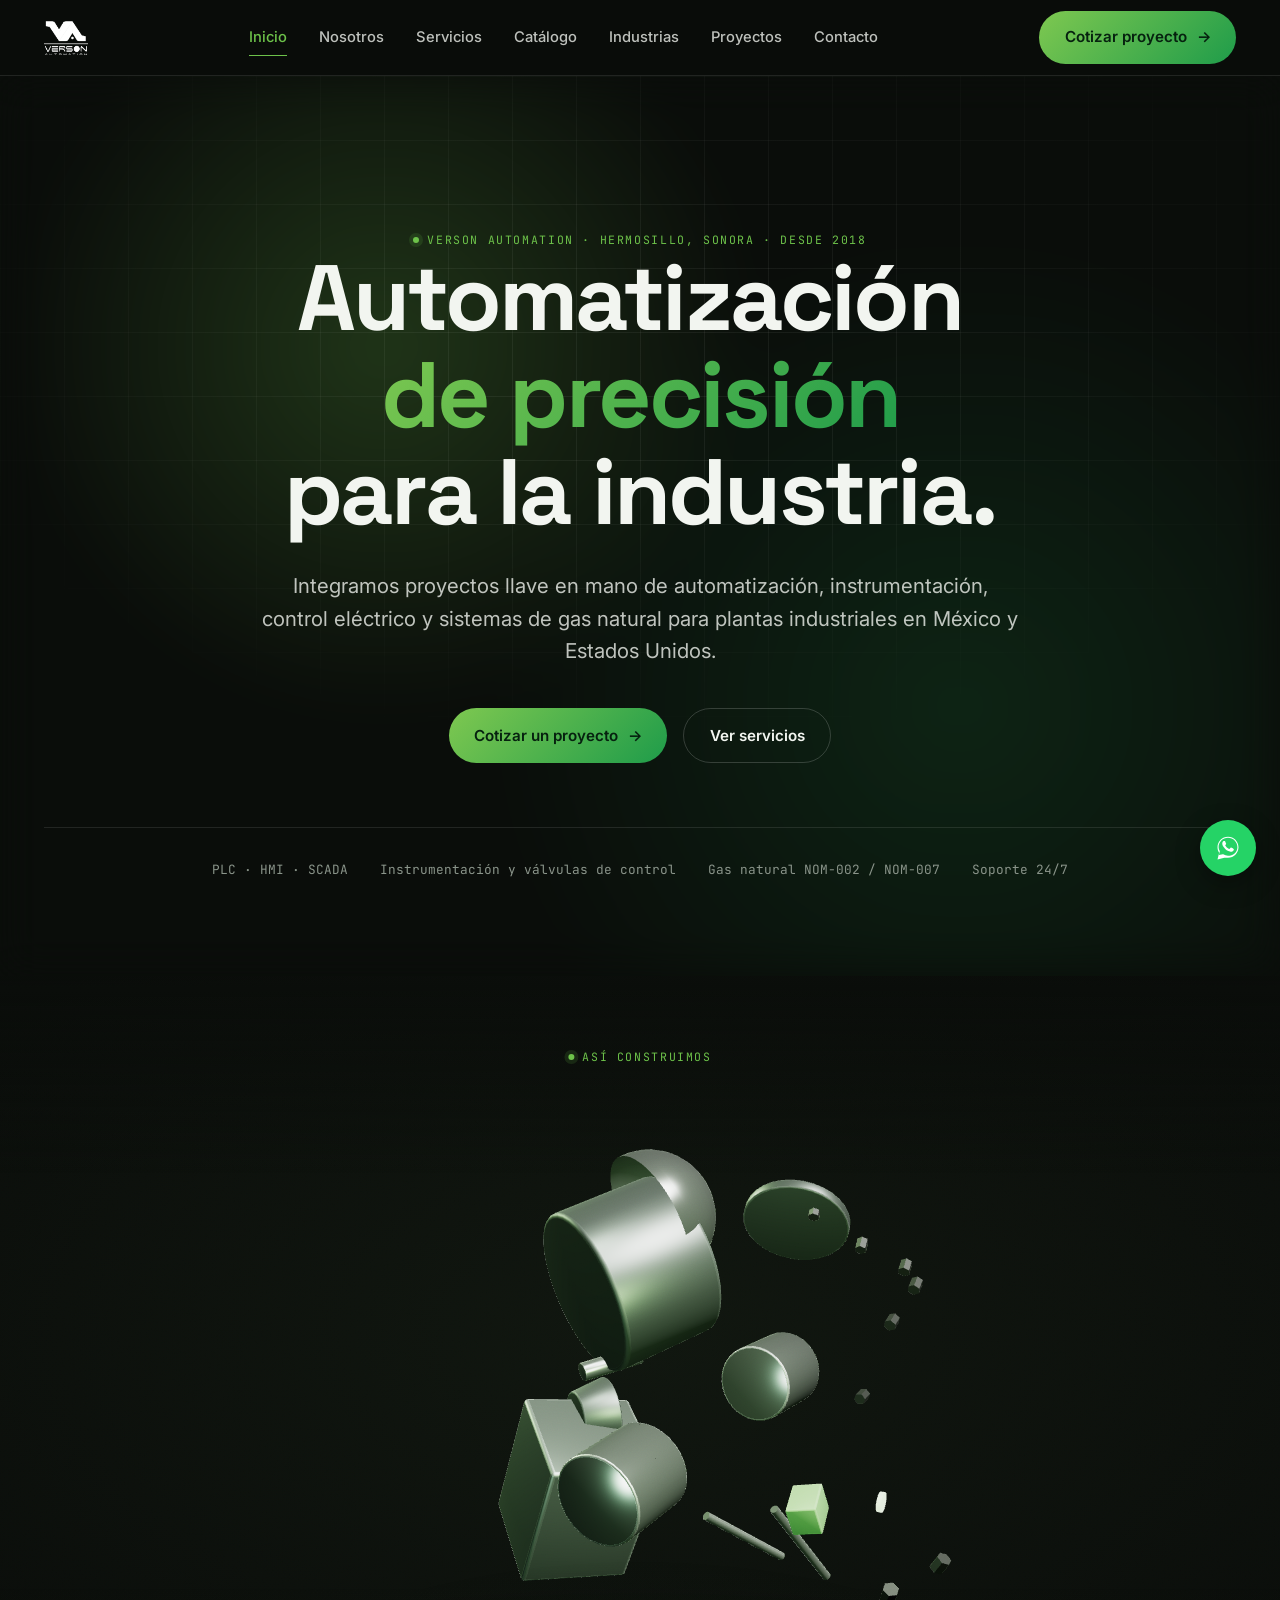
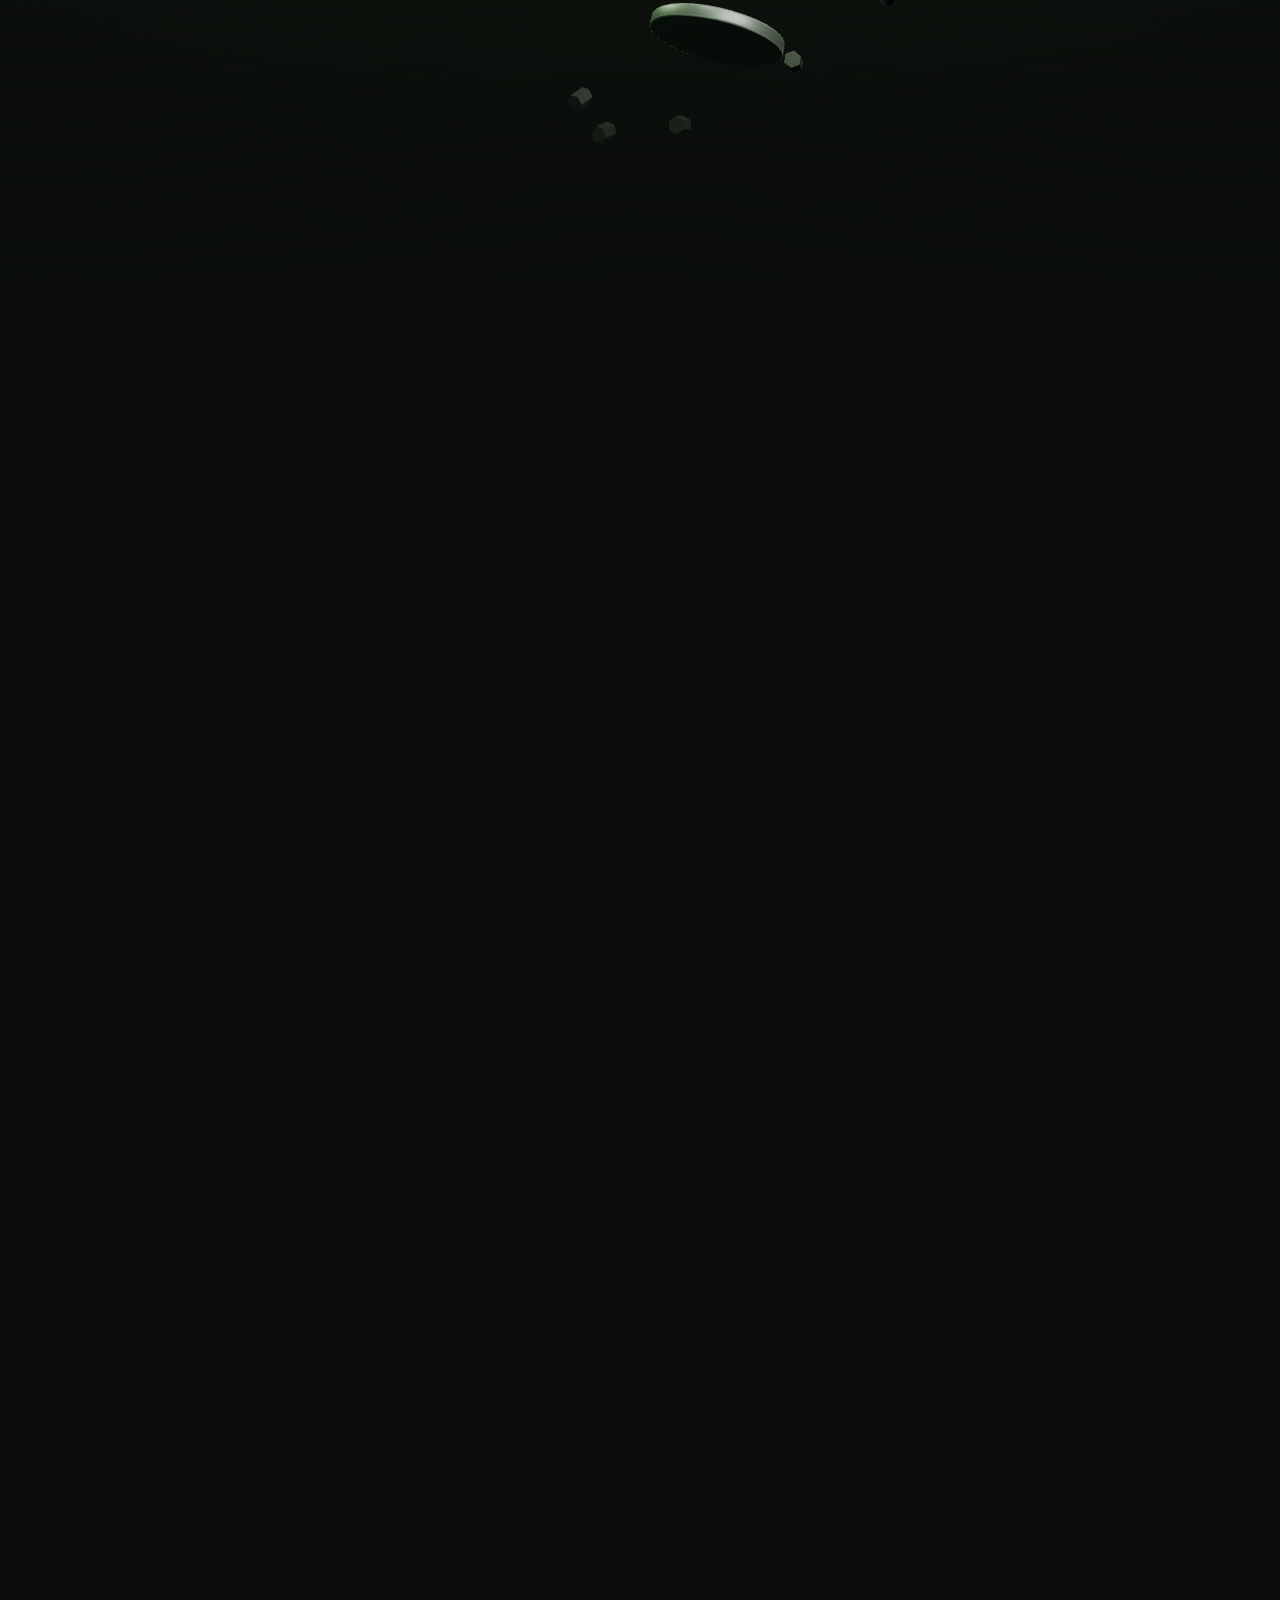
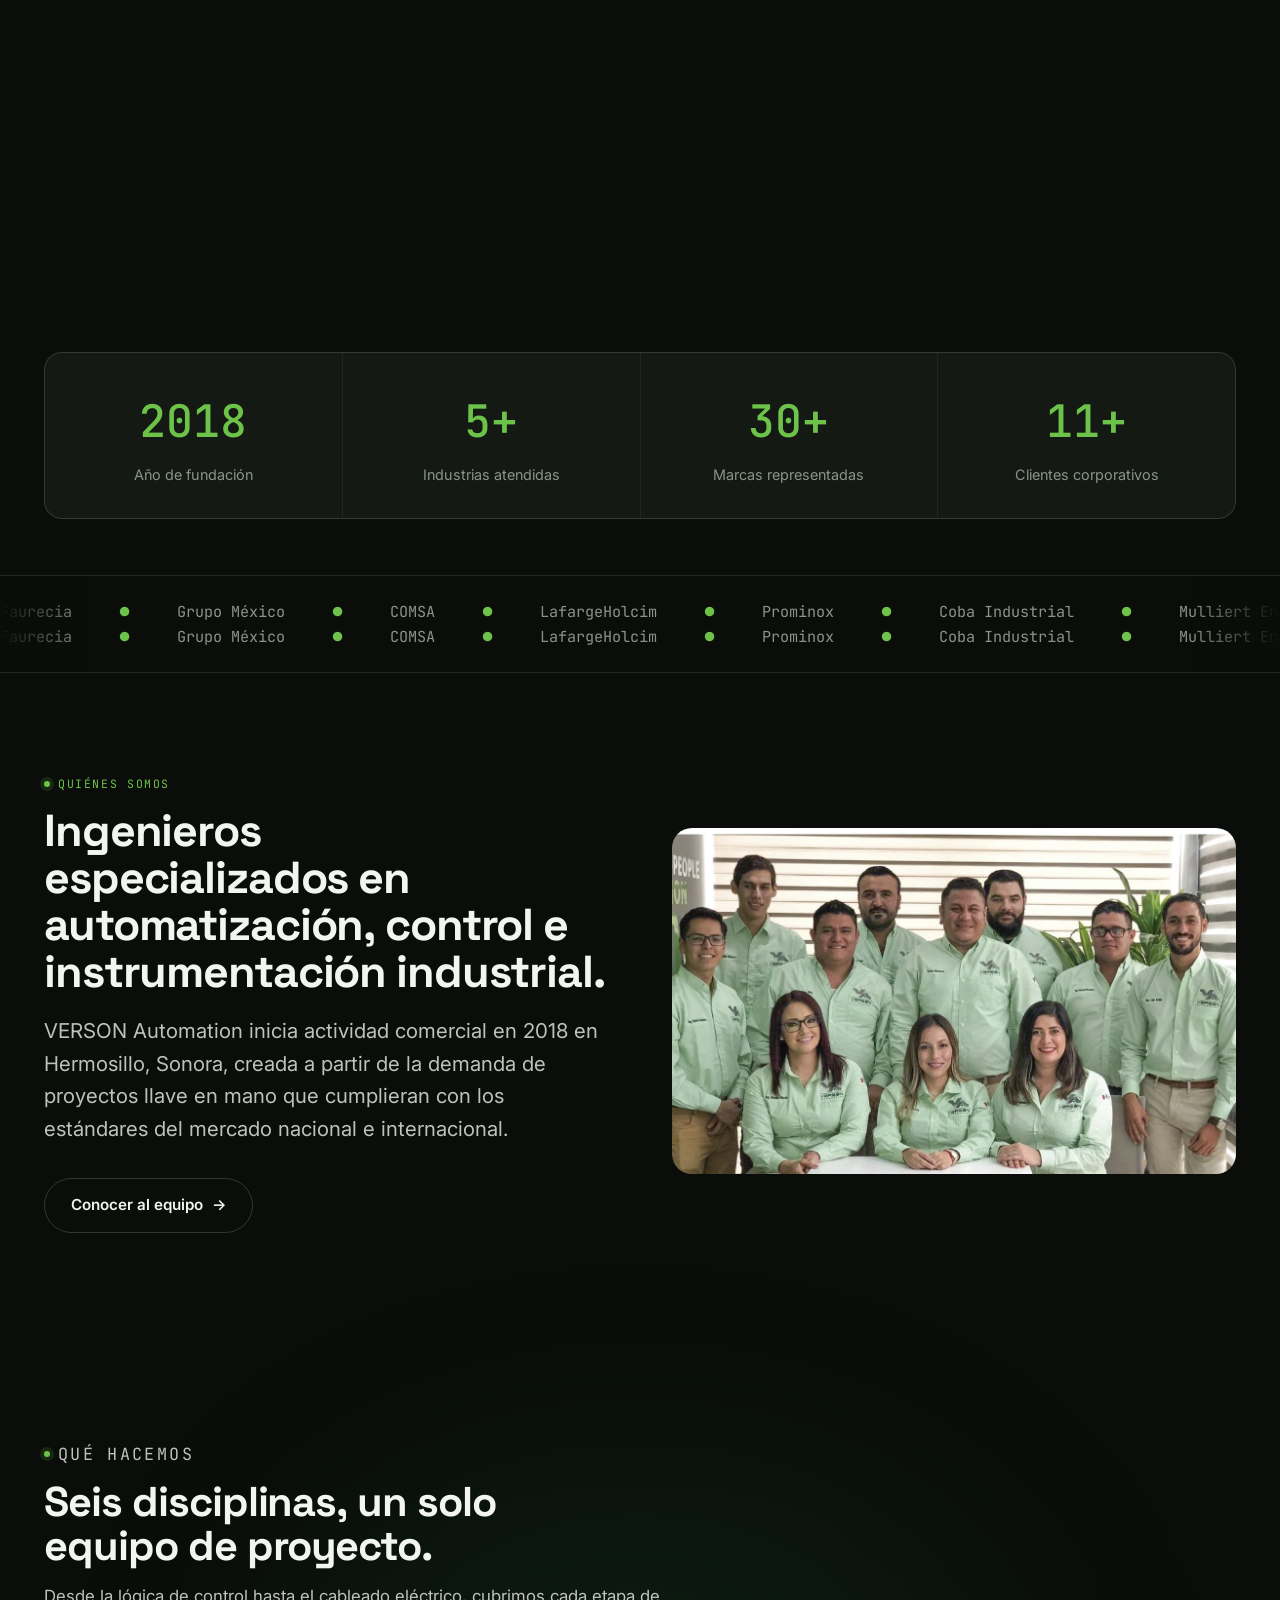
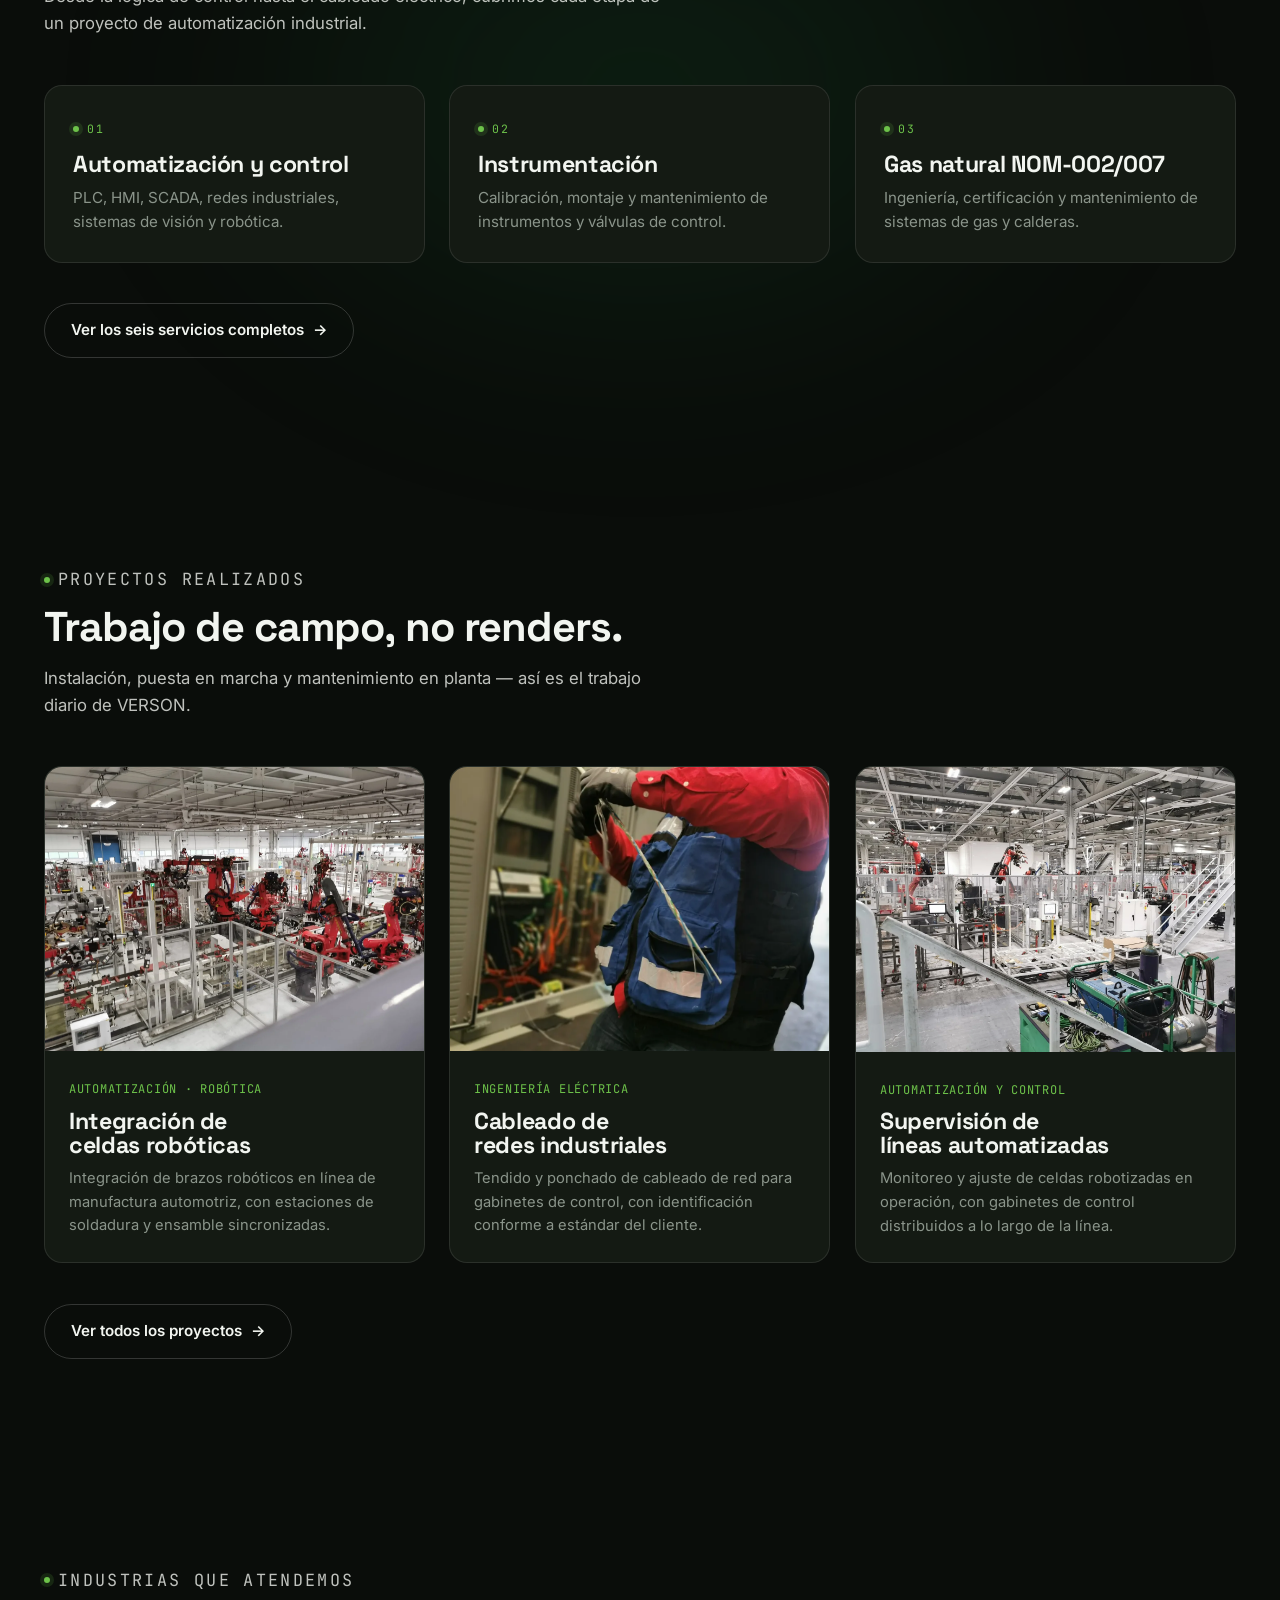
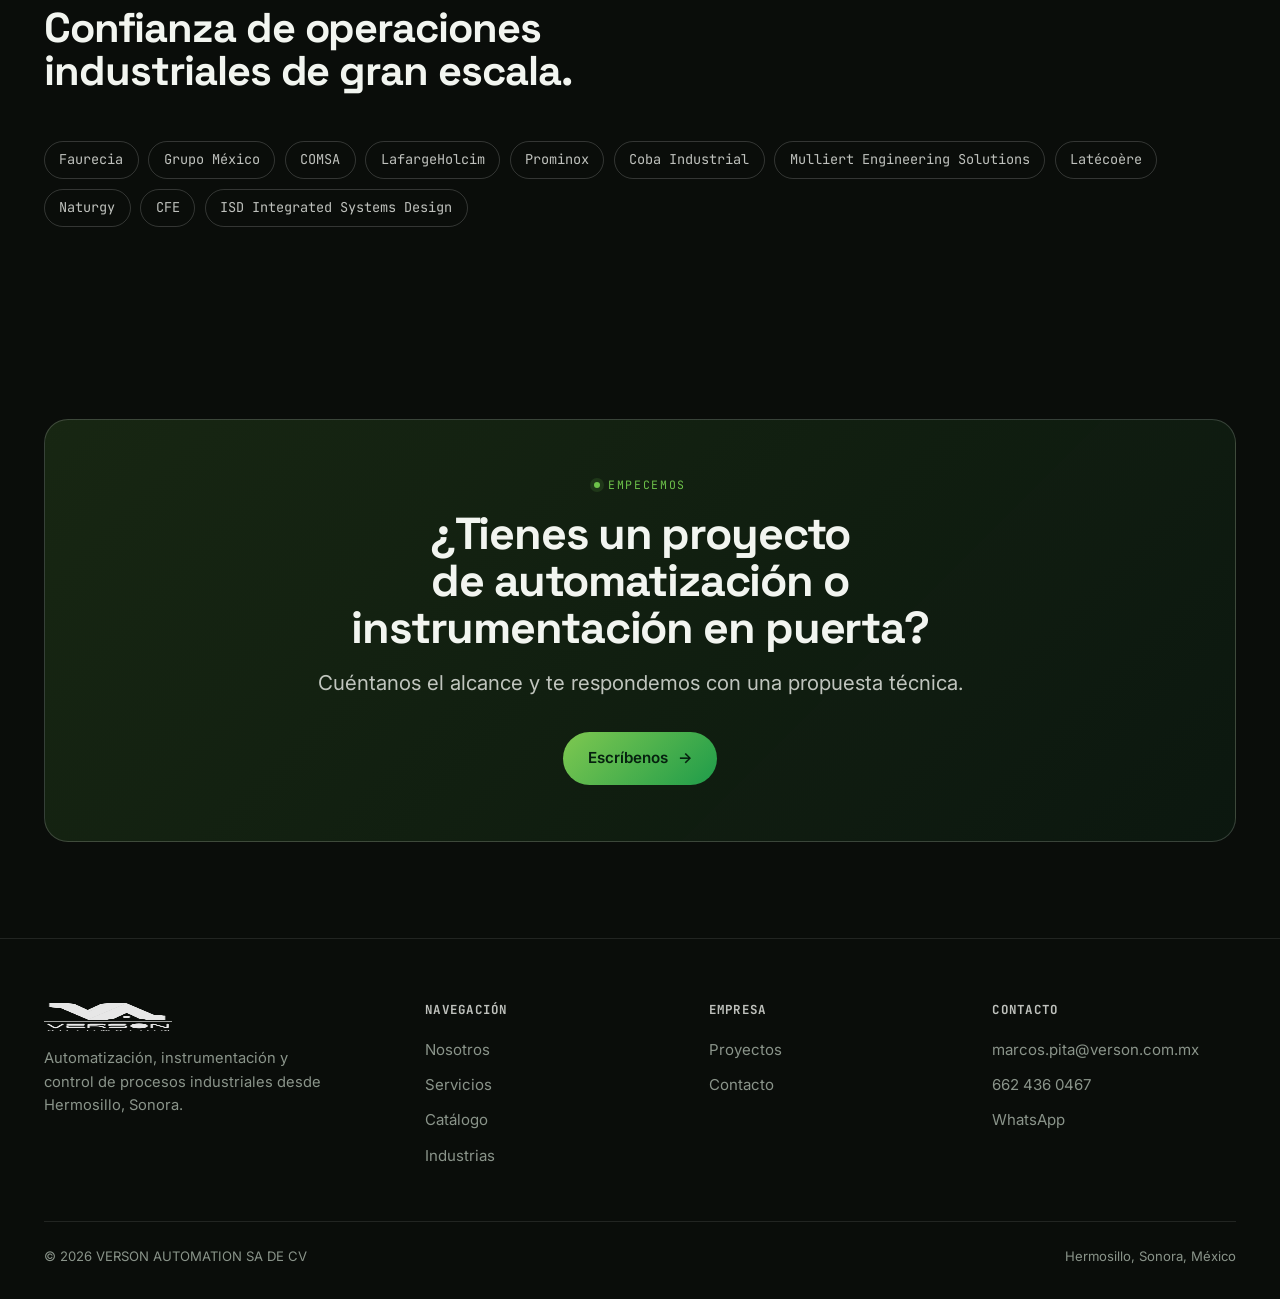
<file: index.html>
<!DOCTYPE html>
<html lang="es-MX">
<head>
<meta charset="UTF-8" />
<meta name="viewport" content="width=device-width, initial-scale=1.0" />
<meta name="google-site-verification" content="YArijYlLZ204_CDWJ08vePE6d2s13ihr4JSaT58LERI" />
<title>VERSON Automation | Automatización, instrumentación y control industrial en Hermosillo, Sonora</title>
<meta name="description" content="VERSON Automation integra proyectos llave en mano de automatización, instrumentación, control eléctrico y sistemas de gas natural para la industria en Hermosillo, Sonora y todo México." />
<link rel="canonical" href="https://www.verson.com.mx/" />

<meta property="og:type" content="website" />
<meta property="og:title" content="VERSON Automation | Automatización industrial en Hermosillo, Sonora" />
<meta property="og:description" content="Proyectos llave en mano de automatización, instrumentación, control eléctrico y sistemas de gas natural para la industria." />
<meta property="og:url" content="https://www.verson.com.mx/" />
<meta property="og:image" content="https://www.verson.com.mx/assets/img/equipo-verson.webp" />
<meta property="og:locale" content="es_MX" />
<meta name="twitter:card" content="summary_large_image" />

<link rel="icon" type="image/png" sizes="32x32" href="assets/img/favicon-32.png" />
<link rel="icon" type="image/png" sizes="16x16" href="assets/img/favicon-16.png" />
<link rel="apple-touch-icon" href="assets/img/favicon-180.png" />

<link rel="preload" as="image" href="assets/img/equipo-verson.webp" fetchpriority="high" />
<link rel="preconnect" href="https://fonts.googleapis.com">
<link rel="preconnect" href="https://fonts.gstatic.com" crossorigin>
<link rel="stylesheet" href="https://fonts.googleapis.com/css2?family=Space+Grotesk:wght@500;600;700&family=Inter:wght@400;500;600;700&family=JetBrains+Mono:wght@400;500&display=swap">
<link rel="stylesheet" href="styles.css?v=20260805b" />

<script type="application/ld+json">
{
  "@context": "https://schema.org",
  "@type": [
    "Organization",
    "ProfessionalService"
  ],
  "@id": "https://www.verson.com.mx/#organization",
  "name": "VERSON AUTOMATION SA DE CV",
  "legalName": "VERSON AUTOMATION SA DE CV",
  "alternateName": "VERSON Automation",
  "url": "https://www.verson.com.mx/",
  "logo": "https://www.verson.com.mx/assets/img/logo-verson.webp",
  "image": "https://www.verson.com.mx/assets/img/equipo-verson.webp",
  "foundingDate": "2018",
  "description": "Integración de proyectos llave en mano de automatización, instrumentación, control eléctrico y sistemas de gas natural para la industria en Hermosillo, Sonora y México.",
  "address": {
    "@type": "PostalAddress",
    "streetAddress": "Ave. Lázaro Cárdenas #255",
    "addressLocality": "Hermosillo",
    "addressRegion": "Sonora",
    "postalCode": "83280",
    "addressCountry": "MX"
  },
  "telephone": "+52-662-436-0467",
  "email": "marcos.pita@verson.com.mx",
  "areaServed": [
    {
      "@type": "Country",
      "name": "Mexico"
    },
    {
      "@type": "Country",
      "name": "United States"
    }
  ],
  "contactPoint": [
    {
      "@type": "ContactPoint",
      "contactType": "sales",
      "telephone": "+52-662-436-0467",
      "email": "marcos.pita@verson.com.mx",
      "areaServed": "MX",
      "availableLanguage": [
        "es",
        "en"
      ]
    }
  ]
}
</script>
<script type="application/ld+json">
{
  "@context": "https://schema.org",
  "@type": "WebSite",
  "@id": "https://www.verson.com.mx/#website",
  "url": "https://www.verson.com.mx/",
  "name": "VERSON Automation",
  "inLanguage": "es-MX",
  "publisher": {
    "@id": "https://www.verson.com.mx/#organization"
  }
}
</script>
</head>
<body>
<div class="scroll-progress" aria-hidden="true"><span data-scroll-progress></span></div>
<a href="#main" class="skip-link">Saltar al contenido</a>

<header class="nav">
  <div class="container">
    <a href="/" class="nav-brand">
      <img src="assets/img/logo-verson.webp" alt="VERSON Automation" width="128" height="98" />
    </a>
    <nav class="nav-links" aria-label="Principal">
      <a href="/" class="is-active">Inicio</a>
      <a href="nosotros">Nosotros</a>
      <a href="servicios">Servicios</a>
      <a href="catalogo">Catálogo</a>
      <a href="industrias">Industrias</a>
      <a href="proyectos">Proyectos</a>
      <a href="contacto">Contacto</a>
    </nav>
    <a href="contacto" class="btn btn-primary nav-cta" data-magnetic data-magnetic-strength="0.2">Cotizar proyecto <span class="btn-arrow">→</span></a>
    <button class="nav-toggle" aria-label="Abrir menú" aria-expanded="false">
      <span></span><span></span><span></span>
    </button>
  </div>
</header>

<div class="mobile-menu">
  <a href="/">Inicio</a>
  <a href="nosotros">Nosotros</a>
  <a href="servicios">Servicios</a>
  <a href="catalogo">Catálogo</a>
  <a href="industrias">Industrias</a>
  <a href="proyectos">Proyectos</a>
  <a href="contacto">Contacto</a>
  <a href="contacto" class="btn btn-primary">Cotizar proyecto →</a>
</div>

<main id="main">

  <section class="hero">
    <div class="hero-gradient"></div>
    <div class="hero-grid-lines"></div>
    <div class="container hero-inner">
      <p class="kicker" style="justify-content:center; display:flex;">VERSON Automation · Hermosillo, Sonora · Desde 2018</p>
      <h1 class="hero-title reveal" data-reveal data-split="words">Automatización <em>de precisión</em><br>para la industria.</h1>
      <p class="lede hero-sub reveal" data-reveal>Integramos proyectos llave en mano de automatización, instrumentación, control eléctrico y sistemas de gas natural para plantas industriales en México y Estados Unidos.</p>
      <div class="hero-actions">
        <a href="contacto" class="btn btn-primary" data-magnetic data-magnetic-strength="0.25">Cotizar un proyecto <span class="btn-arrow">→</span></a>
        <a href="servicios" class="btn btn-ghost">Ver servicios</a>
      </div>
      <div class="hero-meta">
        <span>PLC · HMI · SCADA</span>
        <span>Instrumentación y válvulas de control</span>
        <span>Gas natural NOM-002 / NOM-007</span>
        <span>Soporte 24/7</span>
      </div>
    </div>
  </section>

  <section class="assembly-wrap" data-assembly-wrap>
    <div class="assembly-sticky">
      <div class="assembly-canvas" data-assembly-canvas></div>
      <div class="assembly-grain"></div>
      <div class="assembly-scrim"></div>
      <p class="kicker assembly-kicker">Así construimos</p>
      <div class="assembly-label" data-assembly-label>
        <h2>Cada pieza, en su lugar.</h2>
        <p>Válvulas, actuadores e instrumentación integrados con precisión de ensamble industrial.</p>
      </div>
    </div>
  </section>

  <section class="section section-tight">
    <div class="container">
      <div class="stats-strip" data-stats><div class="stat-card"><div class="stat-value count-up" data-count-to="2018" data-suffix="">0</div><div class="stat-label">Año de fundación</div></div><div class="stat-card"><div class="stat-value count-up" data-count-to="5" data-suffix="+">0</div><div class="stat-label">Industrias atendidas</div></div><div class="stat-card"><div class="stat-value count-up" data-count-to="30" data-suffix="+">0</div><div class="stat-label">Marcas representadas</div></div><div class="stat-card"><div class="stat-value count-up" data-count-to="11" data-suffix="+">0</div><div class="stat-label">Clientes corporativos</div></div></div>
    </div>
  </section>

  <div class="marquee">
    <div class="marquee-track" data-marquee></div>
  </div>

  <section class="section">
    <div class="container">
      <div class="split">
        <div>
          <p class="kicker">Quiénes somos</p>
          <h2 style="margin-top:0.75rem;" data-split="words">Ingenieros especializados en automatización, control e instrumentación industrial.</h2>
          <p class="lede" style="margin-top:1.25rem;">VERSON Automation inicia actividad comercial en 2018 en Hermosillo, Sonora, creada a partir de la demanda de proyectos llave en mano que cumplieran con los estándares del mercado nacional e internacional.</p>
          <a href="nosotros" class="btn btn-ghost" style="margin-top:2rem;">Conocer al equipo <span class="btn-arrow">→</span></a>
        </div>
        <img src="assets/img/equipo-verson.webp" alt="Equipo de ingenieros de VERSON Automation" loading="lazy" decoding="async" data-reveal class="reveal" width="1155" height="710" />
      </div>
    </div>
  </section>

  <section class="section">
    <div class="section-halo"></div>
    <div class="container">
      <div class="section-head">
        <p class="kicker">Qué hacemos</p>
        <h2 data-split="words">Seis disciplinas, un solo equipo de proyecto.</h2>
        <p>Desde la lógica de control hasta el cableado eléctrico, cubrimos cada etapa de un proyecto de automatización industrial.</p>
      </div>
      <div class="grid-3">
        <div class="card" data-reveal>
          <div class="kicker">01</div>
          <h3 style="margin-top:0.75rem;">Automatización y control</h3>
          <p style="color:var(--mute); margin-top:0.6rem; font-size:0.95rem;">PLC, HMI, SCADA, redes industriales, sistemas de visión y robótica.</p>
        </div>
        <div class="card" data-reveal>
          <div class="kicker">02</div>
          <h3 style="margin-top:0.75rem;">Instrumentación</h3>
          <p style="color:var(--mute); margin-top:0.6rem; font-size:0.95rem;">Calibración, montaje y mantenimiento de instrumentos y válvulas de control.</p>
        </div>
        <div class="card" data-reveal>
          <div class="kicker">03</div>
          <h3 style="margin-top:0.75rem;">Gas natural NOM-002/007</h3>
          <p style="color:var(--mute); margin-top:0.6rem; font-size:0.95rem;">Ingeniería, certificación y mantenimiento de sistemas de gas y calderas.</p>
        </div>
      </div>
      <a href="servicios" class="btn btn-ghost" style="margin-top:2.5rem;">Ver los seis servicios completos <span class="btn-arrow">→</span></a>
    </div>
  </section>

  <section class="section">
    <div class="container">
      <div class="section-head">
        <p class="kicker">Proyectos realizados</p>
        <h2 data-split="words">Trabajo de campo, no renders.</h2>
        <p>Instalación, puesta en marcha y mantenimiento en planta — así es el trabajo diario de VERSON.</p>
      </div>
      <div class="grid-3" data-projects data-limit="3"><article class="card project-card" data-reveal><img src="assets/img/proyecto-robotica-linea.webp" alt="Línea de manufactura automotriz con brazos robóticos industriales integrados" loading="lazy" decoding="async" width="640" height="480" /><div class="project-card-body"><span class="project-card-cat">Automatización · Robótica</span><h3>Integración de celdas robóticas</h3><p>Integración de brazos robóticos en línea de manufactura automotriz, con estaciones de soldadura y ensamble sincronizadas.</p></div></article><article class="card project-card" data-reveal><img src="assets/img/proyecto-cableado-redes.webp" alt="Técnico de VERSON Automation cableando red industrial en gabinete de control" loading="lazy" decoding="async" width="640" height="480" /><div class="project-card-body"><span class="project-card-cat">Ingeniería eléctrica</span><h3>Cableado de redes industriales</h3><p>Tendido y ponchado de cableado de red para gabinetes de control, con identificación conforme a estándar del cliente.</p></div></article><article class="card project-card" data-reveal><img src="assets/img/proyecto-supervision-automatizacion.webp" alt="Operador supervisando línea automatizada con celdas robóticas y gabinetes de control" loading="lazy" decoding="async" width="640" height="480" /><div class="project-card-body"><span class="project-card-cat">Automatización y control</span><h3>Supervisión de líneas automatizadas</h3><p>Monitoreo y ajuste de celdas robotizadas en operación, con gabinetes de control distribuidos a lo largo de la línea.</p></div></article></div>
      <a href="proyectos" class="btn btn-ghost" style="margin-top:2.5rem;">Ver todos los proyectos <span class="btn-arrow">→</span></a>
    </div>
  </section>

  <section class="section">
    <div class="container">
      <div class="section-head">
        <p class="kicker">Industrias que atendemos</p>
        <h2 data-split="words">Confianza de operaciones industriales de gran escala.</h2>
      </div>
      <div data-clients><div class="chip-row"><span class="chip">Faurecia</span><span class="chip">Grupo México</span><span class="chip">COMSA</span><span class="chip">LafargeHolcim</span><span class="chip">Prominox</span><span class="chip">Coba Industrial</span><span class="chip">Mulliert Engineering Solutions</span><span class="chip">Latécoère</span><span class="chip">Naturgy</span><span class="chip">CFE</span><span class="chip">ISD Integrated Systems Design</span></div></div>
    </div>
  </section>

  <section class="section">
    <div class="container">
      <div class="cta-band" data-reveal>
        <p class="kicker" style="justify-content:center;display:flex;">Empecemos</p>
        <h2 style="margin-top:1rem;">¿Tienes un proyecto de automatización o instrumentación en puerta?</h2>
        <p class="lede" style="margin:1rem auto 0;text-align:center;">Cuéntanos el alcance y te respondemos con una propuesta técnica.</p>
        <a href="contacto" class="btn btn-primary">Escríbenos <span class="btn-arrow">→</span></a>
      </div>
    </div>
  </section>

</main>

<footer class="footer">
  <div class="container">
    <div class="footer-grid">
      <div>
        <div class="footer-brand">
          <img src="assets/img/logo-verson.webp" alt="VERSON Automation" width="128" height="98" />
        </div>
        <p style="max-width:32ch;font-size:0.92rem;">Automatización, instrumentación y control de procesos industriales desde Hermosillo, Sonora.</p>
      </div>
      <div>
        <h4>Navegación</h4>
        <a href="nosotros">Nosotros</a>
        <a href="servicios">Servicios</a>
        <a href="catalogo">Catálogo</a>
        <a href="industrias">Industrias</a>
      </div>
      <div>
        <h4>Empresa</h4>
        <a href="proyectos">Proyectos</a>
        <a href="contacto">Contacto</a>
      </div>
      <div>
        <h4>Contacto</h4>
        <a href="mailto:marcos.pita@verson.com.mx">marcos.pita@verson.com.mx</a>
        <a href="tel:+526624360467">662 436 0467</a>
        <a href="https://wa.me/526341081686" target="_blank" rel="noopener">WhatsApp</a>
      </div>
    </div>
    <div class="footer-bottom">
      <span>© <span data-year></span> VERSON AUTOMATION SA DE CV</span>
      <span>Hermosillo, Sonora, México</span>
    </div>
  </div>
</footer>

<a class="whatsapp-float" href="https://wa.me/526341081686?text=Hola%2C%20me%20gustar%C3%ADa%20cotizar%20un%20proyecto%20con%20VERSON%20Automation." target="_blank" rel="noopener" aria-label="Escribir por WhatsApp para cotizar">
  <svg viewBox="0 0 32 32" fill="currentColor" aria-hidden="true"><path d="M16.001 3C9.373 3 4 8.373 4 15c0 2.362.687 4.564 1.872 6.418L4 29l7.79-1.84A11.94 11.94 0 0 0 16.001 27C22.63 27 28 21.627 28 15S22.63 3 16.001 3zm0 21.75c-1.98 0-3.85-.55-5.44-1.5l-.39-.23-4.62 1.09 1.14-4.5-.25-.4A9.7 9.7 0 0 1 5.25 15c0-5.93 4.82-10.75 10.75-10.75S26.75 9.07 26.75 15 21.93 24.75 16 24.75zm5.9-8.14c-.32-.16-1.9-.94-2.2-1.05-.3-.11-.51-.16-.73.16-.22.32-.84 1.05-1.03 1.27-.19.22-.38.24-.7.08-.32-.16-1.35-.5-2.57-1.59-.95-.85-1.59-1.9-1.78-2.22-.19-.32-.02-.49.14-.65.14-.14.32-.38.48-.57.16-.19.21-.32.32-.54.11-.22.05-.4-.03-.57-.08-.16-.73-1.76-1-2.41-.26-.63-.53-.54-.73-.55h-.62c-.22 0-.57.08-.86.4-.3.32-1.13 1.1-1.13 2.7 0 1.6 1.16 3.14 1.32 3.36.16.22 2.29 3.5 5.55 4.91.78.34 1.38.54 1.86.69.78.25 1.49.21 2.05.13.63-.09 1.9-.78 2.17-1.53.27-.75.27-1.4.19-1.53-.08-.13-.29-.21-.61-.37z"/></svg>
</a>
<script defer src="lib/gsap.min.js"></script>
<script defer src="lib/ScrollTrigger.min.js"></script>
<script defer src="lib/three.min.js"></script>
<script defer src="lib/GLTFLoader.js"></script>
<script defer src="lib/three-scene.js?v=20260720e"></script>
<script defer src="lib/manifest.js?v=20260805"></script>
<script defer src="main.js?v=20260805c"></script>
</body>
</html>
</file>
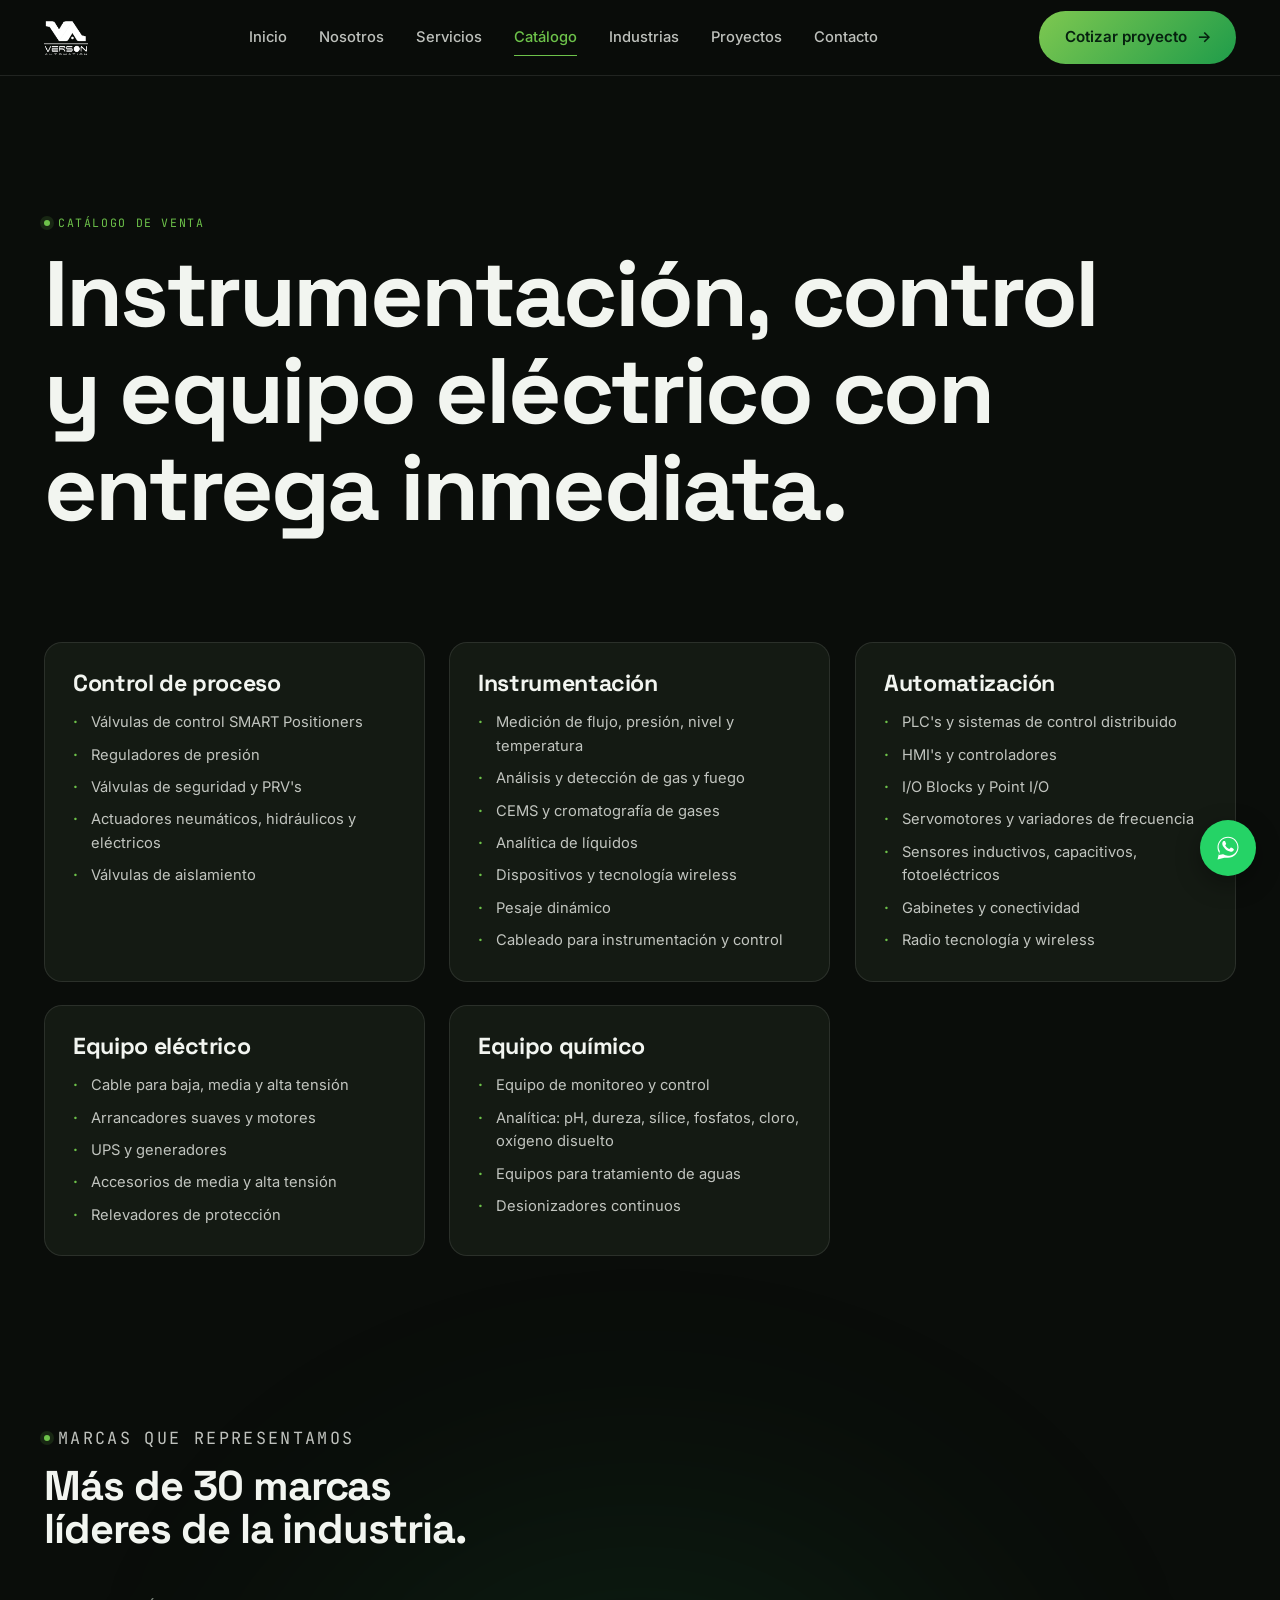
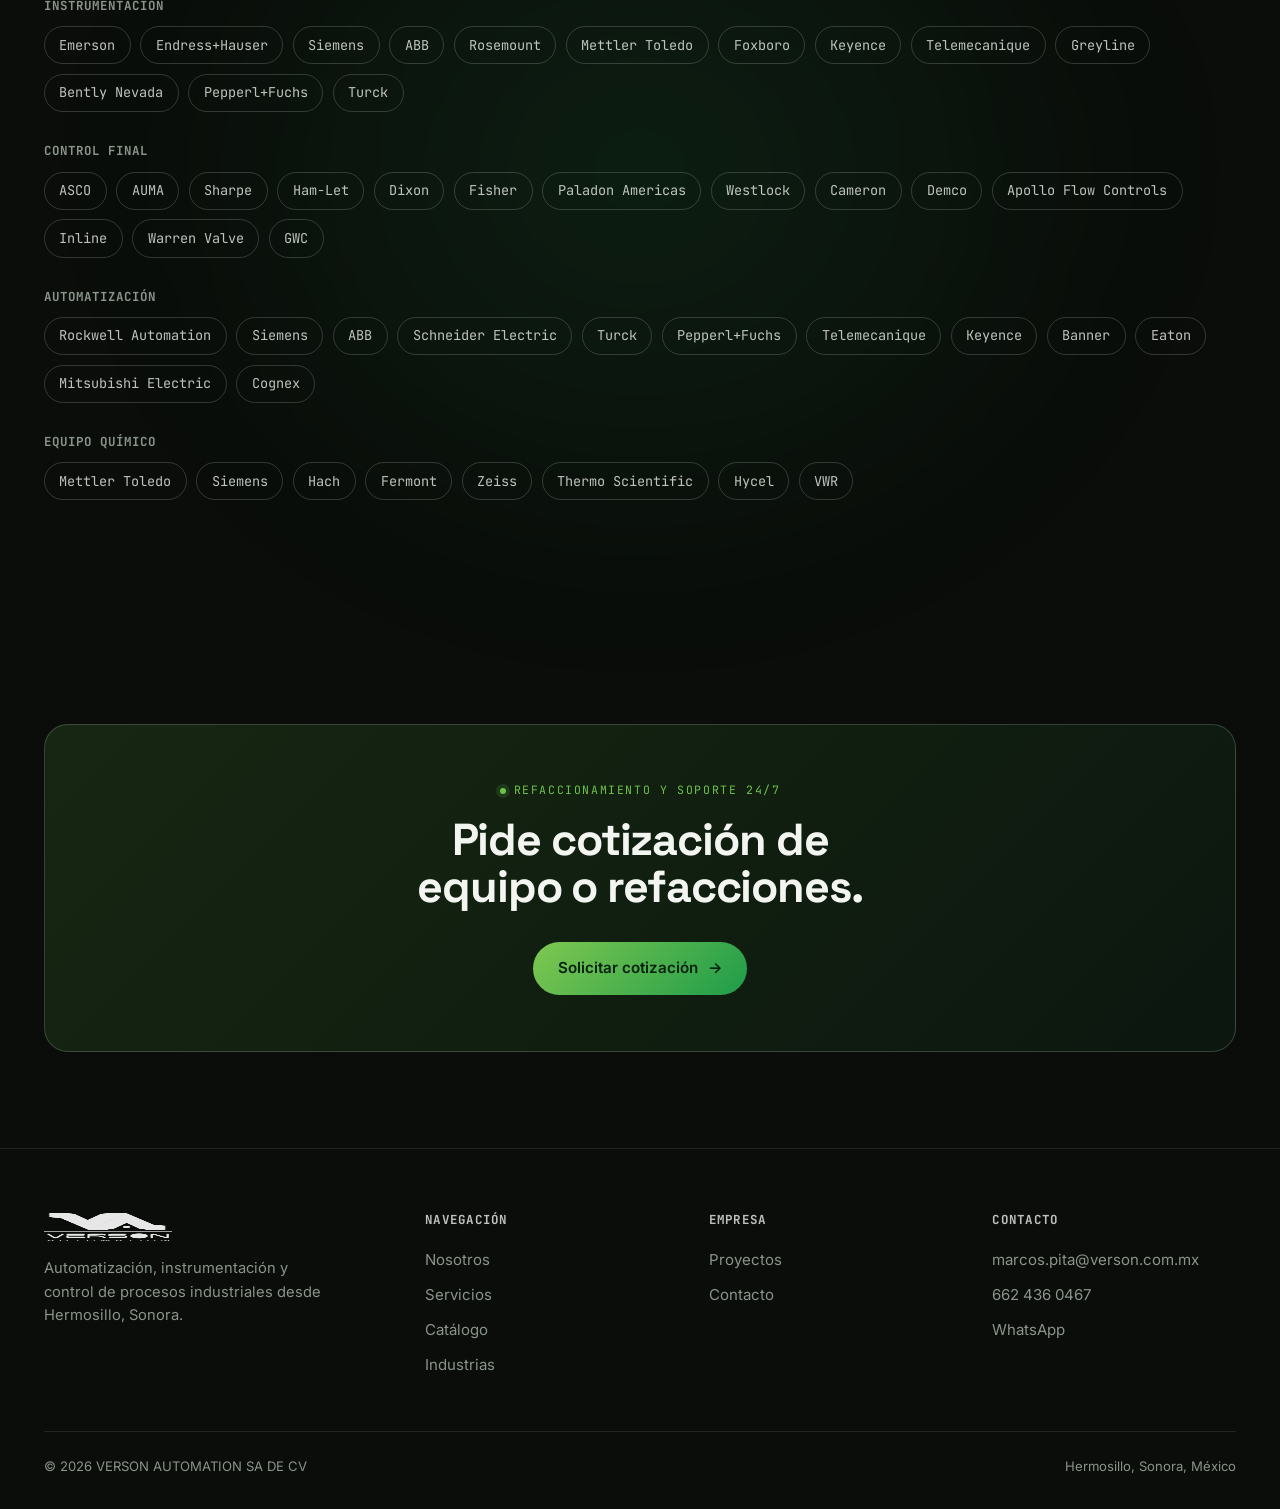
<file: catalogo.html>
<!DOCTYPE html>
<html lang="es-MX">
<head>
<meta charset="UTF-8" />
<meta name="viewport" content="width=device-width, initial-scale=1.0" />
<title>Catálogo | VERSON Automation — Instrumentación, automatización y equipo eléctrico</title>
<meta name="description" content="Catálogo de venta de instrumentación, control de proceso, automatización, equipo eléctrico y equipo químico. Representamos más de 30 marcas: Emerson, Siemens, ABB, Rockwell, Rosemount y más." />
<link rel="canonical" href="https://www.verson.com.mx/catalogo" />
<meta property="og:type" content="website" />
<meta property="og:title" content="Catálogo | VERSON Automation" />
<meta property="og:description" content="Instrumentación, control de proceso, automatización y equipo eléctrico de más de 30 marcas líderes." />
<meta property="og:url" content="https://www.verson.com.mx/catalogo" />
<meta property="og:image" content="https://www.verson.com.mx/assets/img/proyecto-etiquetado-tableros.webp" />
<meta property="og:locale" content="es_MX" />

<link rel="icon" type="image/png" sizes="32x32" href="assets/img/favicon-32.png" />
<link rel="icon" type="image/png" sizes="16x16" href="assets/img/favicon-16.png" />
<link rel="apple-touch-icon" href="assets/img/favicon-180.png" />

<link rel="preconnect" href="https://fonts.googleapis.com">
<link rel="preconnect" href="https://fonts.gstatic.com" crossorigin>
<link rel="stylesheet" href="https://fonts.googleapis.com/css2?family=Space+Grotesk:wght@500;600;700&family=Inter:wght@400;500;600;700&family=JetBrains+Mono:wght@400;500&display=swap">
<link rel="stylesheet" href="styles.css?v=20260805b" />
<script type="application/ld+json">
{
  "@context": "https://schema.org",
  "@type": [
    "Organization",
    "ProfessionalService"
  ],
  "@id": "https://www.verson.com.mx/#organization",
  "name": "VERSON AUTOMATION SA DE CV",
  "legalName": "VERSON AUTOMATION SA DE CV",
  "alternateName": "VERSON Automation",
  "url": "https://www.verson.com.mx/",
  "logo": "https://www.verson.com.mx/assets/img/logo-verson.webp",
  "image": "https://www.verson.com.mx/assets/img/equipo-verson.webp",
  "foundingDate": "2018",
  "description": "Integración de proyectos llave en mano de automatización, instrumentación, control eléctrico y sistemas de gas natural para la industria en Hermosillo, Sonora y México.",
  "address": {
    "@type": "PostalAddress",
    "streetAddress": "Ave. Lázaro Cárdenas #255",
    "addressLocality": "Hermosillo",
    "addressRegion": "Sonora",
    "postalCode": "83280",
    "addressCountry": "MX"
  },
  "telephone": "+52-662-436-0467",
  "email": "marcos.pita@verson.com.mx",
  "areaServed": [
    {
      "@type": "Country",
      "name": "Mexico"
    },
    {
      "@type": "Country",
      "name": "United States"
    }
  ],
  "contactPoint": [
    {
      "@type": "ContactPoint",
      "contactType": "sales",
      "telephone": "+52-662-436-0467",
      "email": "marcos.pita@verson.com.mx",
      "areaServed": "MX",
      "availableLanguage": [
        "es",
        "en"
      ]
    }
  ]
}
</script>
<script type="application/ld+json">
{
  "@context": "https://schema.org",
  "@type": "BreadcrumbList",
  "itemListElement": [
    {
      "@type": "ListItem",
      "position": 1,
      "name": "Inicio",
      "item": "https://www.verson.com.mx/"
    },
    {
      "@type": "ListItem",
      "position": 2,
      "name": "Catálogo",
      "item": "https://www.verson.com.mx/catalogo"
    }
  ]
}
</script>
</head>
<body>
<div class="scroll-progress" aria-hidden="true"><span data-scroll-progress></span></div>
<a href="#main" class="skip-link">Saltar al contenido</a>

<header class="nav">
  <div class="container">
    <a href="/" class="nav-brand">
      <img src="assets/img/logo-verson.webp" alt="VERSON Automation" width="128" height="98" />
    </a>
    <nav class="nav-links" aria-label="Principal">
      <a href="/">Inicio</a>
      <a href="nosotros">Nosotros</a>
      <a href="servicios">Servicios</a>
      <a href="catalogo" class="is-active">Catálogo</a>
      <a href="industrias">Industrias</a>
      <a href="proyectos">Proyectos</a>
      <a href="contacto">Contacto</a>
    </nav>
    <a href="contacto" class="btn btn-primary nav-cta" data-magnetic data-magnetic-strength="0.2">Cotizar proyecto <span class="btn-arrow">→</span></a>
    <button class="nav-toggle" aria-label="Abrir menú" aria-expanded="false">
      <span></span><span></span><span></span>
    </button>
  </div>
</header>

<div class="mobile-menu">
  <a href="/">Inicio</a>
  <a href="nosotros">Nosotros</a>
  <a href="servicios">Servicios</a>
  <a href="catalogo">Catálogo</a>
  <a href="industrias">Industrias</a>
  <a href="proyectos">Proyectos</a>
  <a href="contacto">Contacto</a>
  <a href="contacto" class="btn btn-primary">Cotizar proyecto →</a>
</div>

<main id="main">

  <section class="page-hero">
    <div class="container">
      <p class="kicker">Catálogo de venta</p>
      <h1 style="margin-top:0.75rem;" data-split="words">Instrumentación, control y equipo eléctrico con entrega inmediata.</h1>
    </div>
  </section>

  <section class="section-tight">
    <div class="container">
      <div class="grid-3" data-catalog><div class="card catalog-card" data-reveal><h3>Control de proceso</h3><ul><li>Válvulas de control SMART Positioners</li><li>Reguladores de presión</li><li>Válvulas de seguridad y PRV&#39;s</li><li>Actuadores neumáticos, hidráulicos y eléctricos</li><li>Válvulas de aislamiento</li></ul></div><div class="card catalog-card" data-reveal><h3>Instrumentación</h3><ul><li>Medición de flujo, presión, nivel y temperatura</li><li>Análisis y detección de gas y fuego</li><li>CEMS y cromatografía de gases</li><li>Analítica de líquidos</li><li>Dispositivos y tecnología wireless</li><li>Pesaje dinámico</li><li>Cableado para instrumentación y control</li></ul></div><div class="card catalog-card" data-reveal><h3>Automatización</h3><ul><li>PLC&#39;s y sistemas de control distribuido</li><li>HMI&#39;s y controladores</li><li>I/O Blocks y Point I/O</li><li>Servomotores y variadores de frecuencia</li><li>Sensores inductivos, capacitivos, fotoeléctricos</li><li>Gabinetes y conectividad</li><li>Radio tecnología y wireless</li></ul></div><div class="card catalog-card" data-reveal><h3>Equipo eléctrico</h3><ul><li>Cable para baja, media y alta tensión</li><li>Arrancadores suaves y motores</li><li>UPS y generadores</li><li>Accesorios de media y alta tensión</li><li>Relevadores de protección</li></ul></div><div class="card catalog-card" data-reveal><h3>Equipo químico</h3><ul><li>Equipo de monitoreo y control</li><li>Analítica: pH, dureza, sílice, fosfatos, cloro, oxígeno disuelto</li><li>Equipos para tratamiento de aguas</li><li>Desionizadores continuos</li></ul></div></div>
    </div>
  </section>

  <section class="section">
    <div class="section-halo"></div>
    <div class="container">
      <div class="section-head">
        <p class="kicker">Marcas que representamos</p>
        <h2 data-split="words">Más de 30 marcas líderes de la industria.</h2>
      </div>
      <div data-brands><div class="reveal" data-reveal style="margin-bottom:2rem;"><h4 style="font-family:var(--font-mono);font-size:0.78rem;text-transform:uppercase;letter-spacing:0.08em;color:var(--mute);margin-bottom:0.9rem;">Instrumentación</h4><div class="chip-row"><span class="chip">Emerson</span><span class="chip">Endress+Hauser</span><span class="chip">Siemens</span><span class="chip">ABB</span><span class="chip">Rosemount</span><span class="chip">Mettler Toledo</span><span class="chip">Foxboro</span><span class="chip">Keyence</span><span class="chip">Telemecanique</span><span class="chip">Greyline</span><span class="chip">Bently Nevada</span><span class="chip">Pepperl+Fuchs</span><span class="chip">Turck</span></div></div><div class="reveal" data-reveal style="margin-bottom:2rem;"><h4 style="font-family:var(--font-mono);font-size:0.78rem;text-transform:uppercase;letter-spacing:0.08em;color:var(--mute);margin-bottom:0.9rem;">Control final</h4><div class="chip-row"><span class="chip">ASCO</span><span class="chip">AUMA</span><span class="chip">Sharpe</span><span class="chip">Ham-Let</span><span class="chip">Dixon</span><span class="chip">Fisher</span><span class="chip">Paladon Americas</span><span class="chip">Westlock</span><span class="chip">Cameron</span><span class="chip">Demco</span><span class="chip">Apollo Flow Controls</span><span class="chip">Inline</span><span class="chip">Warren Valve</span><span class="chip">GWC</span></div></div><div class="reveal" data-reveal style="margin-bottom:2rem;"><h4 style="font-family:var(--font-mono);font-size:0.78rem;text-transform:uppercase;letter-spacing:0.08em;color:var(--mute);margin-bottom:0.9rem;">Automatización</h4><div class="chip-row"><span class="chip">Rockwell Automation</span><span class="chip">Siemens</span><span class="chip">ABB</span><span class="chip">Schneider Electric</span><span class="chip">Turck</span><span class="chip">Pepperl+Fuchs</span><span class="chip">Telemecanique</span><span class="chip">Keyence</span><span class="chip">Banner</span><span class="chip">Eaton</span><span class="chip">Mitsubishi Electric</span><span class="chip">Cognex</span></div></div><div class="reveal" data-reveal style="margin-bottom:2rem;"><h4 style="font-family:var(--font-mono);font-size:0.78rem;text-transform:uppercase;letter-spacing:0.08em;color:var(--mute);margin-bottom:0.9rem;">Equipo químico</h4><div class="chip-row"><span class="chip">Mettler Toledo</span><span class="chip">Siemens</span><span class="chip">Hach</span><span class="chip">Fermont</span><span class="chip">Zeiss</span><span class="chip">Thermo Scientific</span><span class="chip">Hycel</span><span class="chip">VWR</span></div></div></div>
    </div>
  </section>

  <section class="section">
    <div class="container">
      <div class="cta-band" data-reveal>
        <p class="kicker" style="justify-content:center;display:flex;">Refaccionamiento y soporte 24/7</p>
        <h2 style="margin-top:1rem;">Pide cotización de equipo o refacciones.</h2>
        <a href="contacto" class="btn btn-primary">Solicitar cotización <span class="btn-arrow">→</span></a>
      </div>
    </div>
  </section>

</main>

<footer class="footer">
  <div class="container">
    <div class="footer-grid">
      <div>
        <div class="footer-brand">
          <img src="assets/img/logo-verson.webp" alt="VERSON Automation" width="128" height="98" />
        </div>
        <p style="max-width:32ch;font-size:0.92rem;">Automatización, instrumentación y control de procesos industriales desde Hermosillo, Sonora.</p>
      </div>
      <div>
        <h4>Navegación</h4>
        <a href="nosotros">Nosotros</a>
        <a href="servicios">Servicios</a>
        <a href="catalogo">Catálogo</a>
        <a href="industrias">Industrias</a>
      </div>
      <div>
        <h4>Empresa</h4>
        <a href="proyectos">Proyectos</a>
        <a href="contacto">Contacto</a>
      </div>
      <div>
        <h4>Contacto</h4>
        <a href="mailto:marcos.pita@verson.com.mx">marcos.pita@verson.com.mx</a>
        <a href="tel:+526624360467">662 436 0467</a>
        <a href="https://wa.me/526341081686" target="_blank" rel="noopener">WhatsApp</a>
      </div>
    </div>
    <div class="footer-bottom">
      <span>© <span data-year></span> VERSON AUTOMATION SA DE CV</span>
      <span>Hermosillo, Sonora, México</span>
    </div>
  </div>
</footer>

<a class="whatsapp-float" href="https://wa.me/526341081686?text=Hola%2C%20me%20gustar%C3%ADa%20cotizar%20un%20proyecto%20con%20VERSON%20Automation." target="_blank" rel="noopener" aria-label="Escribir por WhatsApp para cotizar">
  <svg viewBox="0 0 32 32" fill="currentColor" aria-hidden="true"><path d="M16.001 3C9.373 3 4 8.373 4 15c0 2.362.687 4.564 1.872 6.418L4 29l7.79-1.84A11.94 11.94 0 0 0 16.001 27C22.63 27 28 21.627 28 15S22.63 3 16.001 3zm0 21.75c-1.98 0-3.85-.55-5.44-1.5l-.39-.23-4.62 1.09 1.14-4.5-.25-.4A9.7 9.7 0 0 1 5.25 15c0-5.93 4.82-10.75 10.75-10.75S26.75 9.07 26.75 15 21.93 24.75 16 24.75zm5.9-8.14c-.32-.16-1.9-.94-2.2-1.05-.3-.11-.51-.16-.73.16-.22.32-.84 1.05-1.03 1.27-.19.22-.38.24-.7.08-.32-.16-1.35-.5-2.57-1.59-.95-.85-1.59-1.9-1.78-2.22-.19-.32-.02-.49.14-.65.14-.14.32-.38.48-.57.16-.19.21-.32.32-.54.11-.22.05-.4-.03-.57-.08-.16-.73-1.76-1-2.41-.26-.63-.53-.54-.73-.55h-.62c-.22 0-.57.08-.86.4-.3.32-1.13 1.1-1.13 2.7 0 1.6 1.16 3.14 1.32 3.36.16.22 2.29 3.5 5.55 4.91.78.34 1.38.54 1.86.69.78.25 1.49.21 2.05.13.63-.09 1.9-.78 2.17-1.53.27-.75.27-1.4.19-1.53-.08-.13-.29-.21-.61-.37z"/></svg>
</a>
<script defer src="lib/gsap.min.js"></script>
<script defer src="lib/ScrollTrigger.min.js"></script>
<script defer src="lib/manifest.js?v=20260805"></script>
<script defer src="main.js?v=20260805c"></script>
</body>
</html>
</file>
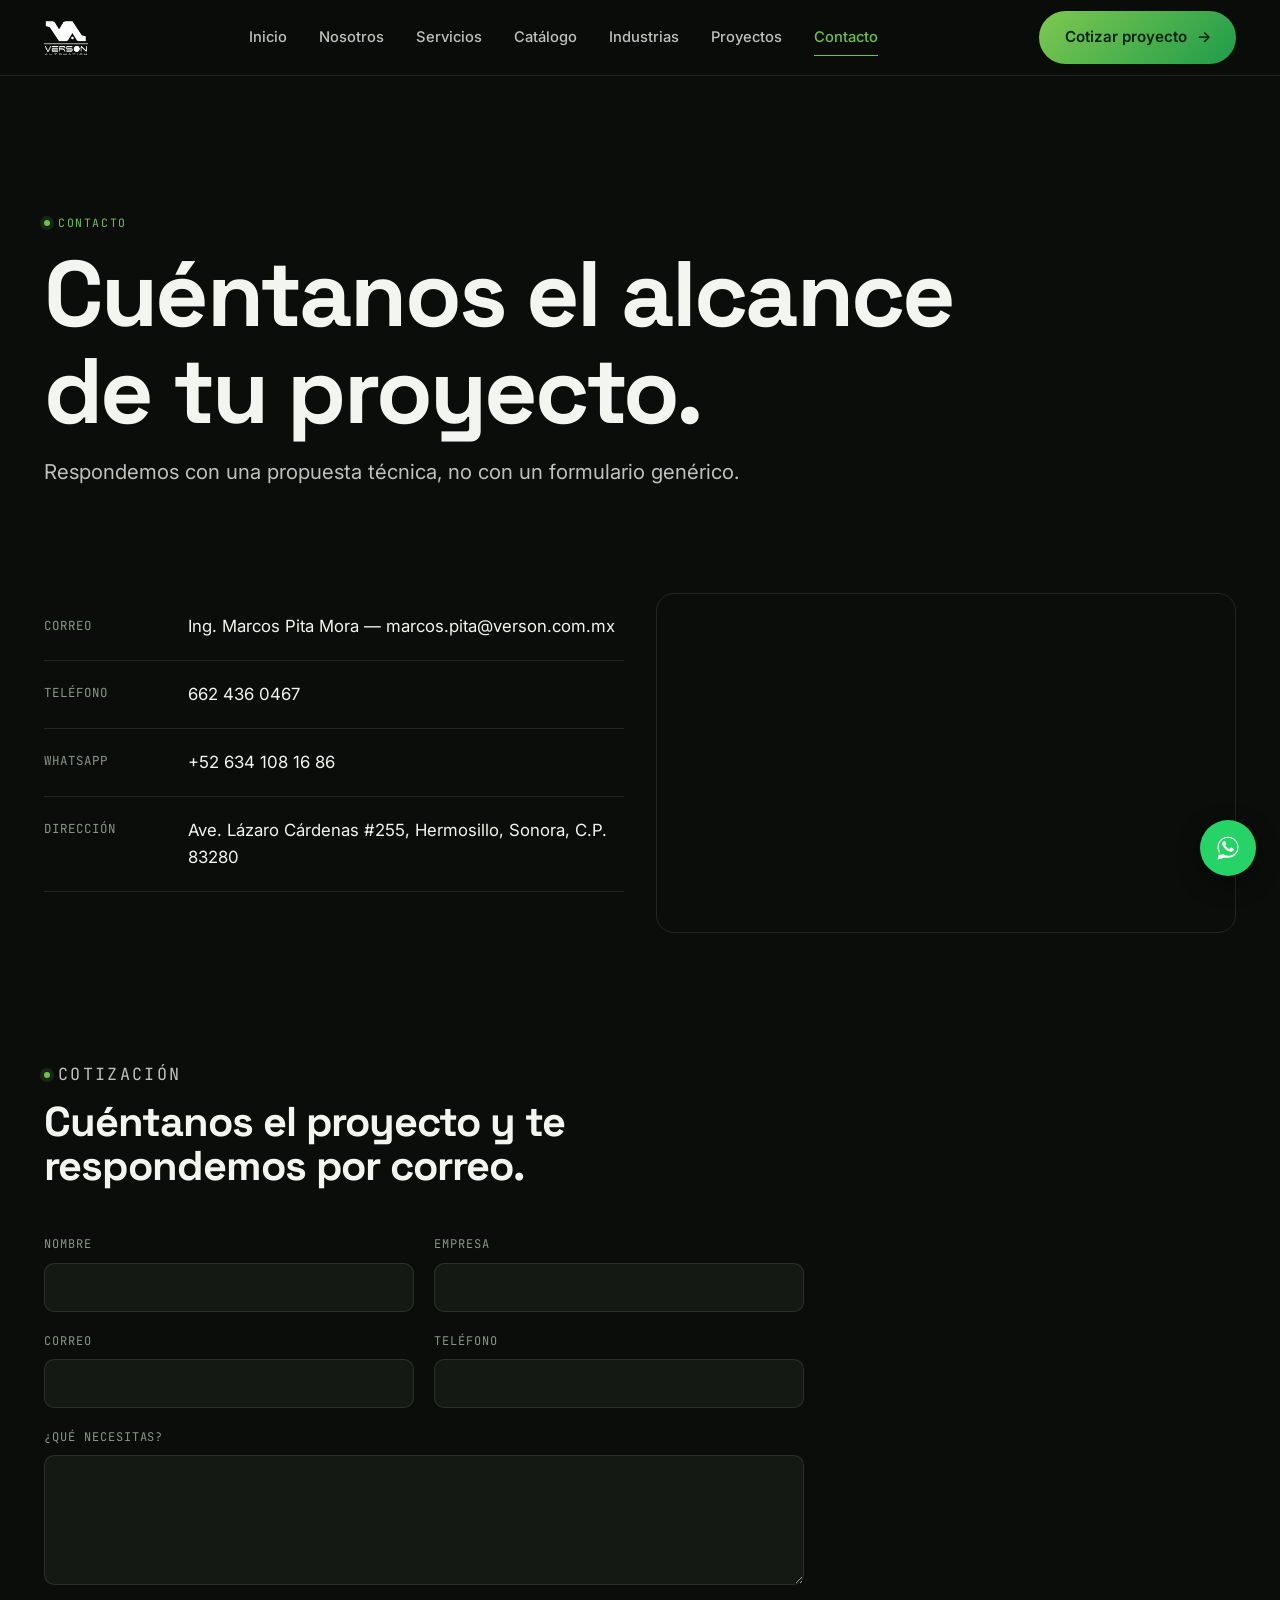
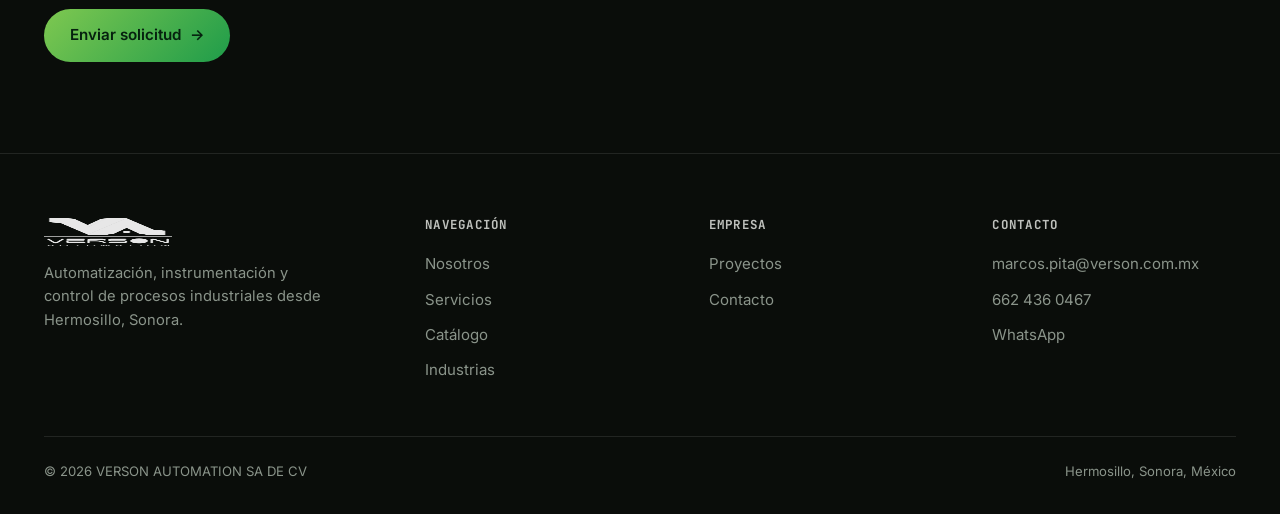
<file: contacto.html>
<!DOCTYPE html>
<html lang="es-MX">
<head>
<meta charset="UTF-8" />
<meta name="viewport" content="width=device-width, initial-scale=1.0" />
<title>Contacto | VERSON Automation — Hermosillo, Sonora</title>
<meta name="description" content="Contacta a VERSON Automation en Hermosillo, Sonora. Cotiza proyectos de automatización, instrumentación, eléctrico y gas natural. Tel. 662 436 0467." />
<link rel="canonical" href="https://www.verson.com.mx/contacto" />
<meta property="og:type" content="website" />
<meta property="og:title" content="Contacto | VERSON Automation" />
<meta property="og:description" content="Cotiza tu proyecto de automatización, instrumentación o control industrial." />
<meta property="og:url" content="https://www.verson.com.mx/contacto" />
<meta property="og:image" content="https://www.verson.com.mx/assets/img/equipo-verson.webp" />
<meta property="og:locale" content="es_MX" />

<link rel="icon" type="image/png" sizes="32x32" href="assets/img/favicon-32.png" />
<link rel="icon" type="image/png" sizes="16x16" href="assets/img/favicon-16.png" />
<link rel="apple-touch-icon" href="assets/img/favicon-180.png" />

<link rel="preconnect" href="https://fonts.googleapis.com">
<link rel="preconnect" href="https://fonts.gstatic.com" crossorigin>
<link rel="stylesheet" href="https://fonts.googleapis.com/css2?family=Space+Grotesk:wght@500;600;700&family=Inter:wght@400;500;600;700&family=JetBrains+Mono:wght@400;500&display=swap">
<link rel="stylesheet" href="styles.css?v=20260805b" />

<script type="application/ld+json">
{
  "@context": "https://schema.org",
  "@type": [
    "Organization",
    "ProfessionalService"
  ],
  "@id": "https://www.verson.com.mx/#organization",
  "name": "VERSON AUTOMATION SA DE CV",
  "legalName": "VERSON AUTOMATION SA DE CV",
  "alternateName": "VERSON Automation",
  "url": "https://www.verson.com.mx/",
  "logo": "https://www.verson.com.mx/assets/img/logo-verson.webp",
  "image": "https://www.verson.com.mx/assets/img/equipo-verson.webp",
  "foundingDate": "2018",
  "description": "Integración de proyectos llave en mano de automatización, instrumentación, control eléctrico y sistemas de gas natural para la industria en Hermosillo, Sonora y México.",
  "address": {
    "@type": "PostalAddress",
    "streetAddress": "Ave. Lázaro Cárdenas #255",
    "addressLocality": "Hermosillo",
    "addressRegion": "Sonora",
    "postalCode": "83280",
    "addressCountry": "MX"
  },
  "telephone": "+52-662-436-0467",
  "email": "marcos.pita@verson.com.mx",
  "areaServed": [
    {
      "@type": "Country",
      "name": "Mexico"
    },
    {
      "@type": "Country",
      "name": "United States"
    }
  ],
  "contactPoint": [
    {
      "@type": "ContactPoint",
      "contactType": "sales",
      "telephone": "+52-662-436-0467",
      "email": "marcos.pita@verson.com.mx",
      "areaServed": "MX",
      "availableLanguage": [
        "es",
        "en"
      ]
    }
  ]
}
</script>
<script type="application/ld+json">
{
  "@context": "https://schema.org",
  "@type": "BreadcrumbList",
  "itemListElement": [
    {
      "@type": "ListItem",
      "position": 1,
      "name": "Inicio",
      "item": "https://www.verson.com.mx/"
    },
    {
      "@type": "ListItem",
      "position": 2,
      "name": "Contacto",
      "item": "https://www.verson.com.mx/contacto"
    }
  ]
}
</script>
</head>
<body>
<div class="scroll-progress" aria-hidden="true"><span data-scroll-progress></span></div>
<a href="#main" class="skip-link">Saltar al contenido</a>

<header class="nav">
  <div class="container">
    <a href="/" class="nav-brand">
      <img src="assets/img/logo-verson.webp" alt="VERSON Automation" width="128" height="98" />
    </a>
    <nav class="nav-links" aria-label="Principal">
      <a href="/">Inicio</a>
      <a href="nosotros">Nosotros</a>
      <a href="servicios">Servicios</a>
      <a href="catalogo">Catálogo</a>
      <a href="industrias">Industrias</a>
      <a href="proyectos">Proyectos</a>
      <a href="contacto" class="is-active">Contacto</a>
    </nav>
    <a href="contacto" class="btn btn-primary nav-cta" data-magnetic data-magnetic-strength="0.2">Cotizar proyecto <span class="btn-arrow">→</span></a>
    <button class="nav-toggle" aria-label="Abrir menú" aria-expanded="false">
      <span></span><span></span><span></span>
    </button>
  </div>
</header>

<div class="mobile-menu">
  <a href="/">Inicio</a>
  <a href="nosotros">Nosotros</a>
  <a href="servicios">Servicios</a>
  <a href="catalogo">Catálogo</a>
  <a href="industrias">Industrias</a>
  <a href="proyectos">Proyectos</a>
  <a href="contacto">Contacto</a>
  <a href="contacto" class="btn btn-primary">Cotizar proyecto →</a>
</div>

<main id="main">

  <section class="page-hero">
    <div class="container">
      <p class="kicker">Contacto</p>
      <h1 style="margin-top:0.75rem;" data-split="words">Cuéntanos el alcance de tu proyecto.</h1>
      <p class="lede" style="margin-top:1rem;">Respondemos con una propuesta técnica, no con un formulario genérico.</p>
    </div>
  </section>

  <section class="section-tight">
    <div class="container">
      <div class="contact-grid">
        <div>
          <div class="contact-item">
            <span class="label">Correo</span>
            <span class="value">Ing. Marcos Pita Mora — <a href="mailto:marcos.pita@verson.com.mx">marcos.pita@verson.com.mx</a></span>
          </div>
          <div class="contact-item">
            <span class="label">Teléfono</span>
            <span class="value"><a href="tel:+526624360467">662 436 0467</a></span>
          </div>
          <div class="contact-item">
            <span class="label">WhatsApp</span>
            <span class="value"><a href="https://wa.me/526341081686?text=Hola%2C%20me%20gustar%C3%ADa%20cotizar%20un%20proyecto%20con%20VERSON%20Automation." target="_blank" rel="noopener">+52 634 108 16 86</a></span>
          </div>
          <div class="contact-item">
            <span class="label">Dirección</span>
            <span class="value">Ave. Lázaro Cárdenas #255, Hermosillo, Sonora, C.P. 83280</span>
          </div>
        </div>
        <div class="map-frame">
          <iframe
            src="https://www.google.com/maps?q=Ave.+L%C3%A1zaro+C%C3%A1rdenas+255,+Hermosillo,+Sonora,+M%C3%A9xico&output=embed"
            loading="lazy"
            referrerpolicy="no-referrer-when-downgrade"
            title="Ubicación de VERSON Automation en Hermosillo, Sonora">
          </iframe>
        </div>
      </div>
    </div>
  </section>

  <section class="section-tight">
    <div class="container">
      <div class="section-head">
        <p class="kicker">Cotización</p>
        <h2 data-split="words">Cuéntanos el proyecto y te respondemos por correo.</h2>
      </div>
      <form class="contact-form" data-reveal data-contact-form action="https://formsubmit.co/marcos.pita@verson.com.mx" method="POST">
        <input type="hidden" name="_subject" value="Nueva solicitud de cotización — sitio web VERSON" />
        <input type="hidden" name="_template" value="table" />
        <input type="hidden" name="_captcha" value="false" />
        <input type="hidden" name="_next" value="https://www.verson.com.mx/contacto?enviado=1" />
        <input type="text" name="_honey" style="display:none" tabindex="-1" autocomplete="off" />
        <div class="form-grid">
          <div class="form-field">
            <label for="cf-nombre">Nombre</label>
            <input id="cf-nombre" type="text" name="Nombre" required />
          </div>
          <div class="form-field">
            <label for="cf-empresa">Empresa</label>
            <input id="cf-empresa" type="text" name="Empresa" />
          </div>
          <div class="form-field">
            <label for="cf-correo">Correo</label>
            <input id="cf-correo" type="email" name="Correo" required />
          </div>
          <div class="form-field">
            <label for="cf-telefono">Teléfono</label>
            <input id="cf-telefono" type="tel" name="Teléfono" />
          </div>
          <div class="form-field form-field-full">
            <label for="cf-mensaje">¿Qué necesitas?</label>
            <textarea id="cf-mensaje" name="Mensaje" rows="5" required></textarea>
          </div>
        </div>
        <button type="submit" class="btn btn-primary" style="margin-top:1.5rem;">Enviar solicitud <span class="btn-arrow">→</span></button>
        <p class="form-status" data-form-status role="status" aria-live="polite"></p>
      </form>
    </div>
  </section>

</main>

<footer class="footer">
  <div class="container">
    <div class="footer-grid">
      <div>
        <div class="footer-brand">
          <img src="assets/img/logo-verson.webp" alt="VERSON Automation" width="128" height="98" />
        </div>
        <p style="max-width:32ch;font-size:0.92rem;">Automatización, instrumentación y control de procesos industriales desde Hermosillo, Sonora.</p>
      </div>
      <div>
        <h4>Navegación</h4>
        <a href="nosotros">Nosotros</a>
        <a href="servicios">Servicios</a>
        <a href="catalogo">Catálogo</a>
        <a href="industrias">Industrias</a>
      </div>
      <div>
        <h4>Empresa</h4>
        <a href="proyectos">Proyectos</a>
        <a href="contacto">Contacto</a>
      </div>
      <div>
        <h4>Contacto</h4>
        <a href="mailto:marcos.pita@verson.com.mx">marcos.pita@verson.com.mx</a>
        <a href="tel:+526624360467">662 436 0467</a>
        <a href="https://wa.me/526341081686" target="_blank" rel="noopener">WhatsApp</a>
      </div>
    </div>
    <div class="footer-bottom">
      <span>© <span data-year></span> VERSON AUTOMATION SA DE CV</span>
      <span>Hermosillo, Sonora, México</span>
    </div>
  </div>
</footer>

<a class="whatsapp-float" href="https://wa.me/526341081686?text=Hola%2C%20me%20gustar%C3%ADa%20cotizar%20un%20proyecto%20con%20VERSON%20Automation." target="_blank" rel="noopener" aria-label="Escribir por WhatsApp para cotizar">
  <svg viewBox="0 0 32 32" fill="currentColor" aria-hidden="true"><path d="M16.001 3C9.373 3 4 8.373 4 15c0 2.362.687 4.564 1.872 6.418L4 29l7.79-1.84A11.94 11.94 0 0 0 16.001 27C22.63 27 28 21.627 28 15S22.63 3 16.001 3zm0 21.75c-1.98 0-3.85-.55-5.44-1.5l-.39-.23-4.62 1.09 1.14-4.5-.25-.4A9.7 9.7 0 0 1 5.25 15c0-5.93 4.82-10.75 10.75-10.75S26.75 9.07 26.75 15 21.93 24.75 16 24.75zm5.9-8.14c-.32-.16-1.9-.94-2.2-1.05-.3-.11-.51-.16-.73.16-.22.32-.84 1.05-1.03 1.27-.19.22-.38.24-.7.08-.32-.16-1.35-.5-2.57-1.59-.95-.85-1.59-1.9-1.78-2.22-.19-.32-.02-.49.14-.65.14-.14.32-.38.48-.57.16-.19.21-.32.32-.54.11-.22.05-.4-.03-.57-.08-.16-.73-1.76-1-2.41-.26-.63-.53-.54-.73-.55h-.62c-.22 0-.57.08-.86.4-.3.32-1.13 1.1-1.13 2.7 0 1.6 1.16 3.14 1.32 3.36.16.22 2.29 3.5 5.55 4.91.78.34 1.38.54 1.86.69.78.25 1.49.21 2.05.13.63-.09 1.9-.78 2.17-1.53.27-.75.27-1.4.19-1.53-.08-.13-.29-.21-.61-.37z"/></svg>
</a>
<script defer src="lib/gsap.min.js"></script>
<script defer src="lib/ScrollTrigger.min.js"></script>
<script defer src="lib/manifest.js?v=20260805"></script>
<script defer src="main.js?v=20260805c"></script>
</body>
</html>
</file>
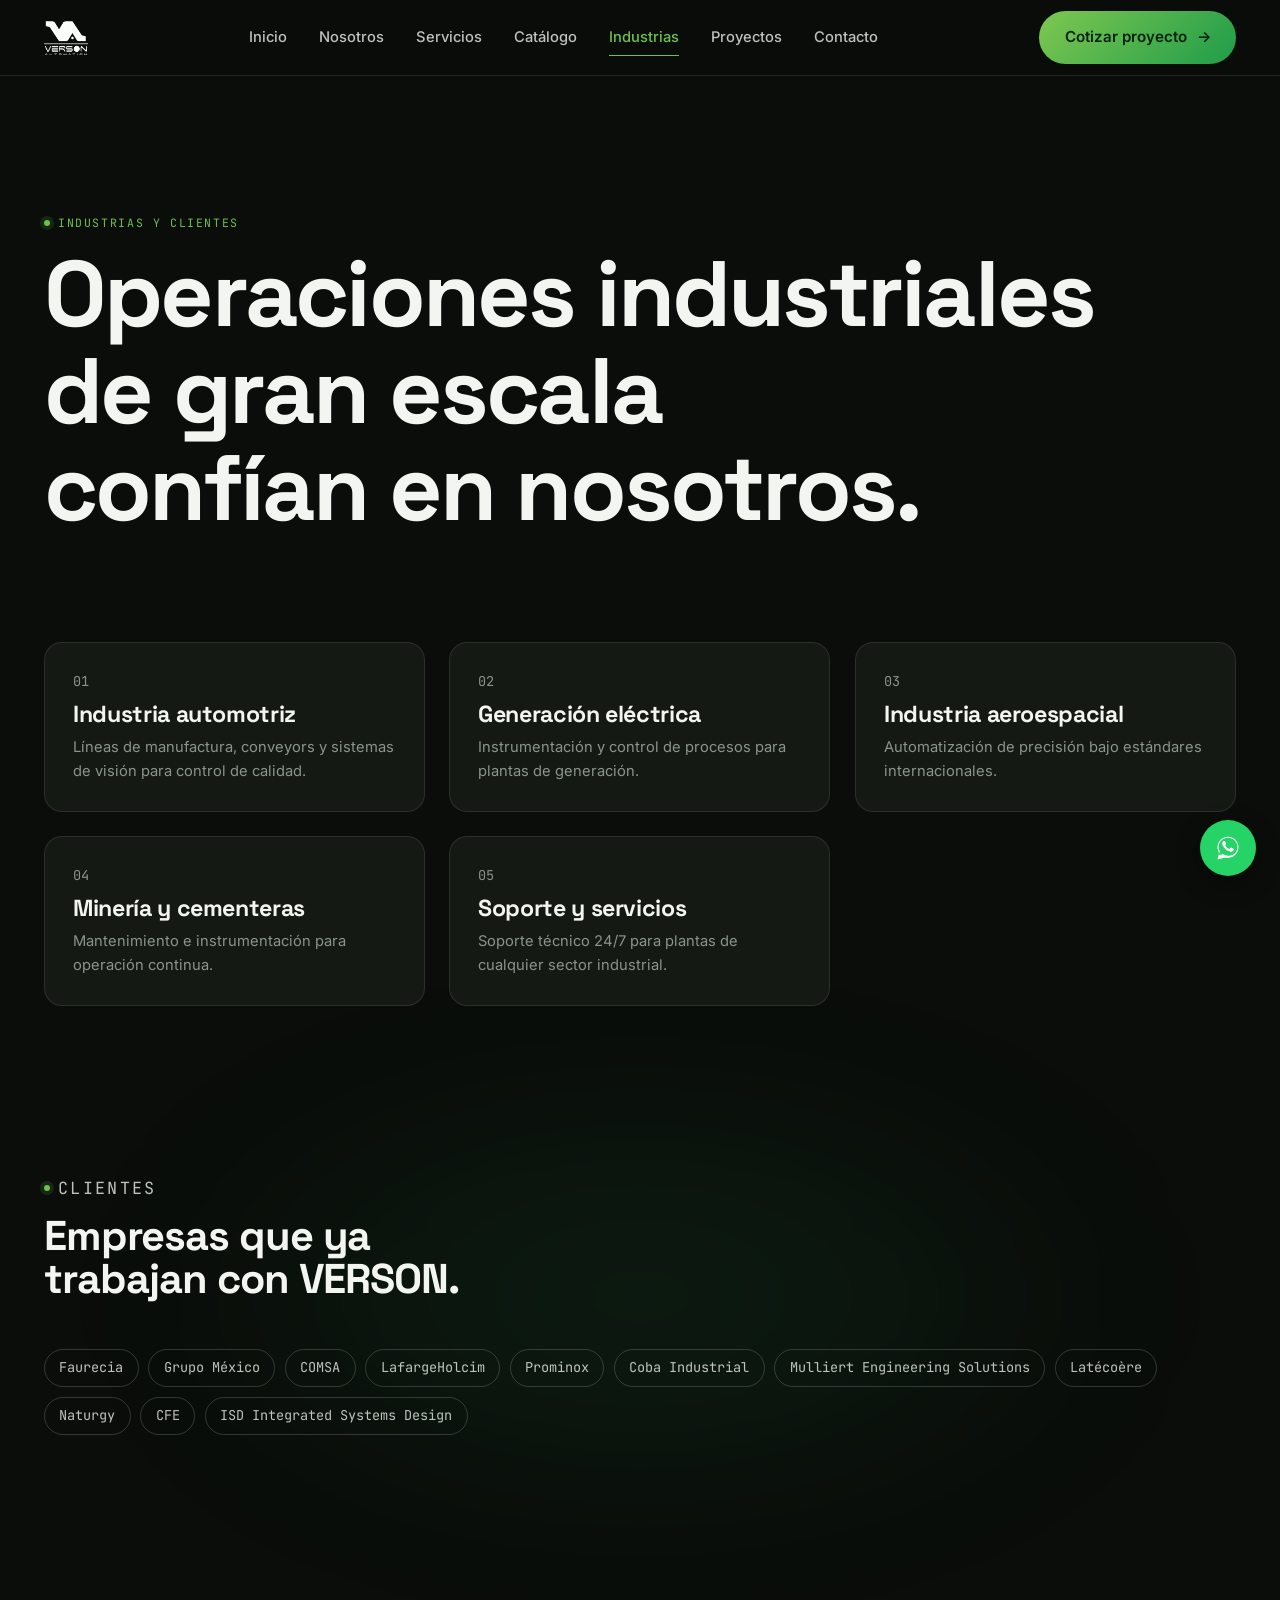
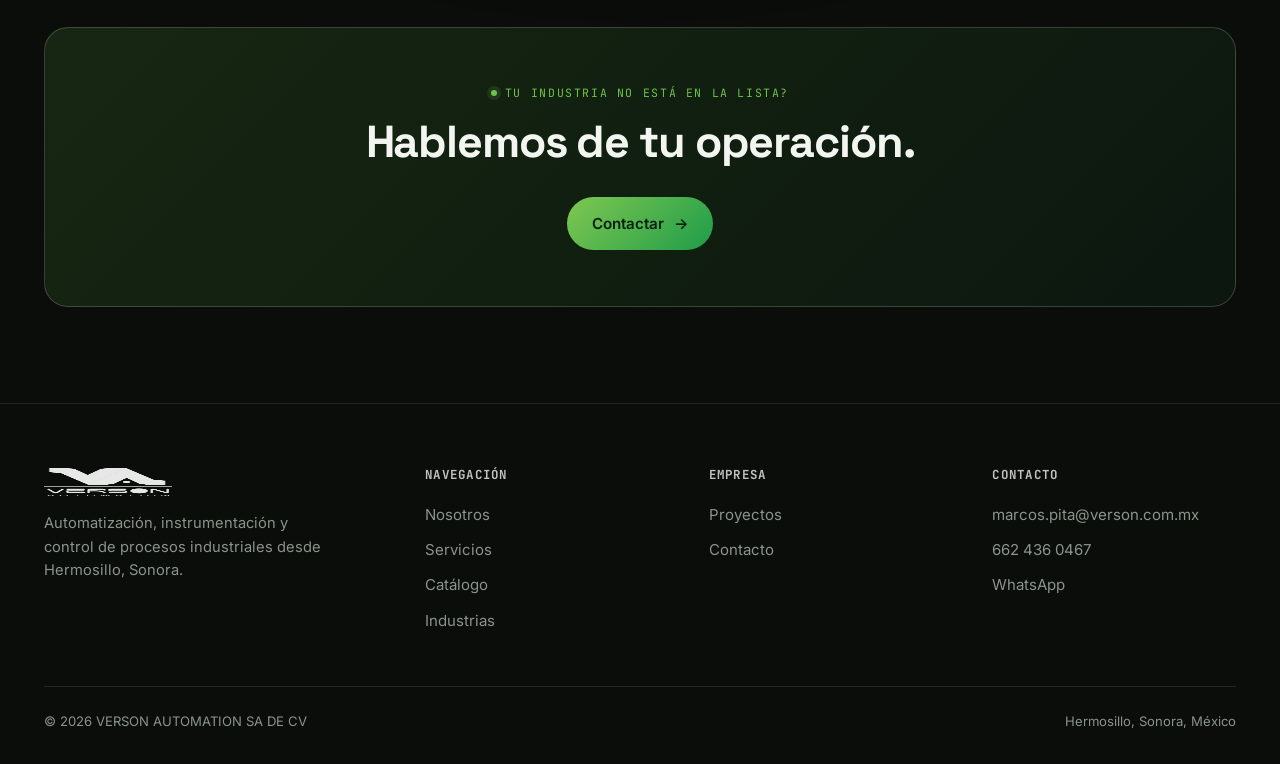
<file: industrias.html>
<!DOCTYPE html>
<html lang="es-MX">
<head>
<meta charset="UTF-8" />
<meta name="viewport" content="width=device-width, initial-scale=1.0" />
<title>Industrias y clientes | VERSON Automation</title>
<meta name="description" content="VERSON Automation atiende industria automotriz, generación eléctrica, aeroespacial, minería y cementeras. Clientes como Faurecia, Grupo México, CFE y Naturgy." />
<link rel="canonical" href="https://www.verson.com.mx/industrias" />
<meta property="og:type" content="website" />
<meta property="og:title" content="Industrias y clientes | VERSON Automation" />
<meta property="og:description" content="Automotriz, generación eléctrica, aeroespacial, minería y cementeras." />
<meta property="og:url" content="https://www.verson.com.mx/industrias" />
<meta property="og:image" content="https://www.verson.com.mx/assets/img/proyecto-supervision-automatizacion.webp" />
<meta property="og:locale" content="es_MX" />

<link rel="icon" type="image/png" sizes="32x32" href="assets/img/favicon-32.png" />
<link rel="icon" type="image/png" sizes="16x16" href="assets/img/favicon-16.png" />
<link rel="apple-touch-icon" href="assets/img/favicon-180.png" />

<link rel="preconnect" href="https://fonts.googleapis.com">
<link rel="preconnect" href="https://fonts.gstatic.com" crossorigin>
<link rel="stylesheet" href="https://fonts.googleapis.com/css2?family=Space+Grotesk:wght@500;600;700&family=Inter:wght@400;500;600;700&family=JetBrains+Mono:wght@400;500&display=swap">
<link rel="stylesheet" href="styles.css?v=20260805b" />
<script type="application/ld+json">
{
  "@context": "https://schema.org",
  "@type": [
    "Organization",
    "ProfessionalService"
  ],
  "@id": "https://www.verson.com.mx/#organization",
  "name": "VERSON AUTOMATION SA DE CV",
  "legalName": "VERSON AUTOMATION SA DE CV",
  "alternateName": "VERSON Automation",
  "url": "https://www.verson.com.mx/",
  "logo": "https://www.verson.com.mx/assets/img/logo-verson.webp",
  "image": "https://www.verson.com.mx/assets/img/equipo-verson.webp",
  "foundingDate": "2018",
  "description": "Integración de proyectos llave en mano de automatización, instrumentación, control eléctrico y sistemas de gas natural para la industria en Hermosillo, Sonora y México.",
  "address": {
    "@type": "PostalAddress",
    "streetAddress": "Ave. Lázaro Cárdenas #255",
    "addressLocality": "Hermosillo",
    "addressRegion": "Sonora",
    "postalCode": "83280",
    "addressCountry": "MX"
  },
  "telephone": "+52-662-436-0467",
  "email": "marcos.pita@verson.com.mx",
  "areaServed": [
    {
      "@type": "Country",
      "name": "Mexico"
    },
    {
      "@type": "Country",
      "name": "United States"
    }
  ],
  "contactPoint": [
    {
      "@type": "ContactPoint",
      "contactType": "sales",
      "telephone": "+52-662-436-0467",
      "email": "marcos.pita@verson.com.mx",
      "areaServed": "MX",
      "availableLanguage": [
        "es",
        "en"
      ]
    }
  ]
}
</script>
<script type="application/ld+json">
{
  "@context": "https://schema.org",
  "@type": "BreadcrumbList",
  "itemListElement": [
    {
      "@type": "ListItem",
      "position": 1,
      "name": "Inicio",
      "item": "https://www.verson.com.mx/"
    },
    {
      "@type": "ListItem",
      "position": 2,
      "name": "Industrias y clientes",
      "item": "https://www.verson.com.mx/industrias"
    }
  ]
}
</script>
</head>
<body>
<div class="scroll-progress" aria-hidden="true"><span data-scroll-progress></span></div>
<a href="#main" class="skip-link">Saltar al contenido</a>

<header class="nav">
  <div class="container">
    <a href="/" class="nav-brand">
      <img src="assets/img/logo-verson.webp" alt="VERSON Automation" width="128" height="98" />
    </a>
    <nav class="nav-links" aria-label="Principal">
      <a href="/">Inicio</a>
      <a href="nosotros">Nosotros</a>
      <a href="servicios">Servicios</a>
      <a href="catalogo">Catálogo</a>
      <a href="industrias" class="is-active">Industrias</a>
      <a href="proyectos">Proyectos</a>
      <a href="contacto">Contacto</a>
    </nav>
    <a href="contacto" class="btn btn-primary nav-cta" data-magnetic data-magnetic-strength="0.2">Cotizar proyecto <span class="btn-arrow">→</span></a>
    <button class="nav-toggle" aria-label="Abrir menú" aria-expanded="false">
      <span></span><span></span><span></span>
    </button>
  </div>
</header>

<div class="mobile-menu">
  <a href="/">Inicio</a>
  <a href="nosotros">Nosotros</a>
  <a href="servicios">Servicios</a>
  <a href="catalogo">Catálogo</a>
  <a href="industrias">Industrias</a>
  <a href="proyectos">Proyectos</a>
  <a href="contacto">Contacto</a>
  <a href="contacto" class="btn btn-primary">Cotizar proyecto →</a>
</div>

<main id="main">

  <section class="page-hero">
    <div class="container">
      <p class="kicker">Industrias y clientes</p>
      <h1 style="margin-top:0.75rem;" data-split="words">Operaciones industriales de gran escala confían en nosotros.</h1>
    </div>
  </section>

  <section class="section-tight">
    <div class="container">
      <div class="grid-3" data-industries><div class="card industry-card" data-reveal><div class="num">01</div><h3 style="margin-top:0.6rem;">Industria automotriz</h3><p style="color:var(--mute);font-size:0.92rem;margin-top:0.6rem;">Líneas de manufactura, conveyors y sistemas de visión para control de calidad.</p></div><div class="card industry-card" data-reveal><div class="num">02</div><h3 style="margin-top:0.6rem;">Generación eléctrica</h3><p style="color:var(--mute);font-size:0.92rem;margin-top:0.6rem;">Instrumentación y control de procesos para plantas de generación.</p></div><div class="card industry-card" data-reveal><div class="num">03</div><h3 style="margin-top:0.6rem;">Industria aeroespacial</h3><p style="color:var(--mute);font-size:0.92rem;margin-top:0.6rem;">Automatización de precisión bajo estándares internacionales.</p></div><div class="card industry-card" data-reveal><div class="num">04</div><h3 style="margin-top:0.6rem;">Minería y cementeras</h3><p style="color:var(--mute);font-size:0.92rem;margin-top:0.6rem;">Mantenimiento e instrumentación para operación continua.</p></div><div class="card industry-card" data-reveal><div class="num">05</div><h3 style="margin-top:0.6rem;">Soporte y servicios</h3><p style="color:var(--mute);font-size:0.92rem;margin-top:0.6rem;">Soporte técnico 24/7 para plantas de cualquier sector industrial.</p></div></div>
    </div>
  </section>

  <section class="section">
    <div class="section-halo"></div>
    <div class="container">
      <div class="section-head">
        <p class="kicker">Clientes</p>
        <h2 data-split="words">Empresas que ya trabajan con VERSON.</h2>
      </div>
      <div data-clients><div class="chip-row"><span class="chip">Faurecia</span><span class="chip">Grupo México</span><span class="chip">COMSA</span><span class="chip">LafargeHolcim</span><span class="chip">Prominox</span><span class="chip">Coba Industrial</span><span class="chip">Mulliert Engineering Solutions</span><span class="chip">Latécoère</span><span class="chip">Naturgy</span><span class="chip">CFE</span><span class="chip">ISD Integrated Systems Design</span></div></div>
    </div>
  </section>

  <section class="section">
    <div class="container">
      <div class="cta-band" data-reveal>
        <p class="kicker" style="justify-content:center;display:flex;">Tu industria no está en la lista?</p>
        <h2 style="margin-top:1rem;">Hablemos de tu operación.</h2>
        <a href="contacto" class="btn btn-primary">Contactar <span class="btn-arrow">→</span></a>
      </div>
    </div>
  </section>

</main>

<footer class="footer">
  <div class="container">
    <div class="footer-grid">
      <div>
        <div class="footer-brand">
          <img src="assets/img/logo-verson.webp" alt="VERSON Automation" width="128" height="98" />
        </div>
        <p style="max-width:32ch;font-size:0.92rem;">Automatización, instrumentación y control de procesos industriales desde Hermosillo, Sonora.</p>
      </div>
      <div>
        <h4>Navegación</h4>
        <a href="nosotros">Nosotros</a>
        <a href="servicios">Servicios</a>
        <a href="catalogo">Catálogo</a>
        <a href="industrias">Industrias</a>
      </div>
      <div>
        <h4>Empresa</h4>
        <a href="proyectos">Proyectos</a>
        <a href="contacto">Contacto</a>
      </div>
      <div>
        <h4>Contacto</h4>
        <a href="mailto:marcos.pita@verson.com.mx">marcos.pita@verson.com.mx</a>
        <a href="tel:+526624360467">662 436 0467</a>
        <a href="https://wa.me/526341081686" target="_blank" rel="noopener">WhatsApp</a>
      </div>
    </div>
    <div class="footer-bottom">
      <span>© <span data-year></span> VERSON AUTOMATION SA DE CV</span>
      <span>Hermosillo, Sonora, México</span>
    </div>
  </div>
</footer>

<a class="whatsapp-float" href="https://wa.me/526341081686?text=Hola%2C%20me%20gustar%C3%ADa%20cotizar%20un%20proyecto%20con%20VERSON%20Automation." target="_blank" rel="noopener" aria-label="Escribir por WhatsApp para cotizar">
  <svg viewBox="0 0 32 32" fill="currentColor" aria-hidden="true"><path d="M16.001 3C9.373 3 4 8.373 4 15c0 2.362.687 4.564 1.872 6.418L4 29l7.79-1.84A11.94 11.94 0 0 0 16.001 27C22.63 27 28 21.627 28 15S22.63 3 16.001 3zm0 21.75c-1.98 0-3.85-.55-5.44-1.5l-.39-.23-4.62 1.09 1.14-4.5-.25-.4A9.7 9.7 0 0 1 5.25 15c0-5.93 4.82-10.75 10.75-10.75S26.75 9.07 26.75 15 21.93 24.75 16 24.75zm5.9-8.14c-.32-.16-1.9-.94-2.2-1.05-.3-.11-.51-.16-.73.16-.22.32-.84 1.05-1.03 1.27-.19.22-.38.24-.7.08-.32-.16-1.35-.5-2.57-1.59-.95-.85-1.59-1.9-1.78-2.22-.19-.32-.02-.49.14-.65.14-.14.32-.38.48-.57.16-.19.21-.32.32-.54.11-.22.05-.4-.03-.57-.08-.16-.73-1.76-1-2.41-.26-.63-.53-.54-.73-.55h-.62c-.22 0-.57.08-.86.4-.3.32-1.13 1.1-1.13 2.7 0 1.6 1.16 3.14 1.32 3.36.16.22 2.29 3.5 5.55 4.91.78.34 1.38.54 1.86.69.78.25 1.49.21 2.05.13.63-.09 1.9-.78 2.17-1.53.27-.75.27-1.4.19-1.53-.08-.13-.29-.21-.61-.37z"/></svg>
</a>
<script defer src="lib/gsap.min.js"></script>
<script defer src="lib/ScrollTrigger.min.js"></script>
<script defer src="lib/manifest.js?v=20260805"></script>
<script defer src="main.js?v=20260805c"></script>
</body>
</html>
</file>
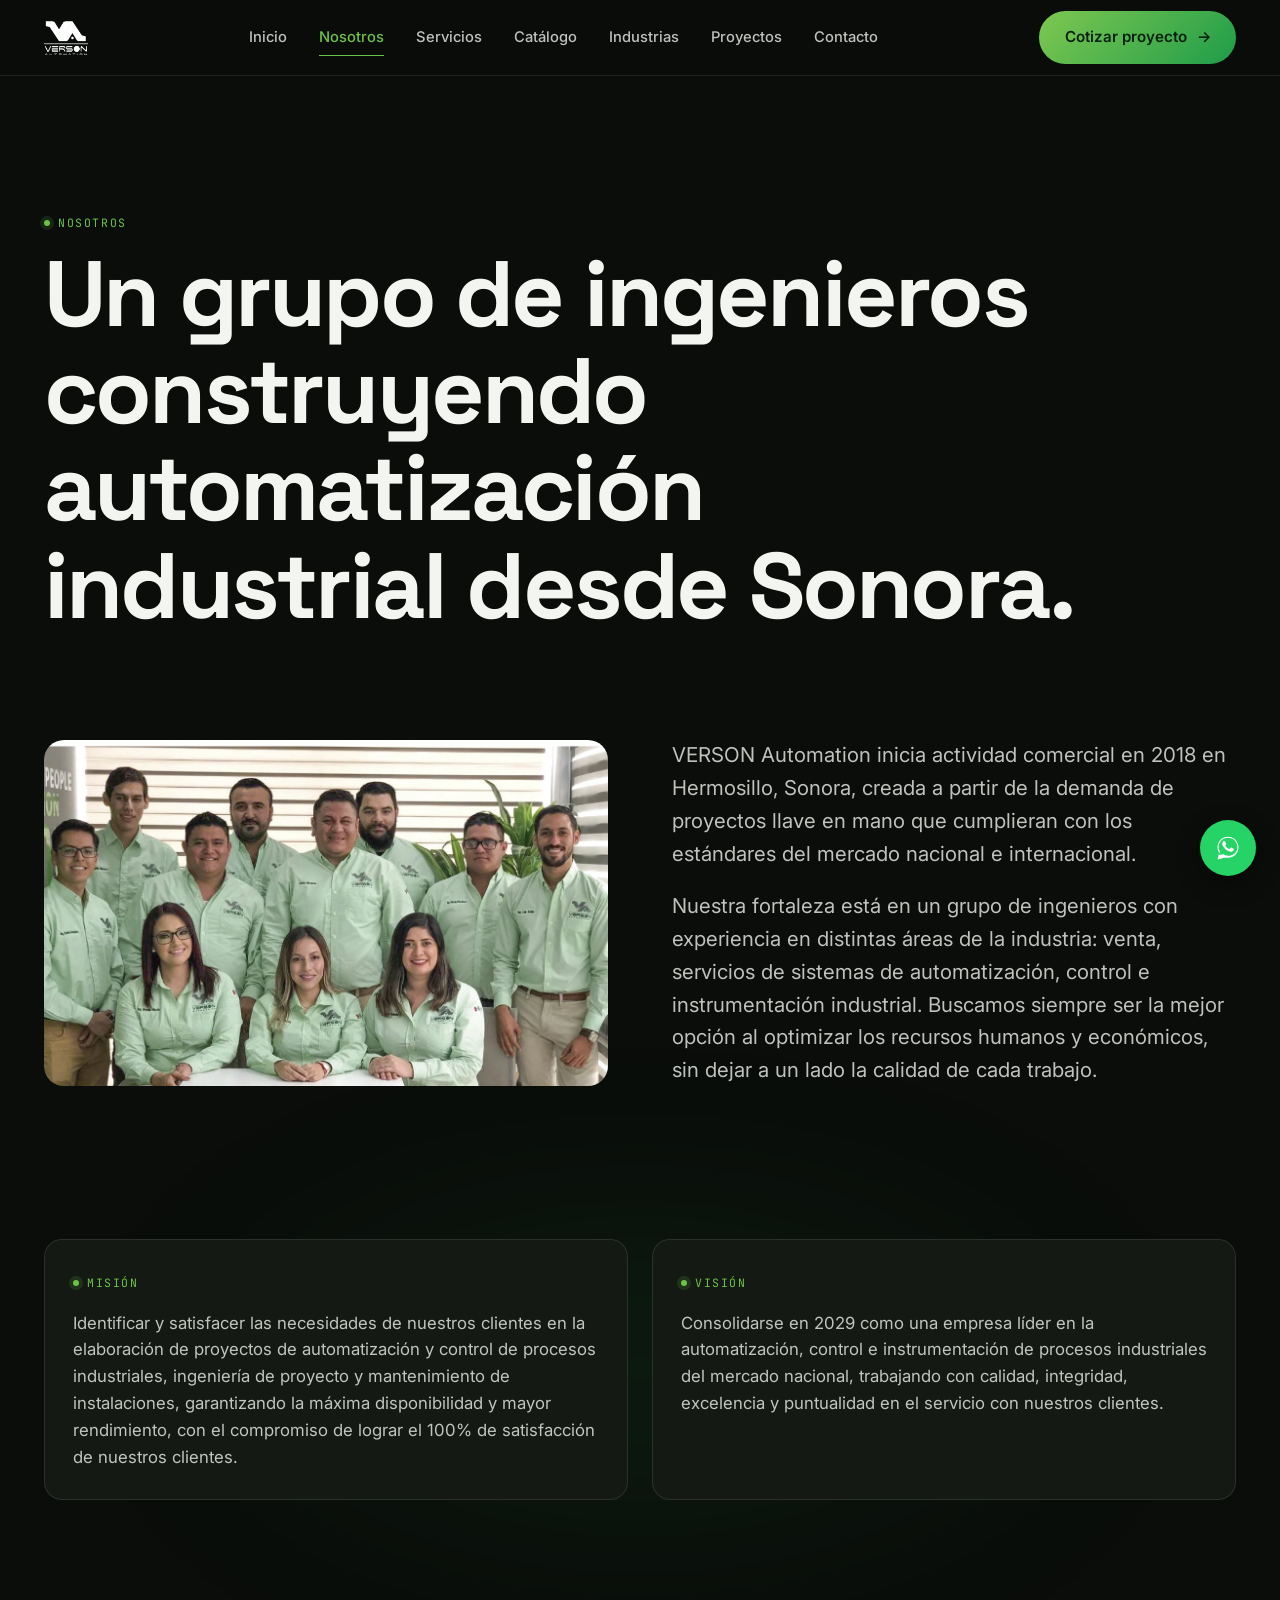
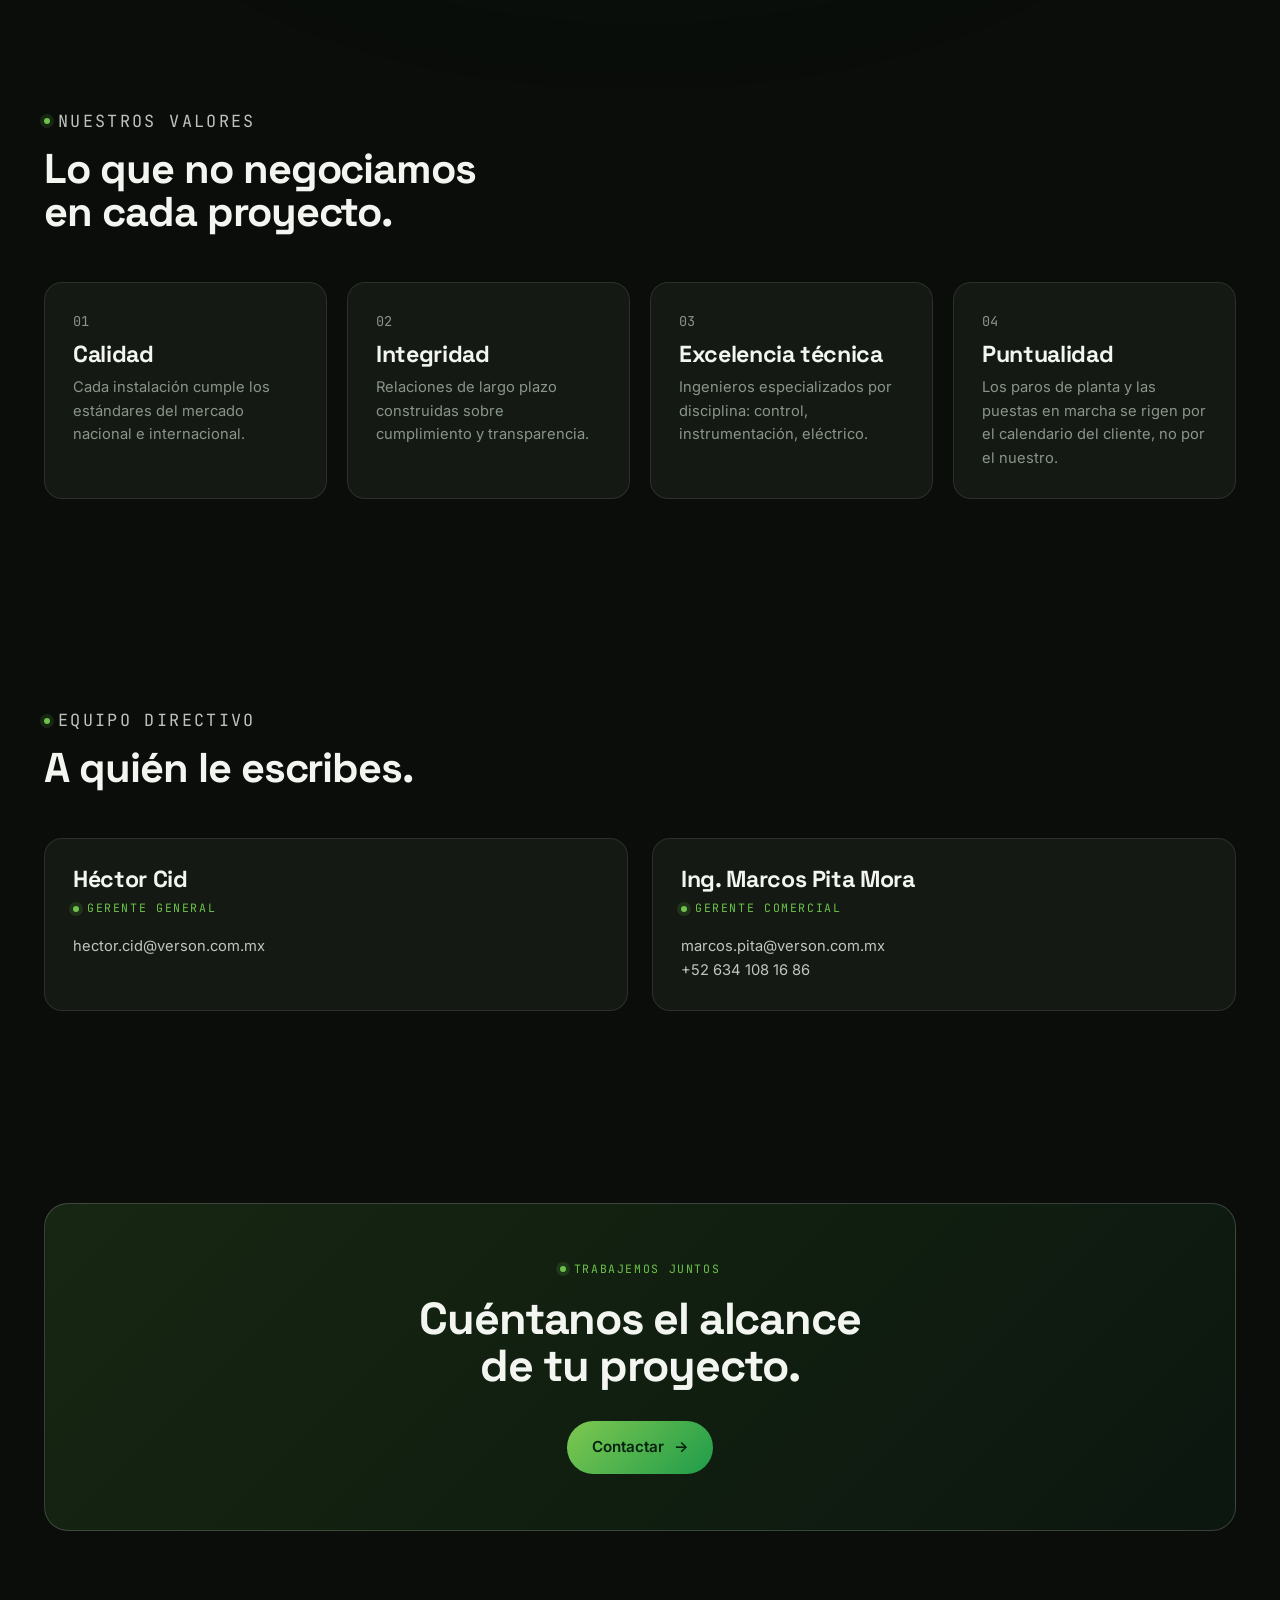
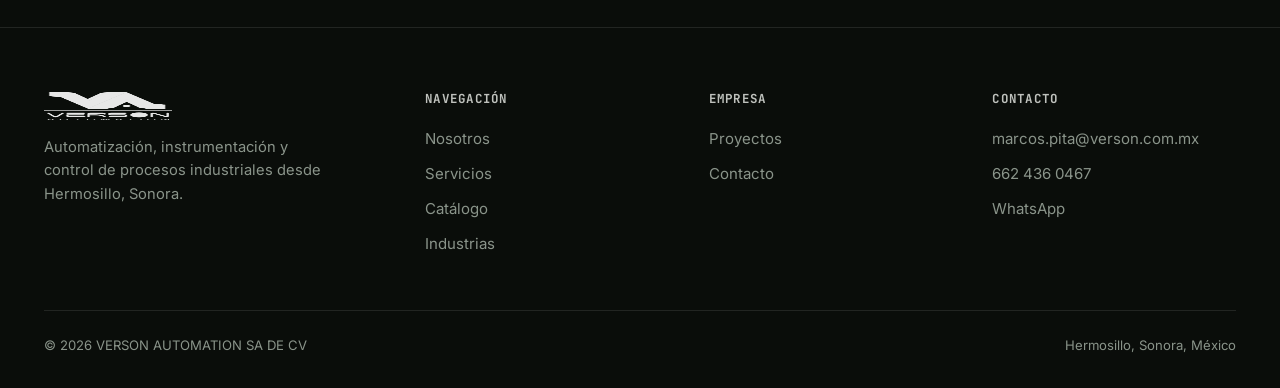
<file: nosotros.html>
<!DOCTYPE html>
<html lang="es-MX">
<head>
<meta charset="UTF-8" />
<meta name="viewport" content="width=device-width, initial-scale=1.0" />
<title>Nosotros | VERSON Automation — Misión, visión y equipo</title>
<meta name="description" content="Conoce a VERSON Automation: empresa de ingeniería industrial fundada en 2018 en Hermosillo, Sonora. Misión, visión, valores y equipo directivo." />
<link rel="canonical" href="https://www.verson.com.mx/nosotros" />
<meta property="og:type" content="website" />
<meta property="og:title" content="Nosotros | VERSON Automation" />
<meta property="og:description" content="Empresa de ingeniería industrial fundada en 2018 en Hermosillo, Sonora." />
<meta property="og:url" content="https://www.verson.com.mx/nosotros" />
<meta property="og:image" content="https://www.verson.com.mx/assets/img/equipo-verson.webp" />
<meta property="og:locale" content="es_MX" />

<link rel="icon" type="image/png" sizes="32x32" href="assets/img/favicon-32.png" />
<link rel="icon" type="image/png" sizes="16x16" href="assets/img/favicon-16.png" />
<link rel="apple-touch-icon" href="assets/img/favicon-180.png" />

<link rel="preconnect" href="https://fonts.googleapis.com">
<link rel="preconnect" href="https://fonts.gstatic.com" crossorigin>
<link rel="stylesheet" href="https://fonts.googleapis.com/css2?family=Space+Grotesk:wght@500;600;700&family=Inter:wght@400;500;600;700&family=JetBrains+Mono:wght@400;500&display=swap">
<link rel="stylesheet" href="styles.css?v=20260805b" />
<script type="application/ld+json">
{
  "@context": "https://schema.org",
  "@type": [
    "Organization",
    "ProfessionalService"
  ],
  "@id": "https://www.verson.com.mx/#organization",
  "name": "VERSON AUTOMATION SA DE CV",
  "legalName": "VERSON AUTOMATION SA DE CV",
  "alternateName": "VERSON Automation",
  "url": "https://www.verson.com.mx/",
  "logo": "https://www.verson.com.mx/assets/img/logo-verson.webp",
  "image": "https://www.verson.com.mx/assets/img/equipo-verson.webp",
  "foundingDate": "2018",
  "description": "Integración de proyectos llave en mano de automatización, instrumentación, control eléctrico y sistemas de gas natural para la industria en Hermosillo, Sonora y México.",
  "address": {
    "@type": "PostalAddress",
    "streetAddress": "Ave. Lázaro Cárdenas #255",
    "addressLocality": "Hermosillo",
    "addressRegion": "Sonora",
    "postalCode": "83280",
    "addressCountry": "MX"
  },
  "telephone": "+52-662-436-0467",
  "email": "marcos.pita@verson.com.mx",
  "areaServed": [
    {
      "@type": "Country",
      "name": "Mexico"
    },
    {
      "@type": "Country",
      "name": "United States"
    }
  ],
  "contactPoint": [
    {
      "@type": "ContactPoint",
      "contactType": "sales",
      "telephone": "+52-662-436-0467",
      "email": "marcos.pita@verson.com.mx",
      "areaServed": "MX",
      "availableLanguage": [
        "es",
        "en"
      ]
    }
  ]
}
</script>
<script type="application/ld+json">
{
  "@context": "https://schema.org",
  "@type": "BreadcrumbList",
  "itemListElement": [
    {
      "@type": "ListItem",
      "position": 1,
      "name": "Inicio",
      "item": "https://www.verson.com.mx/"
    },
    {
      "@type": "ListItem",
      "position": 2,
      "name": "Nosotros",
      "item": "https://www.verson.com.mx/nosotros"
    }
  ]
}
</script>
</head>
<body>
<div class="scroll-progress" aria-hidden="true"><span data-scroll-progress></span></div>
<a href="#main" class="skip-link">Saltar al contenido</a>

<header class="nav">
  <div class="container">
    <a href="/" class="nav-brand">
      <img src="assets/img/logo-verson.webp" alt="VERSON Automation" width="128" height="98" />
    </a>
    <nav class="nav-links" aria-label="Principal">
      <a href="/">Inicio</a>
      <a href="nosotros" class="is-active">Nosotros</a>
      <a href="servicios">Servicios</a>
      <a href="catalogo">Catálogo</a>
      <a href="industrias">Industrias</a>
      <a href="proyectos">Proyectos</a>
      <a href="contacto">Contacto</a>
    </nav>
    <a href="contacto" class="btn btn-primary nav-cta" data-magnetic data-magnetic-strength="0.2">Cotizar proyecto <span class="btn-arrow">→</span></a>
    <button class="nav-toggle" aria-label="Abrir menú" aria-expanded="false">
      <span></span><span></span><span></span>
    </button>
  </div>
</header>

<div class="mobile-menu">
  <a href="/">Inicio</a>
  <a href="nosotros">Nosotros</a>
  <a href="servicios">Servicios</a>
  <a href="catalogo">Catálogo</a>
  <a href="industrias">Industrias</a>
  <a href="proyectos">Proyectos</a>
  <a href="contacto">Contacto</a>
  <a href="contacto" class="btn btn-primary">Cotizar proyecto →</a>
</div>

<main id="main">

  <section class="page-hero">
    <div class="container">
      <p class="kicker">Nosotros</p>
      <h1 style="margin-top:0.75rem;" data-split="words">Un grupo de ingenieros construyendo automatización industrial desde Sonora.</h1>
    </div>
  </section>

  <section class="section-tight">
    <div class="container">
      <div class="split">
        <img src="assets/img/equipo-verson.webp" alt="Equipo de ingenieros de VERSON Automation en sus oficinas de Hermosillo" loading="lazy" decoding="async" data-reveal class="reveal" width="1155" height="710" />
        <div>
          <p class="lede">VERSON Automation inicia actividad comercial en 2018 en Hermosillo, Sonora, creada a partir de la demanda de proyectos llave en mano que cumplieran con los estándares del mercado nacional e internacional.</p>
          <p class="lede" style="margin-top:1.25rem;">Nuestra fortaleza está en un grupo de ingenieros con experiencia en distintas áreas de la industria: venta, servicios de sistemas de automatización, control e instrumentación industrial. Buscamos siempre ser la mejor opción al optimizar los recursos humanos y económicos, sin dejar a un lado la calidad de cada trabajo.</p>
        </div>
      </div>
    </div>
  </section>

  <section class="section">
    <div class="section-halo"></div>
    <div class="container">
      <div class="grid-2">
        <div class="card" data-reveal>
          <p class="kicker">Misión</p>
          <p style="margin-top:1rem; font-size:1.05rem; color:var(--ink-soft);">Identificar y satisfacer las necesidades de nuestros clientes en la elaboración de proyectos de automatización y control de procesos industriales, ingeniería de proyecto y mantenimiento de instalaciones, garantizando la máxima disponibilidad y mayor rendimiento, con el compromiso de lograr el 100% de satisfacción de nuestros clientes.</p>
        </div>
        <div class="card" data-reveal>
          <p class="kicker">Visión</p>
          <p style="margin-top:1rem; font-size:1.05rem; color:var(--ink-soft);">Consolidarse en 2029 como una empresa líder en la automatización, control e instrumentación de procesos industriales del mercado nacional, trabajando con calidad, integridad, excelencia y puntualidad en el servicio con nuestros clientes.</p>
        </div>
      </div>
    </div>
  </section>

  <section class="section">
    <div class="container">
      <div class="section-head">
        <p class="kicker">Nuestros valores</p>
        <h2 data-split="words">Lo que no negociamos en cada proyecto.</h2>
      </div>
      <div class="grid-4" data-values><div class="card" data-reveal><div style="font-family:var(--font-mono);color:var(--mute);font-size:0.85rem;">01</div><h3 style="margin-top:0.6rem;">Calidad</h3><p style="color:var(--mute);font-size:0.92rem;margin-top:0.6rem;">Cada instalación cumple los estándares del mercado nacional e internacional.</p></div><div class="card" data-reveal><div style="font-family:var(--font-mono);color:var(--mute);font-size:0.85rem;">02</div><h3 style="margin-top:0.6rem;">Integridad</h3><p style="color:var(--mute);font-size:0.92rem;margin-top:0.6rem;">Relaciones de largo plazo construidas sobre cumplimiento y transparencia.</p></div><div class="card" data-reveal><div style="font-family:var(--font-mono);color:var(--mute);font-size:0.85rem;">03</div><h3 style="margin-top:0.6rem;">Excelencia técnica</h3><p style="color:var(--mute);font-size:0.92rem;margin-top:0.6rem;">Ingenieros especializados por disciplina: control, instrumentación, eléctrico.</p></div><div class="card" data-reveal><div style="font-family:var(--font-mono);color:var(--mute);font-size:0.85rem;">04</div><h3 style="margin-top:0.6rem;">Puntualidad</h3><p style="color:var(--mute);font-size:0.92rem;margin-top:0.6rem;">Los paros de planta y las puestas en marcha se rigen por el calendario del cliente, no por el nuestro.</p></div></div>
    </div>
  </section>

  <section class="section">
    <div class="container">
      <div class="section-head">
        <p class="kicker">Equipo directivo</p>
        <h2 data-split="words">A quién le escribes.</h2>
      </div>
      <div class="grid-2" data-leadership><div class="card" data-reveal><h3>Héctor Cid</h3><div class="kicker" style="margin-top:0.5rem;">Gerente General</div><a href="mailto:hector.cid@verson.com.mx" style="display:block;margin-top:1rem;color:var(--ink-soft);font-size:0.92rem;">hector.cid@verson.com.mx</a></div><div class="card" data-reveal><h3>Ing. Marcos Pita Mora</h3><div class="kicker" style="margin-top:0.5rem;">Gerente Comercial</div><a href="mailto:marcos.pita@verson.com.mx" style="display:block;margin-top:1rem;color:var(--ink-soft);font-size:0.92rem;">marcos.pita@verson.com.mx</a><a href="tel:+526341081686" style="display:block;color:var(--ink-soft);font-size:0.92rem;">+52 634 108 16 86</a></div></div>
    </div>
  </section>

  <section class="section">
    <div class="container">
      <div class="cta-band" data-reveal>
        <p class="kicker" style="justify-content:center;display:flex;">Trabajemos juntos</p>
        <h2 style="margin-top:1rem;">Cuéntanos el alcance de tu proyecto.</h2>
        <a href="contacto" class="btn btn-primary">Contactar <span class="btn-arrow">→</span></a>
      </div>
    </div>
  </section>

</main>

<footer class="footer">
  <div class="container">
    <div class="footer-grid">
      <div>
        <div class="footer-brand">
          <img src="assets/img/logo-verson.webp" alt="VERSON Automation" width="128" height="98" />
        </div>
        <p style="max-width:32ch;font-size:0.92rem;">Automatización, instrumentación y control de procesos industriales desde Hermosillo, Sonora.</p>
      </div>
      <div>
        <h4>Navegación</h4>
        <a href="nosotros">Nosotros</a>
        <a href="servicios">Servicios</a>
        <a href="catalogo">Catálogo</a>
        <a href="industrias">Industrias</a>
      </div>
      <div>
        <h4>Empresa</h4>
        <a href="proyectos">Proyectos</a>
        <a href="contacto">Contacto</a>
      </div>
      <div>
        <h4>Contacto</h4>
        <a href="mailto:marcos.pita@verson.com.mx">marcos.pita@verson.com.mx</a>
        <a href="tel:+526624360467">662 436 0467</a>
        <a href="https://wa.me/526341081686" target="_blank" rel="noopener">WhatsApp</a>
      </div>
    </div>
    <div class="footer-bottom">
      <span>© <span data-year></span> VERSON AUTOMATION SA DE CV</span>
      <span>Hermosillo, Sonora, México</span>
    </div>
  </div>
</footer>

<a class="whatsapp-float" href="https://wa.me/526341081686?text=Hola%2C%20me%20gustar%C3%ADa%20cotizar%20un%20proyecto%20con%20VERSON%20Automation." target="_blank" rel="noopener" aria-label="Escribir por WhatsApp para cotizar">
  <svg viewBox="0 0 32 32" fill="currentColor" aria-hidden="true"><path d="M16.001 3C9.373 3 4 8.373 4 15c0 2.362.687 4.564 1.872 6.418L4 29l7.79-1.84A11.94 11.94 0 0 0 16.001 27C22.63 27 28 21.627 28 15S22.63 3 16.001 3zm0 21.75c-1.98 0-3.85-.55-5.44-1.5l-.39-.23-4.62 1.09 1.14-4.5-.25-.4A9.7 9.7 0 0 1 5.25 15c0-5.93 4.82-10.75 10.75-10.75S26.75 9.07 26.75 15 21.93 24.75 16 24.75zm5.9-8.14c-.32-.16-1.9-.94-2.2-1.05-.3-.11-.51-.16-.73.16-.22.32-.84 1.05-1.03 1.27-.19.22-.38.24-.7.08-.32-.16-1.35-.5-2.57-1.59-.95-.85-1.59-1.9-1.78-2.22-.19-.32-.02-.49.14-.65.14-.14.32-.38.48-.57.16-.19.21-.32.32-.54.11-.22.05-.4-.03-.57-.08-.16-.73-1.76-1-2.41-.26-.63-.53-.54-.73-.55h-.62c-.22 0-.57.08-.86.4-.3.32-1.13 1.1-1.13 2.7 0 1.6 1.16 3.14 1.32 3.36.16.22 2.29 3.5 5.55 4.91.78.34 1.38.54 1.86.69.78.25 1.49.21 2.05.13.63-.09 1.9-.78 2.17-1.53.27-.75.27-1.4.19-1.53-.08-.13-.29-.21-.61-.37z"/></svg>
</a>
<script defer src="lib/gsap.min.js"></script>
<script defer src="lib/ScrollTrigger.min.js"></script>
<script defer src="lib/manifest.js?v=20260805"></script>
<script defer src="main.js?v=20260805c"></script>
</body>
</html>
</file>
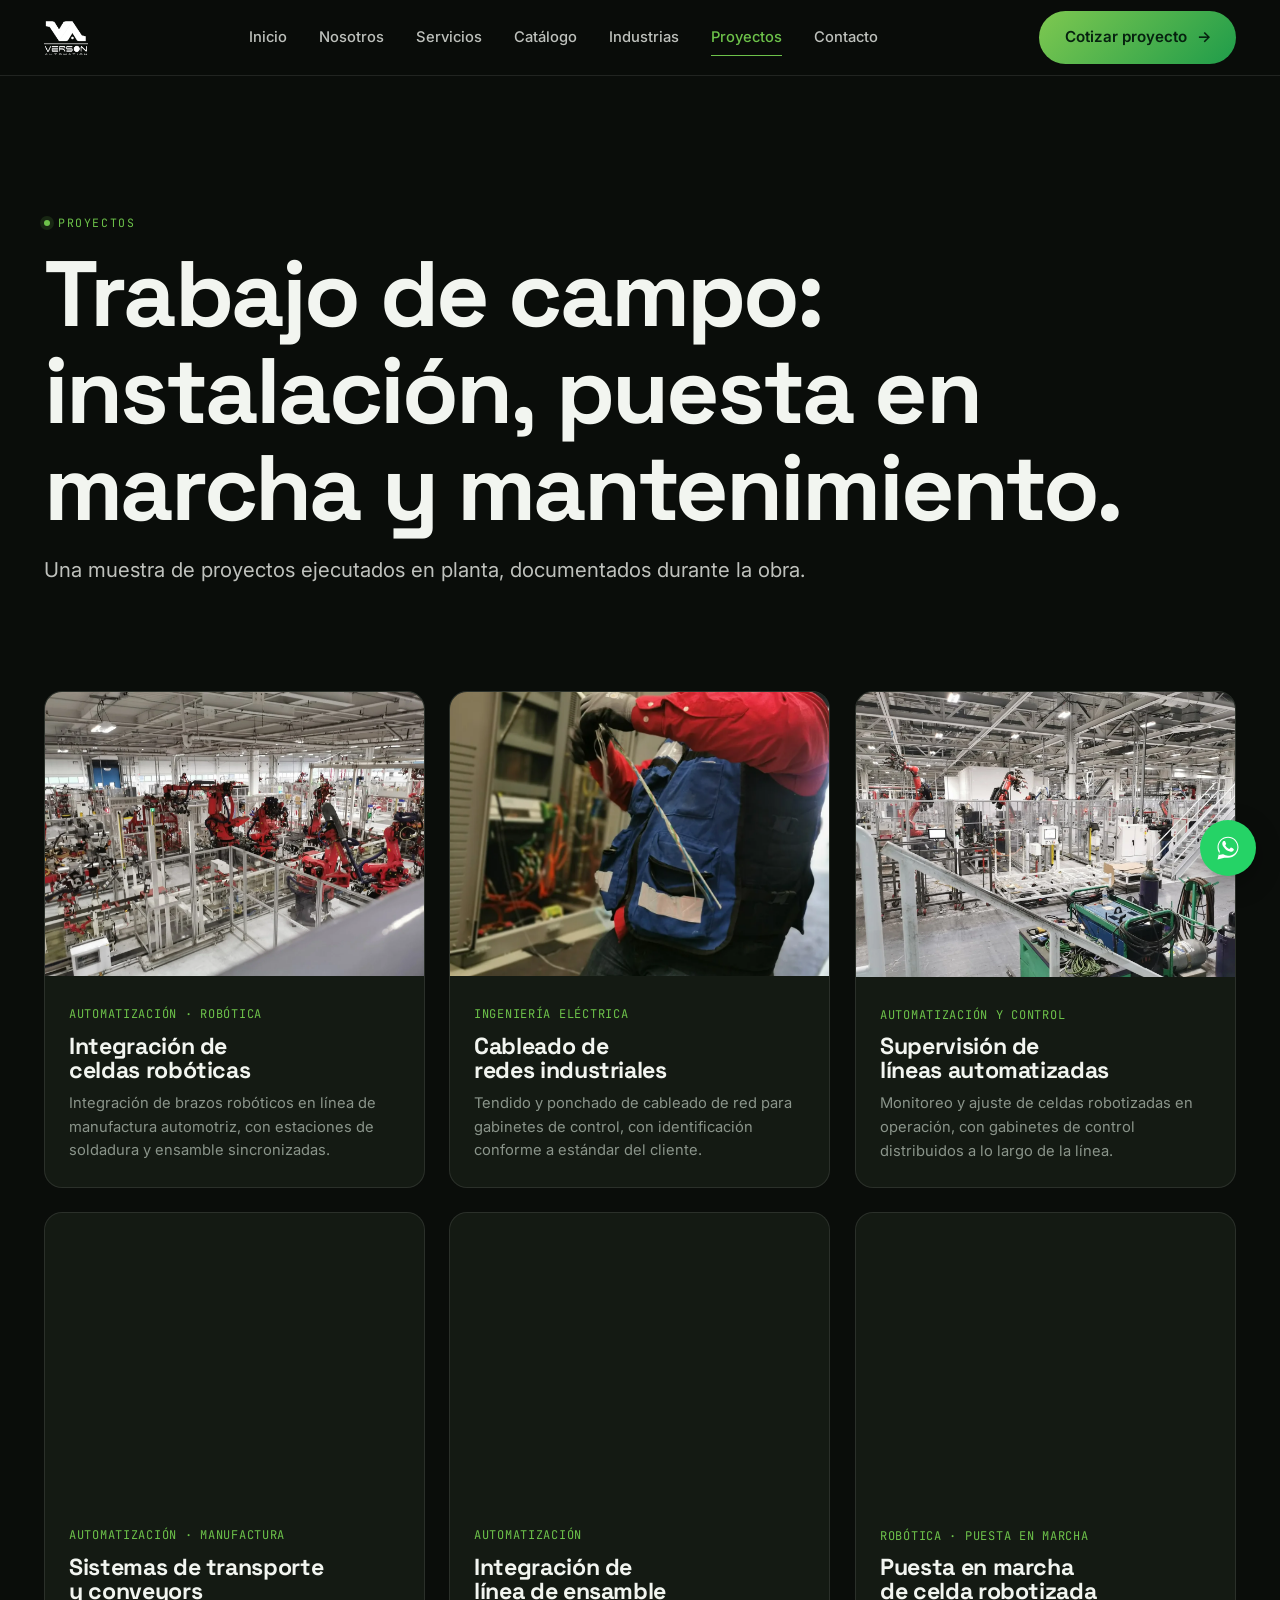
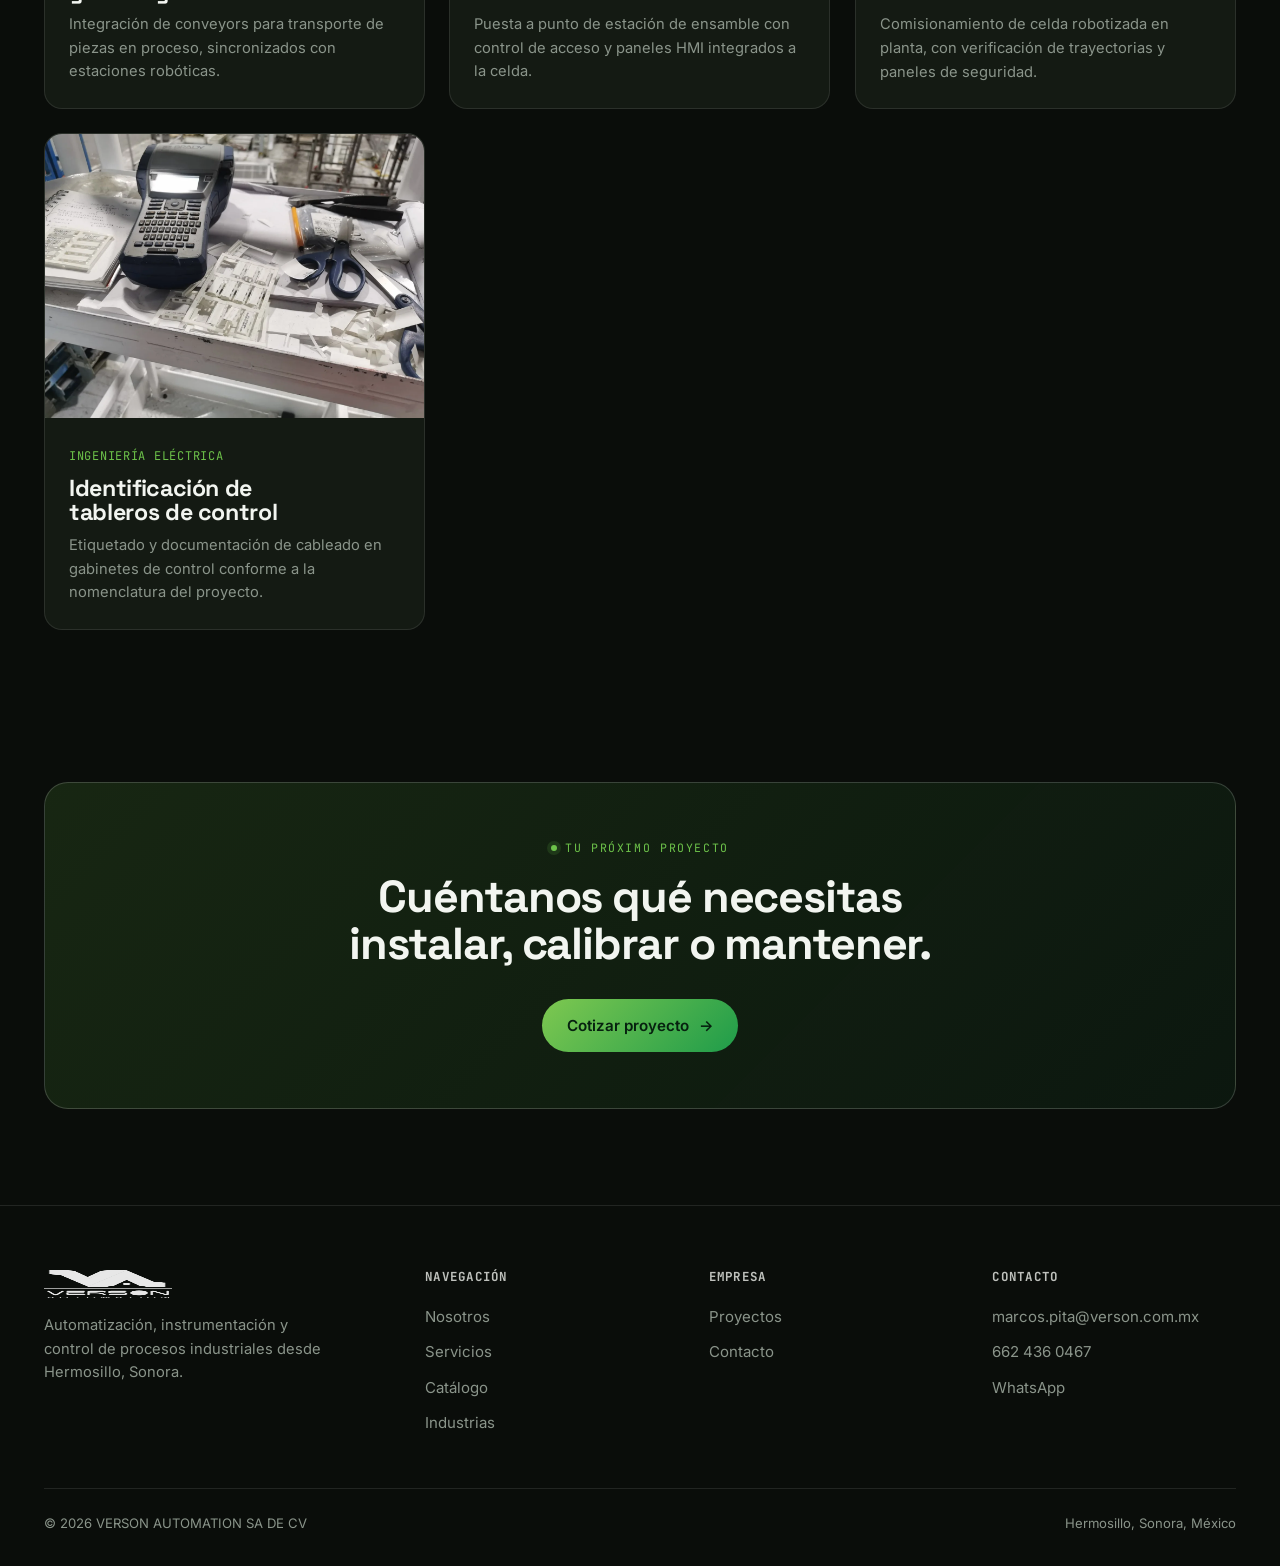
<file: proyectos.html>
<!DOCTYPE html>
<html lang="es-MX">
<head>
<meta charset="UTF-8" />
<meta name="viewport" content="width=device-width, initial-scale=1.0" />
<title>Proyectos | VERSON Automation — Instalaciones y puestas en marcha reales</title>
<meta name="description" content="Proyectos de instalación de calderas de vapor, tratamiento de agua industrial, tableros de control y sistemas de gas natural ejecutados por VERSON Automation." />
<link rel="canonical" href="https://www.verson.com.mx/proyectos" />
<meta property="og:type" content="website" />
<meta property="og:title" content="Proyectos | VERSON Automation" />
<meta property="og:description" content="Instalaciones y puestas en marcha reales de automatización e instrumentación industrial." />
<meta property="og:url" content="https://www.verson.com.mx/proyectos" />
<meta property="og:image" content="https://www.verson.com.mx/assets/img/proyecto-robotica-linea.webp" />
<meta property="og:locale" content="es_MX" />

<link rel="icon" type="image/png" sizes="32x32" href="assets/img/favicon-32.png" />
<link rel="icon" type="image/png" sizes="16x16" href="assets/img/favicon-16.png" />
<link rel="apple-touch-icon" href="assets/img/favicon-180.png" />

<link rel="preconnect" href="https://fonts.googleapis.com">
<link rel="preconnect" href="https://fonts.gstatic.com" crossorigin>
<link rel="stylesheet" href="https://fonts.googleapis.com/css2?family=Space+Grotesk:wght@500;600;700&family=Inter:wght@400;500;600;700&family=JetBrains+Mono:wght@400;500&display=swap">
<link rel="stylesheet" href="styles.css?v=20260805b" />
<script type="application/ld+json">
{
  "@context": "https://schema.org",
  "@type": [
    "Organization",
    "ProfessionalService"
  ],
  "@id": "https://www.verson.com.mx/#organization",
  "name": "VERSON AUTOMATION SA DE CV",
  "legalName": "VERSON AUTOMATION SA DE CV",
  "alternateName": "VERSON Automation",
  "url": "https://www.verson.com.mx/",
  "logo": "https://www.verson.com.mx/assets/img/logo-verson.webp",
  "image": "https://www.verson.com.mx/assets/img/equipo-verson.webp",
  "foundingDate": "2018",
  "description": "Integración de proyectos llave en mano de automatización, instrumentación, control eléctrico y sistemas de gas natural para la industria en Hermosillo, Sonora y México.",
  "address": {
    "@type": "PostalAddress",
    "streetAddress": "Ave. Lázaro Cárdenas #255",
    "addressLocality": "Hermosillo",
    "addressRegion": "Sonora",
    "postalCode": "83280",
    "addressCountry": "MX"
  },
  "telephone": "+52-662-436-0467",
  "email": "marcos.pita@verson.com.mx",
  "areaServed": [
    {
      "@type": "Country",
      "name": "Mexico"
    },
    {
      "@type": "Country",
      "name": "United States"
    }
  ],
  "contactPoint": [
    {
      "@type": "ContactPoint",
      "contactType": "sales",
      "telephone": "+52-662-436-0467",
      "email": "marcos.pita@verson.com.mx",
      "areaServed": "MX",
      "availableLanguage": [
        "es",
        "en"
      ]
    }
  ]
}
</script>
<script type="application/ld+json">
{
  "@context": "https://schema.org",
  "@type": "BreadcrumbList",
  "itemListElement": [
    {
      "@type": "ListItem",
      "position": 1,
      "name": "Inicio",
      "item": "https://www.verson.com.mx/"
    },
    {
      "@type": "ListItem",
      "position": 2,
      "name": "Proyectos",
      "item": "https://www.verson.com.mx/proyectos"
    }
  ]
}
</script>
</head>
<body>
<div class="scroll-progress" aria-hidden="true"><span data-scroll-progress></span></div>
<a href="#main" class="skip-link">Saltar al contenido</a>

<header class="nav">
  <div class="container">
    <a href="/" class="nav-brand">
      <img src="assets/img/logo-verson.webp" alt="VERSON Automation" width="128" height="98" />
    </a>
    <nav class="nav-links" aria-label="Principal">
      <a href="/">Inicio</a>
      <a href="nosotros">Nosotros</a>
      <a href="servicios">Servicios</a>
      <a href="catalogo">Catálogo</a>
      <a href="industrias">Industrias</a>
      <a href="proyectos" class="is-active">Proyectos</a>
      <a href="contacto">Contacto</a>
    </nav>
    <a href="contacto" class="btn btn-primary nav-cta" data-magnetic data-magnetic-strength="0.2">Cotizar proyecto <span class="btn-arrow">→</span></a>
    <button class="nav-toggle" aria-label="Abrir menú" aria-expanded="false">
      <span></span><span></span><span></span>
    </button>
  </div>
</header>

<div class="mobile-menu">
  <a href="/">Inicio</a>
  <a href="nosotros">Nosotros</a>
  <a href="servicios">Servicios</a>
  <a href="catalogo">Catálogo</a>
  <a href="industrias">Industrias</a>
  <a href="proyectos">Proyectos</a>
  <a href="contacto">Contacto</a>
  <a href="contacto" class="btn btn-primary">Cotizar proyecto →</a>
</div>

<main id="main">

  <section class="page-hero">
    <div class="container">
      <p class="kicker">Proyectos</p>
      <h1 style="margin-top:0.75rem;" data-split="words">Trabajo de campo: instalación, puesta en marcha y mantenimiento.</h1>
      <p class="lede" style="margin-top:1rem;">Una muestra de proyectos ejecutados en planta, documentados durante la obra.</p>
    </div>
  </section>

  <section class="section-tight">
    <div class="container">
      <div class="grid-3" data-projects><article class="card project-card" data-reveal><img src="assets/img/proyecto-robotica-linea.webp" alt="Línea de manufactura automotriz con brazos robóticos industriales integrados" loading="lazy" decoding="async" width="640" height="480" /><div class="project-card-body"><span class="project-card-cat">Automatización · Robótica</span><h3>Integración de celdas robóticas</h3><p>Integración de brazos robóticos en línea de manufactura automotriz, con estaciones de soldadura y ensamble sincronizadas.</p></div></article><article class="card project-card" data-reveal><img src="assets/img/proyecto-cableado-redes.webp" alt="Técnico de VERSON Automation cableando red industrial en gabinete de control" loading="lazy" decoding="async" width="640" height="480" /><div class="project-card-body"><span class="project-card-cat">Ingeniería eléctrica</span><h3>Cableado de redes industriales</h3><p>Tendido y ponchado de cableado de red para gabinetes de control, con identificación conforme a estándar del cliente.</p></div></article><article class="card project-card" data-reveal><img src="assets/img/proyecto-supervision-automatizacion.webp" alt="Operador supervisando línea automatizada con celdas robóticas y gabinetes de control" loading="lazy" decoding="async" width="640" height="480" /><div class="project-card-body"><span class="project-card-cat">Automatización y control</span><h3>Supervisión de líneas automatizadas</h3><p>Monitoreo y ajuste de celdas robotizadas en operación, con gabinetes de control distribuidos a lo largo de la línea.</p></div></article><article class="card project-card" data-reveal><img src="assets/img/proyecto-conveyor-transporte.webp" alt="Sistema de conveyor transportando estructura automotriz junto a brazos robóticos" loading="lazy" decoding="async" width="640" height="480" /><div class="project-card-body"><span class="project-card-cat">Automatización · Manufactura</span><h3>Sistemas de transporte y conveyors</h3><p>Integración de conveyors para transporte de piezas en proceso, sincronizados con estaciones robóticas.</p></div></article><article class="card project-card" data-reveal><img src="assets/img/proyecto-linea-ensamble.webp" alt="Línea de ensamble automotriz con estructura en proceso y paneles de control" loading="lazy" decoding="async" width="640" height="480" /><div class="project-card-body"><span class="project-card-cat">Automatización</span><h3>Integración de línea de ensamble</h3><p>Puesta a punto de estación de ensamble con control de acceso y paneles HMI integrados a la celda.</p></div></article><article class="card project-card" data-reveal><img src="assets/img/proyecto-celda-robotizada.webp" alt="Celda robotizada en planta automotriz durante puesta en marcha" loading="lazy" decoding="async" width="640" height="480" /><div class="project-card-body"><span class="project-card-cat">Robótica · Puesta en marcha</span><h3>Puesta en marcha de celda robotizada</h3><p>Comisionamiento de celda robotizada en planta, con verificación de trayectorias y paneles de seguridad.</p></div></article><article class="card project-card" data-reveal><img src="assets/img/proyecto-etiquetado-tableros.webp" alt="Herramientas de etiquetado para identificación de cableado en tablero de control" loading="lazy" decoding="async" width="640" height="480" /><div class="project-card-body"><span class="project-card-cat">Ingeniería eléctrica</span><h3>Identificación de tableros de control</h3><p>Etiquetado y documentación de cableado en gabinetes de control conforme a la nomenclatura del proyecto.</p></div></article></div>
    </div>
  </section>

  <section class="section">
    <div class="container">
      <div class="cta-band" data-reveal>
        <p class="kicker" style="justify-content:center;display:flex;">Tu próximo proyecto</p>
        <h2 style="margin-top:1rem;">Cuéntanos qué necesitas instalar, calibrar o mantener.</h2>
        <a href="contacto" class="btn btn-primary">Cotizar proyecto <span class="btn-arrow">→</span></a>
      </div>
    </div>
  </section>

</main>

<footer class="footer">
  <div class="container">
    <div class="footer-grid">
      <div>
        <div class="footer-brand">
          <img src="assets/img/logo-verson.webp" alt="VERSON Automation" width="128" height="98" />
        </div>
        <p style="max-width:32ch;font-size:0.92rem;">Automatización, instrumentación y control de procesos industriales desde Hermosillo, Sonora.</p>
      </div>
      <div>
        <h4>Navegación</h4>
        <a href="nosotros">Nosotros</a>
        <a href="servicios">Servicios</a>
        <a href="catalogo">Catálogo</a>
        <a href="industrias">Industrias</a>
      </div>
      <div>
        <h4>Empresa</h4>
        <a href="proyectos">Proyectos</a>
        <a href="contacto">Contacto</a>
      </div>
      <div>
        <h4>Contacto</h4>
        <a href="mailto:marcos.pita@verson.com.mx">marcos.pita@verson.com.mx</a>
        <a href="tel:+526624360467">662 436 0467</a>
        <a href="https://wa.me/526341081686" target="_blank" rel="noopener">WhatsApp</a>
      </div>
    </div>
    <div class="footer-bottom">
      <span>© <span data-year></span> VERSON AUTOMATION SA DE CV</span>
      <span>Hermosillo, Sonora, México</span>
    </div>
  </div>
</footer>

<a class="whatsapp-float" href="https://wa.me/526341081686?text=Hola%2C%20me%20gustar%C3%ADa%20cotizar%20un%20proyecto%20con%20VERSON%20Automation." target="_blank" rel="noopener" aria-label="Escribir por WhatsApp para cotizar">
  <svg viewBox="0 0 32 32" fill="currentColor" aria-hidden="true"><path d="M16.001 3C9.373 3 4 8.373 4 15c0 2.362.687 4.564 1.872 6.418L4 29l7.79-1.84A11.94 11.94 0 0 0 16.001 27C22.63 27 28 21.627 28 15S22.63 3 16.001 3zm0 21.75c-1.98 0-3.85-.55-5.44-1.5l-.39-.23-4.62 1.09 1.14-4.5-.25-.4A9.7 9.7 0 0 1 5.25 15c0-5.93 4.82-10.75 10.75-10.75S26.75 9.07 26.75 15 21.93 24.75 16 24.75zm5.9-8.14c-.32-.16-1.9-.94-2.2-1.05-.3-.11-.51-.16-.73.16-.22.32-.84 1.05-1.03 1.27-.19.22-.38.24-.7.08-.32-.16-1.35-.5-2.57-1.59-.95-.85-1.59-1.9-1.78-2.22-.19-.32-.02-.49.14-.65.14-.14.32-.38.48-.57.16-.19.21-.32.32-.54.11-.22.05-.4-.03-.57-.08-.16-.73-1.76-1-2.41-.26-.63-.53-.54-.73-.55h-.62c-.22 0-.57.08-.86.4-.3.32-1.13 1.1-1.13 2.7 0 1.6 1.16 3.14 1.32 3.36.16.22 2.29 3.5 5.55 4.91.78.34 1.38.54 1.86.69.78.25 1.49.21 2.05.13.63-.09 1.9-.78 2.17-1.53.27-.75.27-1.4.19-1.53-.08-.13-.29-.21-.61-.37z"/></svg>
</a>
<script defer src="lib/gsap.min.js"></script>
<script defer src="lib/ScrollTrigger.min.js"></script>
<script defer src="lib/manifest.js?v=20260805"></script>
<script defer src="main.js?v=20260805c"></script>
</body>
</html>
</file>
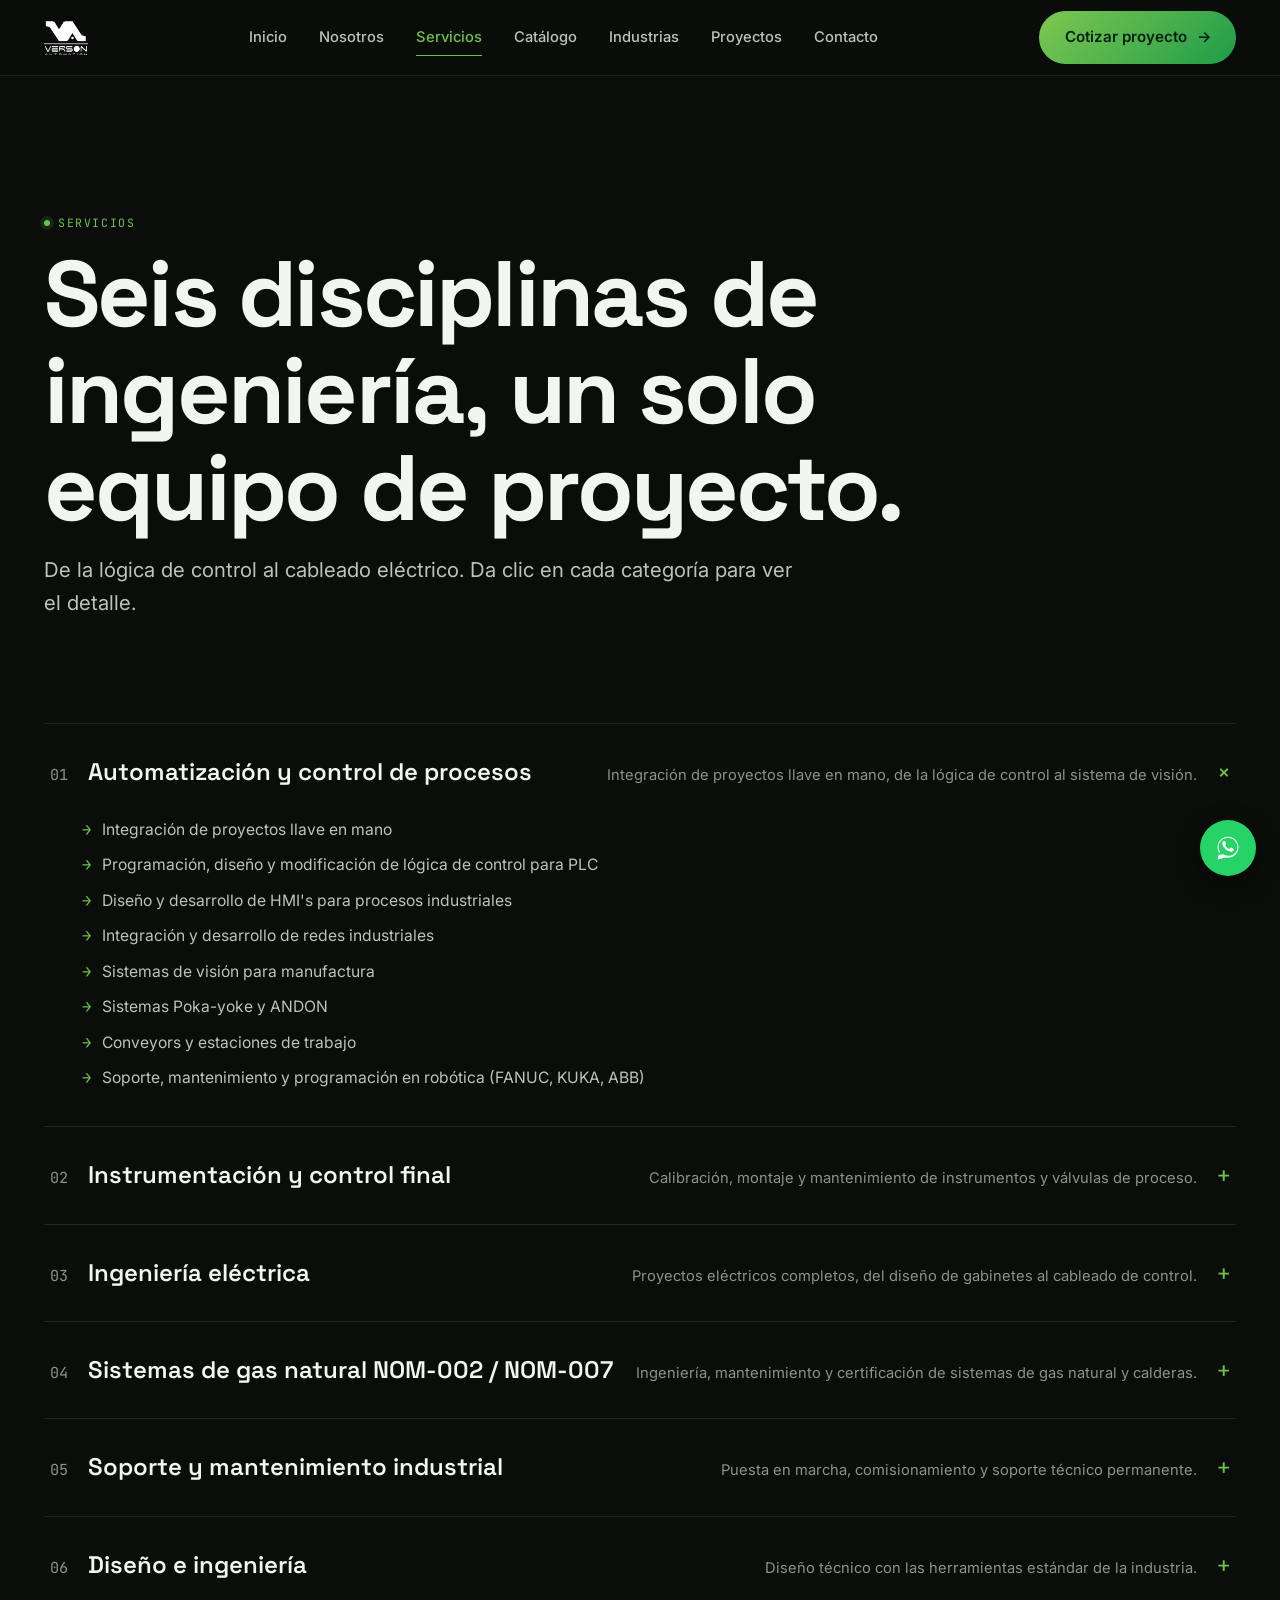
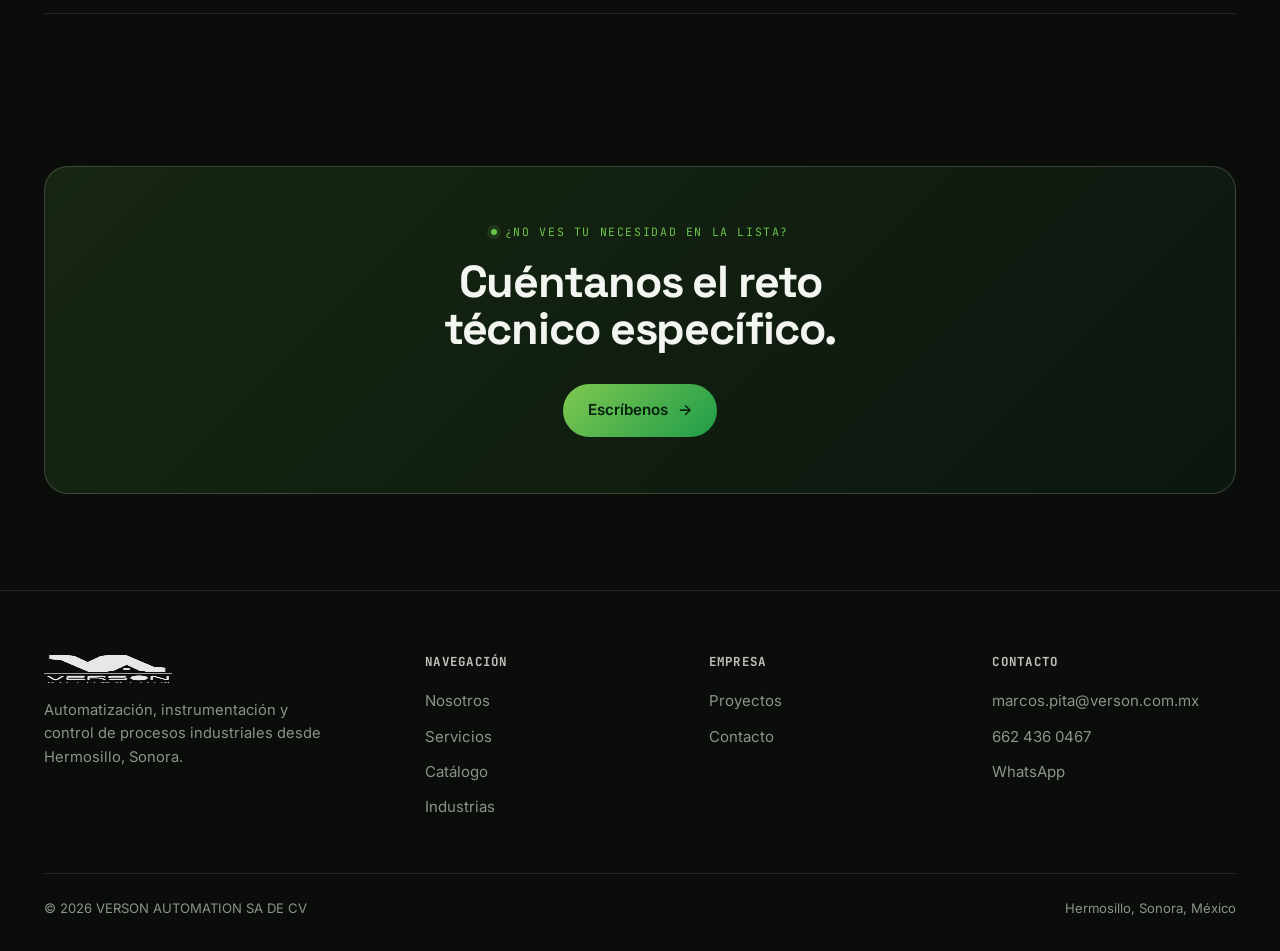
<file: servicios.html>
<!DOCTYPE html>
<html lang="es-MX">
<head>
<meta charset="UTF-8" />
<meta name="viewport" content="width=device-width, initial-scale=1.0" />
<title>Servicios | VERSON Automation — Automatización, instrumentación, eléctrico y gas natural</title>
<meta name="description" content="Automatización y control de procesos, instrumentación, ingeniería eléctrica, sistemas de gas natural NOM-002/007, soporte técnico y diseño de ingeniería en Sonora, México." />
<link rel="canonical" href="https://www.verson.com.mx/servicios" />
<meta property="og:type" content="website" />
<meta property="og:title" content="Servicios | VERSON Automation" />
<meta property="og:description" content="Automatización, instrumentación, eléctrico, gas natural NOM-002/007 y soporte técnico industrial." />
<meta property="og:url" content="https://www.verson.com.mx/servicios" />
<meta property="og:image" content="https://www.verson.com.mx/assets/img/proyecto-cableado-redes.webp" />
<meta property="og:locale" content="es_MX" />

<link rel="icon" type="image/png" sizes="32x32" href="assets/img/favicon-32.png" />
<link rel="icon" type="image/png" sizes="16x16" href="assets/img/favicon-16.png" />
<link rel="apple-touch-icon" href="assets/img/favicon-180.png" />

<link rel="preconnect" href="https://fonts.googleapis.com">
<link rel="preconnect" href="https://fonts.gstatic.com" crossorigin>
<link rel="stylesheet" href="https://fonts.googleapis.com/css2?family=Space+Grotesk:wght@500;600;700&family=Inter:wght@400;500;600;700&family=JetBrains+Mono:wght@400;500&display=swap">
<link rel="stylesheet" href="styles.css?v=20260805b" />

<script type="application/ld+json">
{
  "@context": "https://schema.org",
  "@type": [
    "Organization",
    "ProfessionalService"
  ],
  "@id": "https://www.verson.com.mx/#organization",
  "name": "VERSON AUTOMATION SA DE CV",
  "legalName": "VERSON AUTOMATION SA DE CV",
  "alternateName": "VERSON Automation",
  "url": "https://www.verson.com.mx/",
  "logo": "https://www.verson.com.mx/assets/img/logo-verson.webp",
  "image": "https://www.verson.com.mx/assets/img/equipo-verson.webp",
  "foundingDate": "2018",
  "description": "Integración de proyectos llave en mano de automatización, instrumentación, control eléctrico y sistemas de gas natural para la industria en Hermosillo, Sonora y México.",
  "address": {
    "@type": "PostalAddress",
    "streetAddress": "Ave. Lázaro Cárdenas #255",
    "addressLocality": "Hermosillo",
    "addressRegion": "Sonora",
    "postalCode": "83280",
    "addressCountry": "MX"
  },
  "telephone": "+52-662-436-0467",
  "email": "marcos.pita@verson.com.mx",
  "areaServed": [
    {
      "@type": "Country",
      "name": "Mexico"
    },
    {
      "@type": "Country",
      "name": "United States"
    }
  ],
  "contactPoint": [
    {
      "@type": "ContactPoint",
      "contactType": "sales",
      "telephone": "+52-662-436-0467",
      "email": "marcos.pita@verson.com.mx",
      "areaServed": "MX",
      "availableLanguage": [
        "es",
        "en"
      ]
    }
  ]
}
</script>
<script type="application/ld+json">
{
  "@context": "https://schema.org",
  "@type": "BreadcrumbList",
  "itemListElement": [
    {
      "@type": "ListItem",
      "position": 1,
      "name": "Inicio",
      "item": "https://www.verson.com.mx/"
    },
    {
      "@type": "ListItem",
      "position": 2,
      "name": "Servicios",
      "item": "https://www.verson.com.mx/servicios"
    }
  ]
}
</script>
</head>
<body>
<div class="scroll-progress" aria-hidden="true"><span data-scroll-progress></span></div>
<a href="#main" class="skip-link">Saltar al contenido</a>

<header class="nav">
  <div class="container">
    <a href="/" class="nav-brand">
      <img src="assets/img/logo-verson.webp" alt="VERSON Automation" width="128" height="98" />
    </a>
    <nav class="nav-links" aria-label="Principal">
      <a href="/">Inicio</a>
      <a href="nosotros">Nosotros</a>
      <a href="servicios" class="is-active">Servicios</a>
      <a href="catalogo">Catálogo</a>
      <a href="industrias">Industrias</a>
      <a href="proyectos">Proyectos</a>
      <a href="contacto">Contacto</a>
    </nav>
    <a href="contacto" class="btn btn-primary nav-cta" data-magnetic data-magnetic-strength="0.2">Cotizar proyecto <span class="btn-arrow">→</span></a>
    <button class="nav-toggle" aria-label="Abrir menú" aria-expanded="false">
      <span></span><span></span><span></span>
    </button>
  </div>
</header>

<div class="mobile-menu">
  <a href="/">Inicio</a>
  <a href="nosotros">Nosotros</a>
  <a href="servicios">Servicios</a>
  <a href="catalogo">Catálogo</a>
  <a href="industrias">Industrias</a>
  <a href="proyectos">Proyectos</a>
  <a href="contacto">Contacto</a>
  <a href="contacto" class="btn btn-primary">Cotizar proyecto →</a>
</div>

<main id="main">

  <section class="page-hero">
    <div class="container">
      <p class="kicker">Servicios</p>
      <h1 style="margin-top:0.75rem;" data-split="words">Seis disciplinas de ingeniería, un solo equipo de proyecto.</h1>
      <p class="lede" style="margin-top:1rem;">De la lógica de control al cableado eléctrico. Da clic en cada categoría para ver el detalle.</p>
    </div>
  </section>

  <section class="section-tight">
    <div class="container">
      <div data-services><div class="service-row" id="automatizacion"><button class="service-row-head" aria-expanded="false"><span class="service-row-num">01</span><span class="service-row-title">Automatización y control de procesos</span><span class="service-row-summary">Integración de proyectos llave en mano, de la lógica de control al sistema de visión.</span><span class="service-row-plus">+</span></button><div class="service-row-body"><ul class="service-row-list"><li>Integración de proyectos llave en mano</li><li>Programación, diseño y modificación de lógica de control para PLC</li><li>Diseño y desarrollo de HMI&#39;s para procesos industriales</li><li>Integración y desarrollo de redes industriales</li><li>Sistemas de visión para manufactura</li><li>Sistemas Poka-yoke y ANDON</li><li>Conveyors y estaciones de trabajo</li><li>Soporte, mantenimiento y programación en robótica (FANUC, KUKA, ABB)</li></ul></div></div><div class="service-row" id="instrumentacion"><button class="service-row-head" aria-expanded="false"><span class="service-row-num">02</span><span class="service-row-title">Instrumentación y control final</span><span class="service-row-summary">Calibración, montaje y mantenimiento de instrumentos y válvulas de proceso.</span><span class="service-row-plus">+</span></button><div class="service-row-body"><ul class="service-row-list"><li>Montaje y puesta a punto de equipos de instrumentación</li><li>Calibración de instrumentos y válvulas de control</li><li>Mantenimiento de instrumentación y elementos de control final</li><li>Montaje y puesta en marcha de válvulas de control</li><li>Asesoría y dimensionamiento de instrumentación y válvulas</li><li>Instalación de equipos de monitoreo y control en química</li></ul></div></div><div class="service-row" id="electrico"><button class="service-row-head" aria-expanded="false"><span class="service-row-num">03</span><span class="service-row-title">Ingeniería eléctrica</span><span class="service-row-summary">Proyectos eléctricos completos, del diseño de gabinetes al cableado de control.</span><span class="service-row-plus">+</span></button><div class="service-row-body"><ul class="service-row-list"><li>Proyectos eléctricos integrales</li><li>Tendido de cableado eléctrico y de control</li><li>Diseño y armado de gabinetes de control</li><li>Diseño de hardware y software de control</li><li>Desarrollo e implementación de proyectos eléctricos</li></ul></div></div><div class="service-row" id="gas-natural"><button class="service-row-head" aria-expanded="false"><span class="service-row-num">04</span><span class="service-row-title">Sistemas de gas natural NOM-002 / NOM-007</span><span class="service-row-summary">Ingeniería, mantenimiento y certificación de sistemas de gas natural y calderas.</span><span class="service-row-plus">+</span></button><div class="service-row-body"><ul class="service-row-list"><li>Desarrollo de ingeniería y construcción de sistemas de gas natural</li><li>Mantenimiento de sistemas de gas natural</li><li>Certificación de verificación y dictámenes avalados ante la EMA</li><li>Refaccionamiento de sistemas de gas natural</li><li>Venta e instalación de calderas de vapor, mantenimiento y refaccionamiento</li></ul></div></div><div class="service-row" id="soporte"><button class="service-row-head" aria-expanded="false"><span class="service-row-num">05</span><span class="service-row-title">Soporte y mantenimiento industrial</span><span class="service-row-summary">Puesta en marcha, comisionamiento y soporte técnico permanente.</span><span class="service-row-plus">+</span></button><div class="service-row-body"><ul class="service-row-list"><li>Puesta en marcha y comisionamiento</li><li>Soporte técnico en automatización, instrumentación y eléctrico</li><li>Mantenimientos programados y apoyo en paro de planta</li><li>Puesta en servicio de equipos químico-analíticos</li><li>Limpieza de sistemas de ósmosis inversa, CDI y condensadores</li><li>Soporte y mantenimiento a sistemas de TI</li><li>Soporte 24/7</li></ul></div></div><div class="service-row" id="diseno"><button class="service-row-head" aria-expanded="false"><span class="service-row-num">06</span><span class="service-row-title">Diseño e ingeniería</span><span class="service-row-summary">Diseño técnico con las herramientas estándar de la industria.</span><span class="service-row-plus">+</span></button><div class="service-row-body"><ul class="service-row-list"><li>AutoCAD</li><li>SolidWorks</li><li>LabVIEW</li><li>Programación de PLC: Siemens, Allen-Bradley, Telemecanique, Omron</li></ul></div></div></div>
    </div>
  </section>

  <section class="section">
    <div class="container">
      <div class="cta-band" data-reveal>
        <p class="kicker" style="justify-content:center;display:flex;">¿No ves tu necesidad en la lista?</p>
        <h2 style="margin-top:1rem;">Cuéntanos el reto técnico específico.</h2>
        <a href="contacto" class="btn btn-primary">Escríbenos <span class="btn-arrow">→</span></a>
      </div>
    </div>
  </section>

</main>

<footer class="footer">
  <div class="container">
    <div class="footer-grid">
      <div>
        <div class="footer-brand">
          <img src="assets/img/logo-verson.webp" alt="VERSON Automation" width="128" height="98" />
        </div>
        <p style="max-width:32ch;font-size:0.92rem;">Automatización, instrumentación y control de procesos industriales desde Hermosillo, Sonora.</p>
      </div>
      <div>
        <h4>Navegación</h4>
        <a href="nosotros">Nosotros</a>
        <a href="servicios">Servicios</a>
        <a href="catalogo">Catálogo</a>
        <a href="industrias">Industrias</a>
      </div>
      <div>
        <h4>Empresa</h4>
        <a href="proyectos">Proyectos</a>
        <a href="contacto">Contacto</a>
      </div>
      <div>
        <h4>Contacto</h4>
        <a href="mailto:marcos.pita@verson.com.mx">marcos.pita@verson.com.mx</a>
        <a href="tel:+526624360467">662 436 0467</a>
        <a href="https://wa.me/526341081686" target="_blank" rel="noopener">WhatsApp</a>
      </div>
    </div>
    <div class="footer-bottom">
      <span>© <span data-year></span> VERSON AUTOMATION SA DE CV</span>
      <span>Hermosillo, Sonora, México</span>
    </div>
  </div>
</footer>

<a class="whatsapp-float" href="https://wa.me/526341081686?text=Hola%2C%20me%20gustar%C3%ADa%20cotizar%20un%20proyecto%20con%20VERSON%20Automation." target="_blank" rel="noopener" aria-label="Escribir por WhatsApp para cotizar">
  <svg viewBox="0 0 32 32" fill="currentColor" aria-hidden="true"><path d="M16.001 3C9.373 3 4 8.373 4 15c0 2.362.687 4.564 1.872 6.418L4 29l7.79-1.84A11.94 11.94 0 0 0 16.001 27C22.63 27 28 21.627 28 15S22.63 3 16.001 3zm0 21.75c-1.98 0-3.85-.55-5.44-1.5l-.39-.23-4.62 1.09 1.14-4.5-.25-.4A9.7 9.7 0 0 1 5.25 15c0-5.93 4.82-10.75 10.75-10.75S26.75 9.07 26.75 15 21.93 24.75 16 24.75zm5.9-8.14c-.32-.16-1.9-.94-2.2-1.05-.3-.11-.51-.16-.73.16-.22.32-.84 1.05-1.03 1.27-.19.22-.38.24-.7.08-.32-.16-1.35-.5-2.57-1.59-.95-.85-1.59-1.9-1.78-2.22-.19-.32-.02-.49.14-.65.14-.14.32-.38.48-.57.16-.19.21-.32.32-.54.11-.22.05-.4-.03-.57-.08-.16-.73-1.76-1-2.41-.26-.63-.53-.54-.73-.55h-.62c-.22 0-.57.08-.86.4-.3.32-1.13 1.1-1.13 2.7 0 1.6 1.16 3.14 1.32 3.36.16.22 2.29 3.5 5.55 4.91.78.34 1.38.54 1.86.69.78.25 1.49.21 2.05.13.63-.09 1.9-.78 2.17-1.53.27-.75.27-1.4.19-1.53-.08-.13-.29-.21-.61-.37z"/></svg>
</a>
<script defer src="lib/gsap.min.js"></script>
<script defer src="lib/ScrollTrigger.min.js"></script>
<script defer src="lib/manifest.js?v=20260805"></script>
<script defer src="main.js?v=20260805c"></script>
</body>
</html>
</file>
<file: styles.css>
/* =============================================================
   1. Tokens
   ============================================================= */
:root {
  --bg:        #0a0d0a;
  --bg-2:      #10140f;
  --bg-card:   #141a13;
  --bg-card-2: #1a2118;
  --ink:       #f2f5f0;
  --ink-soft:  rgba(242,245,240,0.78);
  --mute:      #8a948a;
  --line:      rgba(242,245,240,0.10);
  --line-strong: rgba(242,245,240,0.18);

  --lima:      #7ec850;
  --esmeralda: #1f9c4a;
  --accent:    #6dc24a;
  --accent-2:  #1f9c4a;
  --accent-soft: rgba(109,194,74,0.14);

  --gradient-1: #6dc24a;
  --gradient-2: #1f9c4a;
  --gradient-3: #164a2e;
  --gradient-4: #0a0d0a;

  --font-display: "Space Grotesk", "Inter", sans-serif;
  --font-body: "Inter", sans-serif;
  --font-mono: "JetBrains Mono", ui-monospace, monospace;

  --ease-out:  cubic-bezier(0.16, 1, 0.3, 1);
  --ease-in:   cubic-bezier(0.7, 0, 0.84, 0);
  --ease-soft: cubic-bezier(0.25, 0.46, 0.45, 0.94);

  --nav-h: 76px;
  --container: 1240px;
}

/* =============================================================
   2. Reset & base
   ============================================================= */
*, *::before, *::after { box-sizing: border-box; margin: 0; }
html {
  -webkit-text-size-adjust: 100%;
  tab-size: 2;
  scroll-behavior: smooth;
  scroll-padding-top: var(--nav-h);
}
body {
  font-family: var(--font-body);
  background: var(--bg);
  color: var(--ink);
  font-size: 16px;
  line-height: 1.6;
  -webkit-font-smoothing: antialiased;
  text-rendering: optimizeLegibility;
  overflow-x: clip;
  overscroll-behavior-y: none;
}
img, svg, video { display: block; max-width: 100%; }
img { height: auto; }
button { font: inherit; color: inherit; cursor: pointer; border: 0; background: none; }
a { color: inherit; text-decoration: none; }
ul { list-style: none; padding: 0; }
p { text-wrap: pretty; }
h1, h2, h3, h4 { text-wrap: balance; line-height: 1.05; letter-spacing: -0.02em; font-family: var(--font-display); }
::selection { background: var(--accent); color: #06210f; }

:focus-visible {
  outline: 2px solid var(--accent);
  outline-offset: 3px;
  border-radius: 4px;
}

@media (prefers-reduced-motion: reduce) {
  html { scroll-behavior: auto; }
}

/* =============================================================
   3. Utilities
   ============================================================= */
.container {
  width: 100%;
  max-width: var(--container);
  margin-inline: auto;
  padding-inline: 1.5rem;
}
.skip-link {
  position: fixed; top: -100px; left: 1rem;
  padding: .6rem 1rem; background: var(--ink); color: var(--bg);
  z-index: 9999; border-radius: 8px; font-weight: 600;
}
.skip-link:focus { top: 1rem; }

.kicker {
  font-family: var(--font-mono);
  font-size: 0.72rem;
  letter-spacing: 0.14em;
  text-transform: uppercase;
  color: var(--accent);
  display: inline-flex;
  align-items: center;
  gap: 0.5rem;
}
.kicker::before {
  content: "";
  width: 6px; height: 6px;
  border-radius: 50%;
  background: var(--accent);
  box-shadow: 0 0 0 4px var(--accent-soft);
}

.section { position: relative; padding: 6rem 0; }
.section-tight { padding: 3.5rem 0; }
.section-head { max-width: 640px; margin-bottom: 3rem; }
.section-head h2 { font-size: clamp(1.8rem, 3.4vw, 2.6rem); margin-top: 0.75rem; }
.section-head p { color: var(--ink-soft); margin-top: 1rem; font-size: 1.05rem; }

.reveal { opacity: 0; transform: translateY(28px); transition: opacity .8s var(--ease-out), transform .8s var(--ease-out); }
.reveal.is-visible { opacity: 1; transform: none; }
.reveal[data-split] { opacity: 1; transform: none; }

.eyebrow-line {
  height: 1px;
  background: linear-gradient(90deg, var(--accent), transparent);
  margin: 1.5rem 0;
}

/* =============================================================
   4. Typography
   ============================================================= */
h1 { font-size: clamp(2.8rem, 7.6vw, 5.8rem); letter-spacing: -0.03em; }
h2 { font-size: clamp(1.9rem, 3.6vw, 2.8rem); letter-spacing: -0.025em; }
h3 { font-size: clamp(1.2rem, 1.9vw, 1.45rem); letter-spacing: -0.015em; }

.section-num-ghost {
  position: absolute;
  top: -0.5em;
  right: 0;
  font-family: var(--font-mono);
  font-size: clamp(5rem, 12vw, 9rem);
  font-weight: 500;
  color: transparent;
  -webkit-text-stroke: 1px var(--line-strong);
  line-height: 1;
  pointer-events: none;
  z-index: 0;
  user-select: none;
}
.lede { font-size: clamp(1.05rem, 1.6vw, 1.3rem); color: var(--ink-soft); max-width: 62ch; }

/* =============================================================
   5. Components
   ============================================================= */

/* --- Buttons --- */
.btn {
  display: inline-flex; align-items: center; gap: 0.6rem;
  padding: 0.9rem 1.6rem;
  border-radius: 999px;
  font-weight: 600;
  font-size: 0.95rem;
  transition: transform .35s var(--ease-out), background .35s var(--ease-out), color .35s var(--ease-out), border-color .35s var(--ease-out);
  white-space: nowrap;
}
.btn-primary {
  background: linear-gradient(135deg, var(--lima), var(--esmeralda));
  color: #06210f;
}
.btn-primary:hover { transform: translateY(-2px); filter: brightness(1.08); }
.btn-ghost {
  border: 1px solid var(--line-strong);
  color: var(--ink);
}
.btn-ghost:hover { border-color: var(--accent); color: var(--accent); transform: translateY(-2px); }
.btn-arrow { transition: transform .3s var(--ease-out); }
.btn:hover .btn-arrow { transform: translateX(3px); }

/* --- Nav --- */
.nav {
  position: sticky; top: 0; z-index: 100;
  height: var(--nav-h);
  display: flex; align-items: center;
  background: rgba(10,13,10,0.72);
  backdrop-filter: blur(14px) saturate(140%);
  -webkit-backdrop-filter: blur(14px) saturate(140%);
  border-bottom: 1px solid var(--line);
}
.nav .container { display: flex; align-items: center; justify-content: space-between; gap: 1rem; }
.nav-brand { display: flex; align-items: center; gap: 0.65rem; }
.nav-brand img { height: 34px; width: auto; filter: brightness(0) invert(1); }
.nav-brand span { font-family: var(--font-mono); font-size: 0.82rem; letter-spacing: 0.08em; color: var(--ink-soft); }
.nav-links { display: none; align-items: center; gap: 2rem; }
.nav-links a {
  font-size: 0.92rem; font-weight: 500; color: var(--ink-soft);
  position: relative; padding: 0.3rem 0;
}
.nav-links a::after {
  content: ""; position: absolute; left: 0; bottom: -2px;
  width: 0; height: 1px; background: var(--accent);
  transition: width .3s var(--ease-out);
}
.nav-links a:hover { color: var(--ink); }
.nav-links a:hover::after, .nav-links a.is-active::after { width: 100%; }
.nav-links a.is-active { color: var(--accent); }
.nav-cta { display: none; }
.nav-toggle {
  display: flex; flex-direction: column; gap: 5px;
  padding: 0.5rem;
}
.nav-toggle span { width: 22px; height: 2px; background: var(--ink); transition: transform .3s var(--ease-out), opacity .3s var(--ease-out); }
.nav-toggle.is-open span:nth-child(1) { transform: translateY(7px) rotate(45deg); }
.nav-toggle.is-open span:nth-child(2) { opacity: 0; }
.nav-toggle.is-open span:nth-child(3) { transform: translateY(-7px) rotate(-45deg); }

.mobile-menu {
  position: fixed; inset: var(--nav-h) 0 0 0; z-index: 99;
  background: var(--bg);
  display: flex; flex-direction: column; gap: 0;
  padding: 1rem 1.5rem 2rem;
  transform: translateY(-8px);
  opacity: 0;
  pointer-events: none;
  transition: opacity .35s var(--ease-out), transform .35s var(--ease-out);
  overflow-y: auto;
}
.mobile-menu.is-open { opacity: 1; transform: none; pointer-events: auto; }
.mobile-menu a {
  padding: 1.1rem 0;
  border-bottom: 1px solid var(--line);
  font-size: 1.15rem; font-weight: 600;
}
.mobile-menu .btn { margin-top: 1.5rem; align-self: flex-start; }

@media (min-width: 960px) {
  .nav-links { display: flex; }
  .nav-cta { display: inline-flex; }
  .nav-toggle { display: none; }
  .mobile-menu { display: none; }
}

/* --- Cards --- */
.card {
  background: var(--bg-card);
  border: 1px solid var(--line);
  border-radius: 18px;
  padding: 1.75rem;
  transition: transform .4s var(--ease-out), border-color .4s var(--ease-out), background .4s var(--ease-out);
}
.card:hover { transform: translateY(-4px); border-color: var(--line-strong); background: var(--bg-card-2); }

.stat-card .stat-value {
  font-family: var(--font-mono);
  font-size: clamp(2rem, 4vw, 2.8rem);
  font-weight: 500;
  color: var(--accent);
}
.stat-card .stat-label { color: var(--mute); font-size: 0.9rem; margin-top: 0.4rem; }

/* --- Service rows (accordion) --- */
.service-row {
  border-top: 1px solid var(--line);
  padding: 1.75rem 0;
}
.service-row:last-child { border-bottom: 1px solid var(--line); }
.service-row-head {
  display: flex; align-items: baseline; gap: 1.25rem;
  cursor: pointer;
  width: 100%;
  text-align: left;
}
.service-row-num { font-family: var(--font-mono); color: var(--mute); font-size: 0.95rem; flex-shrink: 0; }
.service-row-title { flex: 1; font-family: var(--font-display); font-size: clamp(1.1rem, 2.2vw, 1.5rem); font-weight: 600; }
.service-row-summary { color: var(--mute); font-size: 0.92rem; display: none; }
.service-row-plus {
  font-family: var(--font-mono); font-size: 1.4rem; color: var(--accent);
  transition: transform .35s var(--ease-out);
  flex-shrink: 0;
}
.service-row.is-open .service-row-plus { transform: rotate(45deg); }
.service-row-body {
  overflow: hidden;
  max-height: 0;
  transition: max-height .5s var(--ease-out);
}
.service-row.is-open .service-row-body { max-height: 700px; }
.service-row-list {
  padding: 1.5rem 0 0.5rem 2.4rem;
  display: grid;
  gap: 0.65rem;
}
.service-row-list li {
  color: var(--ink-soft);
  font-size: 0.98rem;
  position: relative;
  padding-left: 1.2rem;
}
.service-row-list li::before {
  content: "→";
  position: absolute; left: 0; color: var(--accent);
  font-family: var(--font-mono);
}
@media (min-width: 720px) {
  .service-row-summary { display: block; }
}

/* --- Badge / tag chips --- */
.chip {
  display: inline-flex;
  padding: 0.45rem 0.9rem;
  border: 1px solid var(--line-strong);
  border-radius: 999px;
  font-size: 0.85rem;
  color: var(--ink-soft);
  font-family: var(--font-mono);
}
.chip-row { display: flex; flex-wrap: wrap; gap: 0.6rem; }

/* --- Project / catalog cards --- */
.project-card { overflow: hidden; padding: 0; }
.project-card img { aspect-ratio: 4/3; object-fit: cover; width: 100%; transition: transform .6s var(--ease-out); }
.project-card:hover img { transform: scale(1.06); }
.project-card-body { padding: 1.5rem; }
.project-card-cat { font-family: var(--font-mono); font-size: 0.75rem; color: var(--accent); text-transform: uppercase; letter-spacing: 0.06em; }
.project-card-body h3 { margin-top: 0.5rem; }
.project-card-body p { color: var(--mute); font-size: 0.92rem; margin-top: 0.6rem; }

.catalog-card ul { margin-top: 1rem; display: grid; gap: 0.55rem; }
.catalog-card li { color: var(--ink-soft); font-size: 0.92rem; padding-left: 1.1rem; position: relative; }
.catalog-card li::before { content: "·"; position: absolute; left: 0; color: var(--accent); font-weight: 700; }

.industry-card .num { font-family: var(--font-mono); color: var(--mute); font-size: 0.85rem; }

/* --- Footer --- */
.footer {
  border-top: 1px solid var(--line);
  padding: 4rem 0 2rem;
  color: var(--mute);
}
.footer-grid {
  display: grid; gap: 2.5rem;
  grid-template-columns: 1fr;
}
.footer-brand { display: flex; align-items: center; gap: 0.6rem; margin-bottom: 1rem; }
.footer-brand img { height: 28px; filter: brightness(0) invert(1); opacity: 0.9; }
.footer h4 { font-family: var(--font-mono); font-size: 0.78rem; text-transform: uppercase; letter-spacing: 0.1em; color: var(--ink-soft); margin-bottom: 1rem; }
.footer a { display: block; padding: 0.35rem 0; font-size: 0.94rem; }
.footer a:hover { color: var(--accent); }
.footer-bottom {
  margin-top: 3rem; padding-top: 1.5rem;
  border-top: 1px solid var(--line);
  display: flex; flex-wrap: wrap; gap: 1rem; justify-content: space-between;
  font-size: 0.82rem;
}
@media (min-width: 720px) {
  .footer-grid { grid-template-columns: 1.4fr 1fr 1fr 1fr; }
}

/* =============================================================
   6. Sections
   ============================================================= */

/* --- Hero --- */
.hero {
  position: relative;
  min-height: 100svh;
  display: flex; flex-direction: column; justify-content: center;
  padding-top: var(--nav-h);
  overflow: clip;
}
.hero-gradient {
  position: absolute; inset: 0; z-index: -1;
  background:
    radial-gradient(circle 620px at var(--mx, 30%) var(--my, 30%), rgba(109,194,74,0.22) 0%, transparent 60%),
    radial-gradient(circle 780px at var(--mx2, 75%) var(--my2, 70%), rgba(31,156,74,0.16) 0%, transparent 60%),
    var(--bg);
  filter: blur(20px);
  transition: background 0.4s ease;
}
.hero-grid-lines {
  position: absolute; inset: 0; z-index: -1;
  background-image:
    linear-gradient(var(--line) 1px, transparent 1px),
    linear-gradient(90deg, var(--line) 1px, transparent 1px);
  background-size: 64px 64px;
  mask-image: radial-gradient(ellipse 80% 60% at 50% 30%, black 20%, transparent 75%);
  opacity: 0.6;
}
.hero-inner { padding-block: 2rem 3rem; }
.hero-title {
  max-width: 15ch;
  margin-inline: auto;
  text-align: center;
}
.hero-title em {
  font-style: normal;
  background: linear-gradient(135deg, var(--lima), var(--esmeralda));
  -webkit-background-clip: text; background-clip: text; color: transparent;
}
.hero-sub { text-align: center; margin: 1.75rem auto 0; }
.hero-actions { display: flex; flex-wrap: wrap; justify-content: center; gap: 1rem; margin-top: 2.5rem; }
.hero-meta {
  display: flex; justify-content: center; gap: 2rem; flex-wrap: wrap;
  margin-top: 4rem; padding-top: 2rem; border-top: 1px solid var(--line);
  font-family: var(--font-mono); font-size: 0.8rem; color: var(--mute);
}

/* --- Stats strip --- */
.stats-strip {
  display: grid; grid-template-columns: repeat(2,1fr); gap: 1px;
  background: var(--line);
  border: 1px solid var(--line);
  border-radius: 18px;
  overflow: hidden;
}
.stats-strip .stat-card { background: var(--bg-card); border: 0; border-radius: 0; text-align: center; padding: 2rem 1rem; }
@media (min-width: 720px) { .stats-strip { grid-template-columns: repeat(4,1fr); } }

/* --- Grids --- */
.grid-2 { display: grid; gap: 1.5rem; grid-template-columns: 1fr; }
.grid-3 { display: grid; gap: 1.5rem; grid-template-columns: 1fr; }
.grid-4 { display: grid; gap: 1.25rem; grid-template-columns: 1fr; }
@media (min-width: 720px) {
  .grid-2 { grid-template-columns: repeat(2,1fr); }
  .grid-3 { grid-template-columns: repeat(2,1fr); }
  .grid-4 { grid-template-columns: repeat(2,1fr); }
}
@media (min-width: 1024px) {
  .grid-3 { grid-template-columns: repeat(3,1fr); }
  .grid-4 { grid-template-columns: repeat(4,1fr); }
}

/* --- Manifesto / about split --- */
.split {
  display: grid; gap: 2.5rem;
  grid-template-columns: 1fr;
  align-items: center;
}
@media (min-width: 960px) { .split { grid-template-columns: 1fr 1fr; gap: 4rem; } }
.split img { border-radius: 20px; width: 100%; object-fit: cover; }

/* --- Section halo decoration --- */
.section-halo {
  position: absolute; inset: -20% -10% -20% -10%; z-index: -1;
  background: radial-gradient(45% 45% at 50% 50%, rgba(31,156,74,0.14), transparent 72%);
  filter: blur(90px);
  pointer-events: none;
}

/* --- CTA band --- */
.cta-band {
  border-radius: 24px;
  background: linear-gradient(135deg, rgba(109,194,74,0.14), rgba(31,156,74,0.08));
  border: 1px solid var(--line-strong);
  padding: 3.5rem 2rem;
  text-align: center;
}
.cta-band h2 { max-width: 22ch; margin-inline: auto; }
.cta-band .btn-primary { margin-top: 2rem; }

/* --- 3D assembly showcase --- */
.assembly-wrap {
  position: relative;
  height: 280vh;
}
.assembly-sticky {
  position: sticky;
  top: 0;
  height: 100svh;
  overflow: clip;
  display: flex;
  align-items: center;
  justify-content: center;
  background: radial-gradient(ellipse 90% 70% at 50% 40%, #10160f 0%, var(--bg) 75%);
}
.assembly-canvas {
  position: absolute; inset: 0;
}
.assembly-canvas canvas { width: 100% !important; height: 100% !important; display: block; }
.assembly-scrim {
  position: absolute; inset: 0; z-index: 1; pointer-events: none;
  background:
    linear-gradient(180deg, rgba(10,13,10,0.75) 0%, transparent 22%, transparent 68%, rgba(10,13,10,0.85) 100%),
    radial-gradient(ellipse 60% 50% at 50% 100%, rgba(10,13,10,0.6), transparent 70%);
}
.assembly-grain { position: absolute; inset: 0; z-index: 1; opacity: 0.05; mix-blend-mode: overlay; pointer-events: none;
  background-image: url("data:image/svg+xml;utf8,<svg xmlns='http://www.w3.org/2000/svg' viewBox='0 0 200 200'><filter id='n'><feTurbulence type='fractalNoise' baseFrequency='0.9' numOctaves='3'/></filter><rect width='100%25' height='100%25' filter='url(%23n)'/></svg>");
  background-size: 220px 220px;
}
.assembly-kicker {
  position: absolute; top: 8%; left: 50%; transform: translateX(-50%);
  z-index: 2; text-align: center;
}
.assembly-label {
  position: absolute; bottom: 9%; left: 50%; transform: translateX(-50%) translateY(14px);
  z-index: 2; text-align: center; opacity: 0;
  transition: opacity .1s linear;
  padding-inline: 1.5rem;
}
.assembly-label h2 { font-size: clamp(1.5rem, 3.4vw, 2.3rem); max-width: 20ch; }
.assembly-label p { color: var(--mute); margin-top: 0.75rem; max-width: 42ch; margin-inline: auto; }
@media (max-width: 720px) {
  .assembly-wrap { height: 220vh; }
}

/* --- Page hero (subpages) --- */
.page-hero { padding: calc(var(--nav-h) + 3.5rem) 0 3rem; }
.page-hero h1 { max-width: 18ch; }

/* --- Contact page --- */
.contact-grid { display: grid; gap: 2rem; grid-template-columns: 1fr; }
@media (min-width: 960px) { .contact-grid { grid-template-columns: 1fr 1fr; } }
.contact-item { display: flex; gap: 1rem; padding: 1.25rem 0; border-bottom: 1px solid var(--line); }
.contact-item .label { font-family: var(--font-mono); font-size: 0.78rem; color: var(--mute); text-transform: uppercase; letter-spacing: 0.08em; width: 8rem; flex-shrink: 0; padding-top: 0.15rem; }
.contact-item .value { font-size: 1.05rem; }
.contact-item a:hover { color: var(--accent); }
.map-frame { border-radius: 18px; overflow: hidden; border: 1px solid var(--line); height: 340px; }
.map-frame iframe { width: 100%; height: 100%; border: 0; filter: grayscale(0.3) invert(0.92) contrast(0.9); }

/* Contact form */
.contact-form { max-width: 760px; }
.form-grid { display: grid; gap: 1.25rem; grid-template-columns: 1fr; }
@media (min-width: 720px) { .form-grid { grid-template-columns: 1fr 1fr; } }
.form-field-full { grid-column: 1 / -1; }
.form-field { display: flex; flex-direction: column; gap: 0.5rem; }
.form-field label { font-family: var(--font-mono); font-size: 0.75rem; color: var(--mute); text-transform: uppercase; letter-spacing: 0.08em; }
.form-field input, .form-field textarea {
  font-family: var(--font-body); font-size: 1rem; color: var(--ink);
  background: var(--bg-card); border: 1px solid var(--line); border-radius: 10px;
  padding: 0.85rem 1rem; resize: vertical;
  transition: border-color .3s var(--ease-out), background .3s var(--ease-out);
}
.form-field input:focus, .form-field textarea:focus { outline: none; border-color: var(--accent); background: var(--bg-card-2); }
.form-status { margin-top: 1rem; font-size: 0.92rem; min-height: 1.3em; }
.form-status.is-pending { color: var(--mute); }
.form-status.is-success { color: var(--accent); }
.form-status.is-error { color: #e0714a; }

/* Floating WhatsApp button */
.whatsapp-float {
  position: fixed; right: 1.5rem; bottom: 1.5rem; z-index: 60;
  width: 56px; height: 56px; border-radius: 50%;
  background: #25D366; color: #fff;
  display: flex; align-items: center; justify-content: center;
  box-shadow: 0 8px 24px rgba(0,0,0,0.35);
  transition: transform .3s var(--ease-out), box-shadow .3s var(--ease-out);
}
.whatsapp-float:hover { transform: translateY(-3px) scale(1.05); box-shadow: 0 12px 30px rgba(0,0,0,0.4); }
.whatsapp-float svg { width: 28px; height: 28px; }

/* =============================================================
   7. Effects
   ============================================================= */
.count-up { font-variant-numeric: tabular-nums; }

@keyframes floatY {
  0%, 100% { transform: translateY(0); }
  50% { transform: translateY(-10px); }
}

/* --- Scroll progress bar --- */
.scroll-progress {
  position: fixed; top: 0; left: 0; right: 0; height: 2px;
  z-index: 200; pointer-events: none;
}
.scroll-progress span {
  display: block; height: 100%;
  background: linear-gradient(90deg, var(--lima), var(--esmeralda));
  transform-origin: 0 0; transform: scaleX(0);
}

/* --- Split-word text reveal --- */
[data-split] .split-word {
  display: inline-block;
  opacity: 0;
  transform: translateY(0.5em);
  transition: opacity .7s var(--ease-out), transform .7s var(--ease-out);
}
[data-split].is-split-visible .split-word { opacity: 1; transform: none; }

/* --- Marquee ticker --- */
.marquee {
  overflow: hidden;
  position: relative;
  border-top: 1px solid var(--line);
  border-bottom: 1px solid var(--line);
  padding-block: 1.4rem;
}
.marquee::before, .marquee::after {
  content: ""; position: absolute; top: 0; bottom: 0; width: 90px; z-index: 2; pointer-events: none;
}
.marquee::before { left: 0; background: linear-gradient(90deg, var(--bg), transparent); }
.marquee::after { right: 0; background: linear-gradient(270deg, var(--bg), transparent); }
.marquee-track {
  display: inline-flex; gap: 3rem; white-space: nowrap; will-change: transform;
  font-family: var(--font-mono); font-size: 0.95rem; color: var(--mute);
  animation: marqueeScroll 32s linear infinite;
}
.marquee-track span { display: inline-flex; align-items: center; gap: 3rem; }
.marquee-track .dot { color: var(--accent); }
@keyframes marqueeScroll {
  from { transform: translateX(0); }
  to { transform: translateX(-50%); }
}

/* --- Tilt cards --- */
.has-tilt {
  --rx: 0deg; --ry: 0deg;
  transform: perspective(900px) rotateX(var(--rx)) rotateY(var(--ry)) translateY(0);
  transition: transform .5s var(--ease-soft), border-color .4s var(--ease-out), background .4s var(--ease-out);
}
.has-tilt:hover { transition-duration: .12s; }

/* --- Magnetic buttons --- */
.has-magnetic { display: inline-flex; position: relative; isolation: isolate; }
.magnetic-inner {
  display: inline-flex; align-items: center; justify-content: center; gap: inherit;
  will-change: transform;
  transition: transform .7s var(--ease-soft);
}

/* =============================================================
   8. Responsive helpers already inline above
   ============================================================= */

/* =============================================================
   9. Reduced motion — only intrusive
   ============================================================= */
@media (prefers-reduced-motion: reduce) {
  .hero-gradient { transition: none; }
}
</file>
